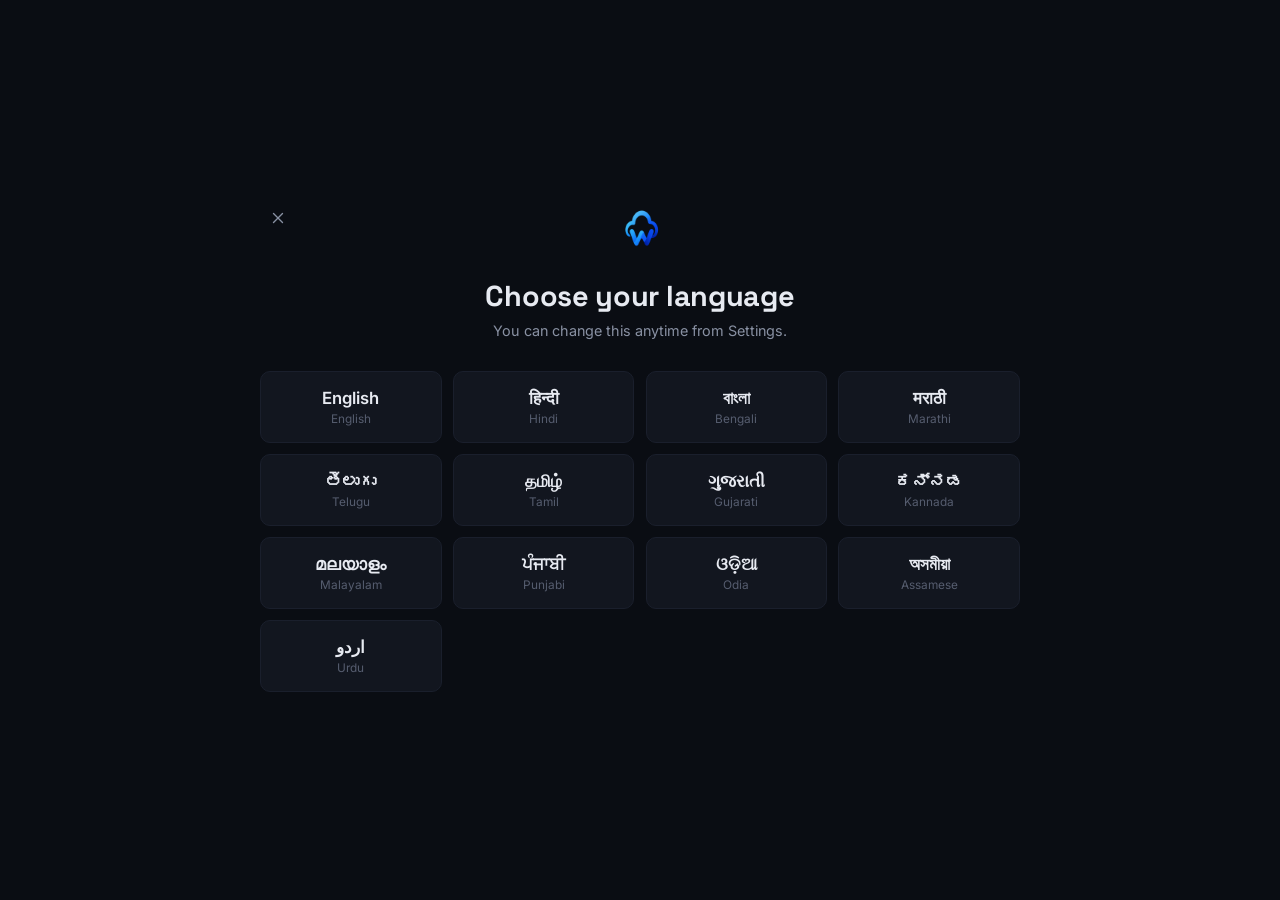
<file: index.html>
<!DOCTYPE html>
<html lang="en">
<head>
<meta charset="UTF-8">
<meta name="viewport" content="width=device-width, initial-scale=1.0, maximum-scale=1">
<title>WeatherGPT — AI Weather Intelligence & Disaster Response</title>
<link rel="icon" href="favicon.ico" sizes="any">
<link rel="icon" type="image/png" sizes="16x16" href="favicon-16x16.png">
<link rel="icon" type="image/png" sizes="32x32" href="favicon-32x32.png">
<link rel="icon" type="image/png" sizes="192x192" href="icon-192.png">
<link rel="apple-touch-icon" sizes="180x180" href="apple-touch-icon.png">
<link rel="manifest" href="manifest.json">
<meta name="theme-color" content="#0b0f14">
<meta name="description" content="Conversational weather intelligence, alerts, and emergency SOS tools that keep working with a weak connection.">
<link rel="preconnect" href="https://fonts.googleapis.com">
<link rel="preconnect" href="https://fonts.gstatic.com" crossorigin>
<link href="https://fonts.googleapis.com/css2?family=Space+Grotesk:wght@400;500;600;700&family=Inter:wght@400;500;600;700;800&family=IBM+Plex+Mono:wght@400;500;600&display=swap" rel="stylesheet">
<link rel="stylesheet" href="style.css">
</head>
<body>

<section class="view-splash" id="view-splash" aria-hidden="true">
  <div class="splash-inner">
    <img src="logo.png" alt="WeatherGPT" class="splash-logo">
    <span class="splash-name">WeatherGPT</span>
  </div>
</section>

<svg xmlns="http://www.w3.org/2000/svg" style="display:none">
<symbol id="i-satellite" viewBox="0 0 24 24"><path d="m13.5 6.5-3.148-3.148a1.205 1.205 0 0 0-1.704 0L6.352 5.648a1.205 1.205 0 0 0 0 1.704L9.5 10.5" />
  <path d="M16.5 7.5 19 5" />
  <path d="m17.5 10.5 3.148 3.148a1.205 1.205 0 0 1 0 1.704l-2.296 2.296a1.205 1.205 0 0 1-1.704 0L13.5 14.5" />
  <path d="M9 21a6 6 0 0 0-6-6" />
  <path d="M9.352 10.648a1.205 1.205 0 0 0 0 1.704l2.296 2.296a1.205 1.205 0 0 0 1.704 0l4.296-4.296a1.205 1.205 0 0 0 0-1.704l-2.296-2.296a1.205 1.205 0 0 0-1.704 0z" /></symbol>
<symbol id="i-trending-up" viewBox="0 0 24 24"><path d="M16 7h6v6" />
  <path d="m22 7-8.5 8.5-5-5L2 17" /></symbol>
<symbol id="i-compass" viewBox="0 0 24 24"><circle cx="12" cy="12" r="10" />
  <path d="m16.24 7.76-1.804 5.411a2 2 0 0 1-1.265 1.265L7.76 16.24l1.804-5.411a2 2 0 0 1 1.265-1.265z" /></symbol>
<symbol id="i-alert-triangle" viewBox="0 0 24 24"><path d="m21.73 18-8-14a2 2 0 0 0-3.48 0l-8 14A2 2 0 0 0 4 21h16a2 2 0 0 0 1.73-3" />
  <path d="M12 9v4" />
  <path d="M12 17h.01" /></symbol>
<symbol id="i-backpack" viewBox="0 0 24 24"><path d="M4 10a4 4 0 0 1 4-4h8a4 4 0 0 1 4 4v10a2 2 0 0 1-2 2H6a2 2 0 0 1-2-2z" />
  <path d="M8 10h8" />
  <path d="M8 18h8" />
  <path d="M8 22v-6a2 2 0 0 1 2-2h4a2 2 0 0 1 2 2v6" />
  <path d="M9 6V4a2 2 0 0 1 2-2h2a2 2 0 0 1 2 2v2" /></symbol>
<symbol id="i-wheat" viewBox="0 0 24 24"><path d="M2 22 16 8" />
  <path d="M3.47 12.53 5 11l1.53 1.53a3.5 3.5 0 0 1 0 4.94L5 19l-1.53-1.53a3.5 3.5 0 0 1 0-4.94Z" />
  <path d="M7.47 8.53 9 7l1.53 1.53a3.5 3.5 0 0 1 0 4.94L9 15l-1.53-1.53a3.5 3.5 0 0 1 0-4.94Z" />
  <path d="M11.47 4.53 13 3l1.53 1.53a3.5 3.5 0 0 1 0 4.94L13 11l-1.53-1.53a3.5 3.5 0 0 1 0-4.94Z" />
  <path d="M20 2h2v2a4 4 0 0 1-4 4h-2V6a4 4 0 0 1 4-4Z" />
  <path d="M11.47 17.47 13 19l-1.53 1.53a3.5 3.5 0 0 1-4.94 0L5 19l1.53-1.53a3.5 3.5 0 0 1 4.94 0Z" />
  <path d="M15.47 13.47 17 15l-1.53 1.53a3.5 3.5 0 0 1-4.94 0L9 15l1.53-1.53a3.5 3.5 0 0 1 4.94 0Z" />
  <path d="M19.47 9.47 21 11l-1.53 1.53a3.5 3.5 0 0 1-4.94 0L13 11l1.53-1.53a3.5 3.5 0 0 1 4.94 0Z" /></symbol>
<symbol id="i-footprints" viewBox="0 0 24 24"><path d="M4 16v-2.38C4 11.5 2.97 10.5 3 8c.03-2.72 1.49-6 4.5-6C9.37 2 10 3.8 10 5.5c0 3.11-2 5.66-2 8.68V16a2 2 0 1 1-4 0Z" />
  <path d="M20 20v-2.38c0-2.12 1.03-3.12 1-5.62-.03-2.72-1.49-6-4.5-6C14.63 6 14 7.8 14 9.5c0 3.11 2 5.66 2 8.68V20a2 2 0 1 0 4 0Z" />
  <path d="M16 17h4" />
  <path d="M4 13h4" /></symbol>
<symbol id="i-plane" viewBox="0 0 24 24"><path d="M17.8 19.2 16 11l3.5-3.5C21 6 21.5 4 21 3c-1-.5-3 0-4.5 1.5L13 8 4.8 6.2c-.5-.1-.9.1-1.1.5l-.3.5c-.2.5-.1 1 .3 1.3L9 12l-2 3H4l-1 1 3 2 2 3 1-1v-3l3-2 3.5 5.3c.3.4.8.5 1.3.3l.5-.2c.4-.3.6-.7.5-1.2z" /></symbol>
<symbol id="i-waves" viewBox="0 0 24 24"><path d="M2 12q2.5 2 5 0t5 0 5 0 5 0" />
  <path d="M2 19q2.5 2 5 0t5 0 5 0 5 0" />
  <path d="M2 5q2.5 2 5 0t5 0 5 0 5 0" /></symbol>
<symbol id="i-party-popper" viewBox="0 0 24 24"><path d="M5.8 11.3 2 22l10.7-3.79" />
  <path d="M4 3h.01" />
  <path d="M22 8h.01" />
  <path d="M15 2h.01" />
  <path d="M22 20h.01" />
  <path d="m22 2-2.24.75a2.9 2.9 0 0 0-1.96 3.12c.1.86-.57 1.63-1.45 1.63h-.38c-.86 0-1.6.6-1.76 1.44L14 10" />
  <path d="m22 13-.82-.33c-.86-.34-1.82.2-1.98 1.11c-.11.7-.72 1.22-1.43 1.22H17" />
  <path d="m11 2 .33.82c.34.86-.2 1.82-1.11 1.98C9.52 4.9 9 5.52 9 6.23V7" />
  <path d="M11 13c1.93 1.93 2.83 4.17 2 5-.83.83-3.07-.07-5-2-1.93-1.93-2.83-4.17-2-5 .83-.83 3.07.07 5 2Z" /></symbol>
<symbol id="i-flask-conical" viewBox="0 0 24 24"><path d="M14 2v6a2 2 0 0 0 .245.96l5.51 10.08A2 2 0 0 1 18 22H6a2 2 0 0 1-1.755-2.96l5.51-10.08A2 2 0 0 0 10 8V2" />
  <path d="M6.453 15h11.094" />
  <path d="M8.5 2h7" /></symbol>
<symbol id="i-landmark" viewBox="0 0 24 24"><path d="M10 18v-7" />
  <path d="M11.119 2.205a2 2 0 0 1 1.762 0l7.84 3.846A.5.5 0 0 1 20.5 7h-17a.5.5 0 0 1-.22-.949z" />
  <path d="M14 18v-7" />
  <path d="M18 18v-7" />
  <path d="M3 22h18" />
  <path d="M6 18v-7" /></symbol>
<symbol id="i-ambulance" viewBox="0 0 24 24"><path d="M10 10H6" />
  <path d="M14 18V6a2 2 0 0 0-2-2H4a2 2 0 0 0-2 2v11a1 1 0 0 0 1 1h2" />
  <path d="M19 18h2a1 1 0 0 0 1-1v-3.28a1 1 0 0 0-.684-.948l-1.923-.641a1 1 0 0 1-.578-.502l-1.539-3.076A1 1 0 0 0 16.382 8H14" />
  <path d="M8 8v4" />
  <path d="M9 18h6" />
  <circle cx="17" cy="18" r="2" />
  <circle cx="7" cy="18" r="2" /></symbol>
<symbol id="i-users" viewBox="0 0 24 24"><path d="M16 21v-2a4 4 0 0 0-4-4H6a4 4 0 0 0-4 4v2" />
  <path d="M16 3.128a4 4 0 0 1 0 7.744" />
  <path d="M22 21v-2a4 4 0 0 0-3-3.87" />
  <circle cx="9" cy="7" r="4" /></symbol>
<symbol id="i-lock" viewBox="0 0 24 24"><rect width="18" height="11" x="3" y="11" rx="2" ry="2" />
  <path d="M7 11V7a5 5 0 0 1 10 0v4" /></symbol>
<symbol id="i-map-pin" viewBox="0 0 24 24"><path d="M20 10c0 4.993-5.539 10.193-7.399 11.799a1 1 0 0 1-1.202 0C9.539 20.193 4 14.993 4 10a8 8 0 0 1 16 0" />
  <circle cx="12" cy="10" r="3" /></symbol>
<symbol id="i-globe" viewBox="0 0 24 24"><circle cx="12" cy="12" r="10" />
  <path d="M12 2a14.5 14.5 0 0 0 0 20 14.5 14.5 0 0 0 0-20" />
  <path d="M2 12h20" /></symbol>
<symbol id="i-home" viewBox="0 0 24 24"><path d="M15 21v-8a1 1 0 0 0-1-1h-4a1 1 0 0 0-1 1v8" />
  <path d="M3 10a2 2 0 0 1 .709-1.528l7-6a2 2 0 0 1 2.582 0l7 6A2 2 0 0 1 21 10v9a2 2 0 0 1-2 2H5a2 2 0 0 1-2-2z" /></symbol>
<symbol id="i-message-circle" viewBox="0 0 24 24"><path d="M2.992 16.342a2 2 0 0 1 .094 1.167l-1.065 3.29a1 1 0 0 0 1.236 1.168l3.413-.998a2 2 0 0 1 1.099.092 10 10 0 1 0-4.777-4.719" /></symbol>
<symbol id="i-map" viewBox="0 0 24 24"><path d="M14.106 5.553a2 2 0 0 0 1.788 0l3.659-1.83A1 1 0 0 1 21 4.619v12.764a1 1 0 0 1-.553.894l-4.553 2.277a2 2 0 0 1-1.788 0l-4.212-2.106a2 2 0 0 0-1.788 0l-3.659 1.83A1 1 0 0 1 3 19.381V6.618a1 1 0 0 1 .553-.894l4.553-2.277a2 2 0 0 1 1.788 0z" />
  <path d="M15 5.764v15" />
  <path d="M9 3.236v15" /></symbol>
<symbol id="i-bell" viewBox="0 0 24 24"><path d="M10.268 21a2 2 0 0 0 3.464 0" />
  <path d="M3.262 15.326A1 1 0 0 0 4 17h16a1 1 0 0 0 .74-1.673C19.41 13.956 18 12.499 18 8A6 6 0 0 0 6 8c0 4.499-1.411 5.956-2.738 7.326" /></symbol>
<symbol id="i-bar-chart-3" viewBox="0 0 24 24"><path d="M3 3v16a2 2 0 0 0 2 2h16" />
  <path d="M18 17V9" />
  <path d="M13 17V5" />
  <path d="M8 17v-3" /></symbol>
<symbol id="i-menu" viewBox="0 0 24 24"><path d="M4 5h16" />
  <path d="M4 12h16" />
  <path d="M4 19h16" /></symbol>
<symbol id="i-x" viewBox="0 0 24 24"><path d="M18 6 6 18" />
  <path d="m6 6 12 12" /></symbol>
<symbol id="i-mic" viewBox="0 0 24 24"><path d="M12 19v3" />
  <path d="M19 10v2a7 7 0 0 1-14 0v-2" />
  <rect x="9" y="2" width="6" height="13" rx="3" /></symbol>
<symbol id="i-send" viewBox="0 0 24 24"><path d="M14.536 21.686a.5.5 0 0 0 .937-.024l6.5-19a.496.496 0 0 0-.635-.635l-19 6.5a.5.5 0 0 0-.024.937l7.93 3.18a2 2 0 0 1 1.112 1.11z" />
  <path d="m21.854 2.147-10.94 10.939" /></symbol>
<symbol id="i-cloud-rain" viewBox="0 0 24 24"><path d="M4 14.899A7 7 0 1 1 15.71 8h1.79a4.5 4.5 0 0 1 2.5 8.242" />
  <path d="M16 14v6" />
  <path d="M8 14v6" />
  <path d="M12 16v6" /></symbol>
<symbol id="i-zap" viewBox="0 0 24 24"><path d="M15.914 4a1.5 1.5 0 00-2.474-1.561l-9 9A1.5 1.5 0 005.5 14h4.002a.5.5 0 01.471.666L8.086 20a1.5 1.5 0 002.475 1.56l9-9A1.5 1.5 0 0018.5 10h-3.997a.5.5 0 01-.472-.667z" /></symbol>
<symbol id="i-wind" viewBox="0 0 24 24"><path d="M12.8 19.6A2 2 0 1 0 14 16H2" />
  <path d="M17.5 8a2.5 2.5 0 1 1 2 4H2" />
  <path d="M9.8 4.4A2 2 0 1 1 11 8H2" /></symbol>
<symbol id="i-tent" viewBox="0 0 24 24"><path d="M3.5 21 14 3" />
  <path d="M20.5 21 10 3" />
  <path d="M15.5 21 12 15l-3.5 6" />
  <path d="M2 21h20" /></symbol>
<symbol id="i-umbrella" viewBox="0 0 24 24"><path d="M12 13v7a2 2 0 0 0 4 0" />
  <path d="M12 2v2" />
  <path d="M20.992 13a1 1 0 0 0 .97-1.274 10.284 10.284 0 0 0-19.923 0A1 1 0 0 0 3 13z" /></symbol>
<symbol id="i-activity" viewBox="0 0 24 24"><path d="M22 12h-2.48a2 2 0 0 0-1.93 1.46l-2.35 8.36a.25.25 0 0 1-.48 0L9.24 2.18a.25.25 0 0 0-.48 0l-2.35 8.36A2 2 0 0 1 4.49 12H2" /></symbol>
<symbol id="i-thermometer" viewBox="0 0 24 24"><path d="M14 4v10.54a4 4 0 1 1-4 0V4a2 2 0 0 1 4 0Z" /></symbol>
<symbol id="i-snowflake" viewBox="0 0 24 24"><path d="m10 20-1.25-2.5L6 18" />
  <path d="M10 4 8.75 6.5 6 6" />
  <path d="m14 20 1.25-2.5L18 18" />
  <path d="m14 4 1.25 2.5L18 6" />
  <path d="m17 21-3-6h-4" />
  <path d="m17 3-3 6 1.5 3" />
  <path d="M2 12h6.5L10 9" />
  <path d="m20 10-1.5 2 1.5 2" />
  <path d="M22 12h-6.5L14 15" />
  <path d="m4 10 1.5 2L4 14" />
  <path d="m7 21 3-6-1.5-3" />
  <path d="m7 3 3 6h4" /></symbol>
<symbol id="i-luggage" viewBox="0 0 24 24"><path d="M6 20a2 2 0 0 1-2-2V8a2 2 0 0 1 2-2h12a2 2 0 0 1 2 2v10a2 2 0 0 1-2 2" />
  <path d="M8 18V4a2 2 0 0 1 2-2h4a2 2 0 0 1 2 2v14" />
  <path d="M10 20h4" />
  <circle cx="16" cy="20" r="2" />
  <circle cx="8" cy="20" r="2" /></symbol>
<symbol id="i-cloud-fog" viewBox="0 0 24 24"><path d="M4 14.899A7 7 0 1 1 15.71 8h1.79a4.5 4.5 0 0 1 2.5 8.242" />
  <path d="M16 17H7" />
  <path d="M17 21H9" /></symbol>
<symbol id="i-clock" viewBox="0 0 24 24"><circle cx="12" cy="12" r="10" />
  <path d="M12 6v6l4 2" /></symbol>
<symbol id="i-bar-chart" viewBox="0 0 24 24"><path d="M5 21v-6" />
  <path d="M12 21V9" />
  <path d="M19 21V3" /></symbol>
<symbol id="i-calculator" viewBox="0 0 24 24"><rect width="16" height="20" x="4" y="2" rx="2" />
  <line x1="8" x2="16" y1="6" y2="6" />
  <line x1="16" x2="16" y1="14" y2="18" />
  <path d="M16 10h.01" />
  <path d="M12 10h.01" />
  <path d="M8 10h.01" />
  <path d="M12 14h.01" />
  <path d="M8 14h.01" />
  <path d="M12 18h.01" />
  <path d="M8 18h.01" /></symbol>
<symbol id="i-folder" viewBox="0 0 24 24"><path d="M20 20a2 2 0 0 0 2-2V8a2 2 0 0 0-2-2h-7.9a2 2 0 0 1-1.69-.9L9.6 3.9A2 2 0 0 0 7.93 3H4a2 2 0 0 0-2 2v13a2 2 0 0 0 2 2Z" /></symbol>
<symbol id="i-radio-tower" viewBox="0 0 24 24"><path d="M4.9 16.1C1 12.2 1 5.8 4.9 1.9" />
  <path d="M7.8 4.7a6.14 6.14 0 0 0-.8 7.5" />
  <circle cx="12" cy="9" r="2" />
  <path d="M16.2 4.8c2 2 2.26 5.11.8 7.47" />
  <path d="M19.1 1.9a9.96 9.96 0 0 1 0 14.1" />
  <path d="M9.5 18h5" />
  <path d="m8 22 4-11 4 11" /></symbol>
<symbol id="i-triangle-alert" viewBox="0 0 24 24"><path d="m21.73 18-8-14a2 2 0 0 0-3.48 0l-8 14A2 2 0 0 0 4 21h16a2 2 0 0 0 1.73-3" />
  <path d="M12 9v4" />
  <path d="M12 17h.01" /></symbol>
<symbol id="i-hand" viewBox="0 0 24 24"><path d="M18 11V6a2 2 0 0 0-2-2a2 2 0 0 0-2 2" />
  <path d="M14 10V4a2 2 0 0 0-2-2a2 2 0 0 0-2 2v2" />
  <path d="M10 10.5V6a2 2 0 0 0-2-2a2 2 0 0 0-2 2v8" />
  <path d="M18 8a2 2 0 1 1 4 0v6a8 8 0 0 1-8 8h-2c-2.8 0-4.5-.86-5.99-2.34l-3.6-3.6a2 2 0 0 1 2.83-2.82L7 15" /></symbol>
<symbol id="i-sun" viewBox="0 0 24 24"><circle cx="12" cy="12" r="4" />
  <path d="M12 2v2" />
  <path d="M12 20v2" />
  <path d="m4.93 4.93 1.41 1.41" />
  <path d="m17.66 17.66 1.41 1.41" />
  <path d="M2 12h2" />
  <path d="M20 12h2" />
  <path d="m6.34 17.66-1.41 1.41" />
  <path d="m19.07 4.93-1.41 1.41" /></symbol>
<symbol id="i-cloud-sun" viewBox="0 0 24 24"><path d="M12 2v2" />
  <path d="m4.93 4.93 1.41 1.41" />
  <path d="M20 12h2" />
  <path d="m19.07 4.93-1.41 1.41" />
  <path d="M15.947 12.65a4 4 0 0 0-5.925-4.128" />
  <path d="M13 22H7a5 5 0 1 1 4.9-6H13a3 3 0 0 1 0 6Z" /></symbol>
<symbol id="i-cloud" viewBox="0 0 24 24"><path d="M17.5 19H9a7 7 0 1 1 6.71-9h1.79a4.5 4.5 0 1 1 0 9Z" /></symbol>
<symbol id="i-cloud-lightning" viewBox="0 0 24 24"><path d="M6 16.326A7 7 0 1 1 15.71 8h1.79a4.5 4.5 0 0 1 .5 8.973" />
  <path d="m13 12-3 5h4l-3 5" /></symbol>
<symbol id="i-moon" viewBox="0 0 24 24"><path d="M20.985 12.486a9 9 0 1 1-9.473-9.472c.405-.022.617.46.402.803a6 6 0 0 0 8.268 8.268c.344-.215.825-.004.803.401" /></symbol>
<symbol id="i-check" viewBox="0 0 24 24"><path d="M20 6 9 17l-5-5" /></symbol>
<symbol id="i-droplet" viewBox="0 0 24 24"><path d="M12 22a7 7 0 0 0 7-7c0-2-1-3.9-3-5.5s-3.5-4-4-6.5c-.5 2.5-2 4.9-4 6.5C6 11.1 5 13 5 15a7 7 0 0 0 7 7z" /></symbol>
<symbol id="i-droplets" viewBox="0 0 24 24"><path d="M7 16.3c2.2 0 4-1.83 4-4.05 0-1.16-.57-2.26-1.71-3.19S7.29 6.75 7 5.3c-.29 1.45-1.14 2.84-2.29 3.76S3 11.1 3 12.25c0 2.22 1.8 4.05 4 4.05z" />
  <path d="M12.56 6.6A10.97 10.97 0 0 0 14 3.02c.5 2.5 2 4.9 4 6.5s3 3.5 3 5.5a6.98 6.98 0 0 1-11.91 4.97" /></symbol>
<symbol id="i-shield-check" viewBox="0 0 24 24"><path d="M20 13c0 5-3.5 7.5-7.66 8.95a1 1 0 0 1-.67-.01C7.5 20.5 4 18 4 13V6a1 1 0 0 1 1-1c2 0 4.5-1.2 6.24-2.72a1.17 1.17 0 0 1 1.52 0C14.51 3.81 17 5 19 5a1 1 0 0 1 1 1z" />
  <path d="m9 12 2 2 4-4" /></symbol>
<symbol id="i-building-2" viewBox="0 0 24 24"><path d="M10 12h4" />
  <path d="M10 8h4" />
  <path d="M14 21v-3a2 2 0 0 0-4 0v3" />
  <path d="M6 10H4a2 2 0 0 0-2 2v7a2 2 0 0 0 2 2h16a2 2 0 0 0 2-2V9a2 2 0 0 0-2-2h-2" />
  <path d="M6 21V5a2 2 0 0 1 2-2h8a2 2 0 0 1 2 2v16" /></symbol>
<symbol id="i-route" viewBox="0 0 24 24"><circle cx="6" cy="19" r="3" />
  <path d="M9 19h8.5a3.5 3.5 0 0 0 0-7h-11a3.5 3.5 0 0 1 0-7H15" />
  <circle cx="18" cy="5" r="3" /></symbol>
<symbol id="i-navigation" viewBox="0 0 24 24"><polygon points="3 11 22 2 13 21 11 13 3 11" /></symbol>
<symbol id="i-siren" viewBox="0 0 24 24"><path d="M7 18v-6a5 5 0 1 1 10 0v6" />
  <path d="M5 21a1 1 0 0 0 1 1h12a1 1 0 0 0 1-1v-1a2 2 0 0 0-2-2H7a2 2 0 0 0-2 2z" />
  <path d="M21 12h1" />
  <path d="M18.5 4.5 18 5" />
  <path d="M2 12h1" />
  <path d="M12 2v1" />
  <path d="m4.929 4.929.707.707" />
  <path d="M12 12v6" /></symbol>
<symbol id="i-check-circle" viewBox="0 0 24 24"><path d="M21.801 10A10 10 0 1 1 17 3.335" />
  <path d="m9 11 3 3L22 4" /></symbol>
<symbol id="i-chevron-down" viewBox="0 0 24 24"><path d="m6 9 6 6 6-6" /></symbol>
<symbol id="i-chevron-right" viewBox="0 0 24 24"><path d="m9 18 6-6-6-6" /></symbol>
<symbol id="i-edit-3" viewBox="0 0 24 24"><path d="M13 21h8" />
  <path d="M21.174 6.812a1 1 0 0 0-3.986-3.987L3.842 16.174a2 2 0 0 0-.5.83l-1.321 4.352a.5.5 0 0 0 .623.622l4.353-1.32a2 2 0 0 0 .83-.497z" /></symbol>
<symbol id="i-log-out" viewBox="0 0 24 24"><path d="m16 17 5-5-5-5" />
  <path d="M21 12H9" />
  <path d="M9 21H5a2 2 0 0 1-2-2V5a2 2 0 0 1 2-2h4" /></symbol>
<symbol id="i-settings" viewBox="0 0 24 24"><path d="M9.671 4.136a2.34 2.34 0 0 1 4.659 0 2.34 2.34 0 0 0 3.319 1.915 2.34 2.34 0 0 1 2.33 4.033 2.34 2.34 0 0 0 0 3.831 2.34 2.34 0 0 1-2.33 4.033 2.34 2.34 0 0 0-3.319 1.915 2.34 2.34 0 0 1-4.659 0 2.34 2.34 0 0 0-3.32-1.915 2.34 2.34 0 0 1-2.33-4.033 2.34 2.34 0 0 0 0-3.831A2.34 2.34 0 0 1 6.35 6.051a2.34 2.34 0 0 0 3.319-1.915" />
  <circle cx="12" cy="12" r="3" /></symbol>
<symbol id="i-bell-ring" viewBox="0 0 24 24"><path d="M10.268 21a2 2 0 0 0 3.464 0" />
  <path d="M22 8c0-2.3-.8-4.3-2-6" />
  <path d="M3.262 15.326A1 1 0 0 0 4 17h16a1 1 0 0 0 .74-1.673C19.41 13.956 18 12.499 18 8A6 6 0 0 0 6 8c0 4.499-1.411 5.956-2.738 7.326" />
  <path d="M4 2C2.8 3.7 2 5.7 2 8" /></symbol>
<symbol id="i-cloud-sun-rain" viewBox="0 0 24 24"><path d="M12 2v2" />
  <path d="m4.93 4.93 1.41 1.41" />
  <path d="M20 12h2" />
  <path d="m19.07 4.93-1.41 1.41" />
  <path d="M15.947 12.65a4 4 0 0 0-5.925-4.128" />
  <path d="M3 20a5 5 0 1 1 8.9-4H13a3 3 0 0 1 2 5.24" />
  <path d="M11 20v2" />
  <path d="M7 19v2" /></symbol>
<symbol id="i-circle-check-big" viewBox="0 0 24 24"><path d="M21.801 10A10 10 0 1 1 17 3.335" />
  <path d="m9 11 3 3L22 4" /></symbol>
<symbol id="i-radio" viewBox="0 0 24 24"><path d="M16.247 7.761a6 6 0 0 1 0 8.478" />
  <path d="M19.075 4.933a10 10 0 0 1 0 14.134" />
  <path d="M4.925 19.067a10 10 0 0 1 0-14.134" />
  <path d="M7.753 16.239a6 6 0 0 1 0-8.478" />
  <circle cx="12" cy="12" r="2" /></symbol>
</svg>

<section class="view" id="view-language">
  <div class="lang-gate">
    <button class="icon-btn lang-gate-back" id="langGateBack" aria-label="Back" hidden><svg class="icon-md"><use href="#i-x"></use></svg></button>
    <img src="logo.png" alt="WeatherGPT" class="lang-gate-mark">
    <h1 data-i18n="lang_gate_title">Choose your language</h1>
    <p class="lang-gate-sub" data-i18n="lang_gate_sub">You can change this anytime from Settings.</p>
    <div class="lang-grid" id="languageGrid"></div>
  </div>
</section>

<section class="view" id="view-landing">
  <header class="nav">
    <div class="brand">
      <img src="logo.png" alt="WeatherGPT" class="brand-mark">
      <span class="brand-name">WeatherGPT</span>
    </div>
    <nav class="nav-links" id="navLinks">
      <div class="nav-links-primary">
        <a href="#features" data-i18n="nav_platform">Platform</a>
        <a href="#pillars" data-i18n="nav_intelligence">Intelligence</a>
        <a href="#personas" data-i18n="nav_personas">Who it's for</a>
      </div>
      <div class="nav-links-cta">
        <button class="btn btn-ghost" id="btnNavLogin" data-i18n="nav_login">Log in</button>
        <button class="btn btn-primary" id="btnNavStart" data-i18n="nav_start">Get started</button>
      </div>
    </nav>
    <button class="icon-btn nav-hamburger" id="btnNavHamburger" aria-label="Open menu" aria-expanded="false" aria-controls="navLinks">
      <svg class="icon-md nav-hamburger-icon-menu"><use href="#i-menu"></use></svg>
      <svg class="icon-md nav-hamburger-icon-close"><use href="#i-x"></use></svg>
    </button>
  </header>

  <main class="hero">
    <div class="hero-copy">
      <p class="eyebrow" data-i18n="hero_eyebrow">Predict · Prepare · Protect · Respond</p>
      <h1><span data-i18n="hero_title_1">The weather has a lot to say.</span><br><span class="accent-text" data-i18n="hero_title_2">WeatherGPT tells you what it means for you.</span></h1>
      <p class="hero-sub" data-i18n="hero_sub">One conversational intelligence layer over radar, satellite, lightning, hydrology and emergency data — turning raw atmosphere into plain-language decisions for citizens, farmers, travelers, researchers and disaster command centres.</p>
      <div class="hero-actions">
        <button class="btn btn-primary btn-lg" id="btnHeroStart" data-i18n="hero_cta_start">Start with WeatherGPT</button>
        <button class="btn btn-outline btn-lg" id="btnHeroDemo" data-i18n="hero_cta_demo">What is WeatherGPT? ↓</button>
      </div>
      <div class="hero-trust">
        <div><strong>4</strong><span data-i18n="hero_trust_1">Intelligence pillars</span></div>
        <div><strong>18+</strong><span data-i18n="hero_trust_2">User personas</span></div>
        <div><strong>24/7</strong><span data-i18n="hero_trust_3">Mesh-resilient SOS</span></div>
      </div>
    </div>
    <div class="hero-visual" aria-hidden="true">
      <div class="radar-scope">
        <div class="radar-rings"></div>
        <div class="radar-sweep"></div>
        <div class="radar-blip b1"></div>
        <div class="radar-blip b2"></div>
        <div class="radar-blip b3"></div>
        <div class="scope-readout">
          <span id="scopeTemp">31.4°C</span>
          <small>Kolkata · Live conditions</small>
        </div>
      </div>
      <div class="hero-chips">
        <div class="hero-chip"><span class="icon-tile warn"><svg class="icon"><use href="#i-cloud-lightning"></use></svg></span> Storm cell tracked · <strong>12 min out</strong></div>
        <div class="hero-chip"><span class="icon-tile"><svg class="icon"><use href="#i-waves"></use></svg></span> Flood risk: <strong>Moderate</strong>, Ward 7</div>
        <div class="hero-chip"><span class="icon-tile safe"><svg class="icon"><use href="#i-check"></use></svg></span> Safe run window: <strong>6:10–7:20 AM</strong></div>
      </div>
    </div>
  </main>

  <section class="demo-strip" id="demoStrip">
    <div class="demo-card">
      <span class="demo-q" data-i18n="demo_question">“Should I carry an umbrella when I leave at 6?”</span>
      <span class="demo-a" data-i18n="demo_answer">Rain probability climbs to 68% after 5:40 PM near you — pack it, and leave 10 minutes earlier to beat the heaviest band.</span>
    </div>
  </section>

  <section class="section" id="pillars">
    <h2 class="section-title" data-i18n="pillars_title">Four inseparable pillars</h2>
    <p class="section-sub" data-i18n="pillars_sub">Every feature in WeatherGPT lives inside one of these — from a citizen's umbrella question to a command centre's rescue route.</p>
    <div class="pillars-grid">
      <div class="pillar-card">
        <div class="icon-tile lg"><svg class="icon-lg"><use href="#i-satellite"></use></svg></div>
        <h3 data-i18n="pillar_weather_title">Weather Intelligence</h3>
        <p data-i18n="pillar_weather_desc">Real-time observations, forecasts, radar, satellite and environmental conditions — accessible by conversation.</p>
      </div>
      <div class="pillar-card">
        <div class="icon-tile lg"><svg class="icon-lg"><use href="#i-trending-up"></use></svg></div>
        <h3 data-i18n="pillar_predictive_title">Predictive Intelligence</h3>
        <p data-i18n="pillar_predictive_desc">NWP fusion, nowcasting, thunderstorm and lightning tracking, heavy-rainfall and inundation probability.</p>
      </div>
      <div class="pillar-card">
        <div class="icon-tile lg"><svg class="icon-lg"><use href="#i-compass"></use></svg></div>
        <h3 data-i18n="pillar_impact_title">Impact Intelligence</h3>
        <p data-i18n="pillar_impact_desc">Exposure, infrastructure effects, cascading hazard chains, route, shelter and resource implications.</p>
      </div>
      <div class="pillar-card">
        <div class="icon-tile lg warn"><svg class="icon-lg"><use href="#i-alert-triangle"></use></svg></div>
        <h3 data-i18n="pillar_response_title">Response Intelligence</h3>
        <p data-i18n="pillar_response_desc">Alerts, command dashboards, mesh-resilient SOS, incident prioritization and rescue routing.</p>
      </div>
    </div>
  </section>

  <section class="section" id="features">
    <h2 class="section-title" data-i18n="features_title">One assistant, every kind of weather question</h2>
    <div class="feature-grid">
      <div class="feature-card"><h4 data-i18n="feature_conversational_title">Conversational core</h4><p data-i18n="feature_conversational_desc">Ask naturally, in text or voice, in English or regional languages. Follow-up questions carry context.</p></div>
      <div class="feature-card"><h4 data-i18n="feature_nowcasting_title">Nowcasting</h4><p data-i18n="feature_nowcasting_desc">15/30/60/120-minute thunderstorm, lightning and rainfall projections with confidence bands.</p></div>
      <div class="feature-card"><h4 data-i18n="feature_flood_title">Flood & inundation</h4><p data-i18n="feature_flood_desc">Rainfall + terrain + drainage + river level fusion to estimate extent, depth and time-to-impact.</p></div>
      <div class="feature-card"><h4 data-i18n="feature_cascading_title">Cascading risk</h4><p data-i18n="feature_cascading_desc">Cyclone → rainfall → flood → road blockage → power/network loss, modeled as a live graph.</p></div>
      <div class="feature-card"><h4 data-i18n="feature_mesh_title">Mesh SOS</h4><p data-i18n="feature_mesh_desc">Battery-aware emergency signalling that relays through nearby devices when networks fail.</p></div>
      <div class="feature-card"><h4 data-i18n="feature_command_title">Command centre</h4><p data-i18n="feature_command_desc">Hazard, impact, incident and resource views for authorized disaster-management officers.</p></div>
    </div>
  </section>

  <section class="section" id="personas">
    <h2 class="section-title" data-i18n="personas_title">Built for every persona in the chain</h2>
    <div class="persona-row">
      <span class="persona-pill"><svg class="icon"><use href="#i-backpack"></use></svg> Student / commuter</span>
      <span class="persona-pill"><svg class="icon"><use href="#i-wheat"></use></svg> Farmer</span>
      <span class="persona-pill"><svg class="icon"><use href="#i-footprints"></use></svg> Runner</span>
      <span class="persona-pill"><svg class="icon"><use href="#i-plane"></use></svg> Traveler</span>
      <span class="persona-pill"><svg class="icon"><use href="#i-waves"></use></svg> Beachgoer</span>
      <span class="persona-pill"><svg class="icon"><use href="#i-party-popper"></use></svg> Event planner</span>
      <span class="persona-pill"><svg class="icon"><use href="#i-flask-conical"></use></svg> Researcher</span>
      <span class="persona-pill"><svg class="icon"><use href="#i-landmark"></use></svg> Disaster officer</span>
      <span class="persona-pill"><svg class="icon"><use href="#i-siren"></use></svg> Responder</span>
      <span class="persona-pill"><svg class="icon"><use href="#i-users"></use></svg> Parent</span>
    </div>
  </section>

  <footer class="landing-footer">
    <div class="brand"><img src="logo.png" alt="WeatherGPT" class="brand-mark small"><span class="brand-name">WeatherGPT</span></div>
    <p data-i18n="footer_tagline">Decision support, not an autonomous authority. Official warnings and dispatch remain with the relevant institution.</p>
    <p class="copyright">© 2026 WeatherGPT — Prototype interface for demonstration purposes.</p>
  </footer>
</section>

<section class="view view-auth" id="view-auth" hidden>
  <div class="auth-shell">
    <div class="auth-side">
      <div class="brand"><img src="logo.png" alt="WeatherGPT" class="brand-mark"><span class="brand-name">WeatherGPT</span></div>
      <h2 data-i18n="auth_side_title">Weather intelligence, on your terms.</h2>
      <p data-i18n="auth_side_desc">Sign in to save locations, get personalized advisories, and enable emergency SOS features.</p>
      <ul class="auth-points">
        <li><svg class="icon"><use href="#i-lock"></use></svg> <span data-i18n="auth_point_1">Your emergency data is encrypted and access-controlled</span></li>
        <li><svg class="icon"><use href="#i-map-pin"></use></svg> <span data-i18n="auth_point_2">Location used only to personalize your forecast</span></li>
        <li><svg class="icon"><use href="#i-globe"></use></svg> <span data-i18n="auth_point_3">Available in English and regional languages</span></li>
      </ul>
    </div>
    <div class="auth-panel">

            <div class="auth-step" id="step-identifier">
        <button class="auth-back" id="backToLanding" aria-label="Back">←</button>
        <h3 data-i18n="auth_welcome_title">Log in or sign up</h3>
        <p class="auth-hint" data-i18n="auth_welcome_sub">We'll send a one-time code to verify it's you — no password to remember.</p>

        <span class="field-label" data-i18n="auth_continue_as">Continue as</span>
        <div class="segmented account-type-switch" id="accountTypeSwitch">
          <button class="seg-btn active" data-account="citizen" type="button"><svg class="icon icon-sm"><use href="#i-users"></use></svg> <span data-i18n="role_citizen">Citizen</span></button>
          <button class="seg-btn" data-account="official" type="button"><svg class="icon icon-sm"><use href="#i-landmark"></use></svg> <span data-i18n="role_official">Government Official</span></button>
        </div>

                <div id="citizenAuthFields">
          <div class="segmented" id="authModeSwitch">
            <button class="seg-btn active" data-mode="phone" data-i18n="tab_phone">Phone</button>
            <button class="seg-btn" data-mode="email" data-i18n="tab_email">Email</button>
          </div>

          <label class="field" id="phoneField">
            <span data-i18n="field_mobile_number">Mobile number</span>
            <div class="input-with-prefix">
              <span class="prefix">+91</span>
              <input type="tel" id="inputPhone" inputmode="numeric" maxlength="10" placeholder="98765 43210" autocomplete="tel">
            </div>
          </label>

          <label class="field" id="emailField" hidden>
            <span data-i18n="field_email_address">Email address</span>
            <input type="email" id="inputEmail" placeholder="you@example.com" autocomplete="email">
          </label>

          <p class="field-error" id="identifierError" hidden></p>

          <button class="btn btn-primary btn-block" id="btnSendOtp" data-i18n="btn_send_otp">Send OTP</button>

          <div class="auth-divider"><span data-i18n="auth_or_continue">or continue with</span></div>
          <div class="social-row">
            <button class="btn btn-social" data-i18n="btn_social_google">Google</button>
            <button class="btn btn-social" data-i18n="btn_social_apple">Apple</button>
          </div>
          <p class="auth-legal" data-i18n="auth_legal_citizen">By continuing you agree to WeatherGPT's Terms and acknowledge the Privacy Notice, including consent settings for SOS location sharing.</p>
        </div>

                <div id="officialAuthFields" hidden>
          <label class="field">
            <span data-i18n="field_employee_id">Government Employee ID</span>
            <input type="text" id="inputEmployeeId" placeholder="e.g. WB-DM-04821" autocomplete="off">
          </label>

          <label class="field">
            <span data-i18n="field_official_email">Official email address</span>
            <input type="email" id="inputOfficialEmail" placeholder="name@nic.in" autocomplete="email">
          </label>

          <label class="field">
            <span data-i18n="field_department">Department</span>
            <select id="inputDepartment">
              <option value="Disaster Management">Disaster Management</option>
              <option value="Meteorological Department">Meteorological Department</option>
              <option value="District Administration">District Administration</option>
              <option value="Municipal Corporation">Municipal Corporation</option>
              <option value="Police">Police</option>
              <option value="Fire &amp; Emergency Services">Fire &amp; Emergency Services</option>
              <option value="NDRF / SDRF">NDRF / SDRF</option>
              <option value="Other">Other</option>
            </select>
          </label>

          <p class="field-error" id="officialIdentifierError" hidden></p>

          <button class="btn btn-primary btn-block" id="btnSendOtpOfficial" data-i18n="btn_send_verification">Send verification code</button>

          <p class="auth-legal" data-i18n="auth_legal_official">Access is limited to verified government and disaster-management accounts. Sign-in attempts are logged, and the Command Centre is only enabled after verification.</p>
        </div>
      </div>

            <div class="auth-step" id="step-otp" hidden>
        <button class="auth-back" id="backToIdentifier" aria-label="Back">←</button>
        <h3 data-i18n="otp_title" id="otpTitle">Enter the code</h3>
        <p class="auth-hint"><span id="otpHintPrefix">We sent a 6-digit code to</span> <strong id="otpDestination">+91 98765 43210</strong>. <button class="link-btn" id="btnEditDestination" data-i18n="field_edit">Edit</button></p>

        <div class="otp-row" id="otpRow">
          <input class="otp-box" maxlength="1" inputmode="numeric" autocomplete="one-time-code" data-i="0">
          <input class="otp-box" maxlength="1" inputmode="numeric" data-i="1">
          <input class="otp-box" maxlength="1" inputmode="numeric" data-i="2">
          <input class="otp-box" maxlength="1" inputmode="numeric" data-i="3">
          <input class="otp-box" maxlength="1" inputmode="numeric" data-i="4">
          <input class="otp-box" maxlength="1" inputmode="numeric" data-i="5">
        </div>
        <p class="field-error" id="otpError" hidden data-i18n="otp_no_match">That code didn't match. Try again or resend.</p>
        <p class="otp-demo-hint" data-i18n="otp_demo_hint">Prototype mode — enter any 6 digits to continue.</p>

        <button class="btn btn-primary btn-block" id="btnVerifyOtp" data-i18n="btn_verify_otp">Verify & continue</button>
        <p class="resend-row"><span data-i18n="otp_didnt_get">Didn't get it?</span> <button class="link-btn" id="btnResend" disabled><span data-i18n="otp_resend_in">Resend in</span> <span id="resendTimer">30</span>s</button></p>
      </div>

            <div class="auth-step" id="step-profile" hidden>
        <h3 id="profileTitle" data-i18n="profile_title">A couple of quick things</h3>
        <p class="auth-hint" id="profileSub" data-i18n="profile_sub">This helps us personalize your home screen. You can change all of this later.</p>

        <label class="field">
          <span data-i18n="label_name">What should we call you?</span>
          <input type="text" id="inputName" placeholder="Your name">
        </label>

        <label class="field">
          <span data-i18n="field_state_ut">State / Union Territory</span>
          <select id="inputState">
            <optgroup label="States">
              <option value="Andhra Pradesh">Andhra Pradesh</option>
              <option value="Arunachal Pradesh">Arunachal Pradesh</option>
              <option value="Assam">Assam</option>
              <option value="Bihar">Bihar</option>
              <option value="Chhattisgarh">Chhattisgarh</option>
              <option value="Goa">Goa</option>
              <option value="Gujarat">Gujarat</option>
              <option value="Haryana">Haryana</option>
              <option value="Himachal Pradesh">Himachal Pradesh</option>
              <option value="Jharkhand">Jharkhand</option>
              <option value="Karnataka">Karnataka</option>
              <option value="Kerala">Kerala</option>
              <option value="Madhya Pradesh">Madhya Pradesh</option>
              <option value="Maharashtra">Maharashtra</option>
              <option value="Manipur">Manipur</option>
              <option value="Meghalaya">Meghalaya</option>
              <option value="Mizoram">Mizoram</option>
              <option value="Nagaland">Nagaland</option>
              <option value="Odisha">Odisha</option>
              <option value="Punjab">Punjab</option>
              <option value="Rajasthan">Rajasthan</option>
              <option value="Sikkim">Sikkim</option>
              <option value="Tamil Nadu">Tamil Nadu</option>
              <option value="Telangana">Telangana</option>
              <option value="Tripura">Tripura</option>
              <option value="Uttar Pradesh">Uttar Pradesh</option>
              <option value="Uttarakhand">Uttarakhand</option>
              <option value="West Bengal" selected>West Bengal</option>
            </optgroup>
            <optgroup label="Union Territories">
              <option value="Andaman and Nicobar Islands">Andaman and Nicobar Islands</option>
              <option value="Chandigarh">Chandigarh</option>
              <option value="Dadra and Nagar Haveli and Daman and Diu">Dadra and Nagar Haveli and Daman and Diu</option>
              <option value="Delhi">Delhi (NCT)</option>
              <option value="Jammu and Kashmir">Jammu and Kashmir</option>
              <option value="Ladakh">Ladakh</option>
              <option value="Lakshadweep">Lakshadweep</option>
              <option value="Puducherry">Puducherry</option>
            </optgroup>
          </select>
        </label>

        <label class="field">
          <span data-i18n="field_city_town">City / Town</span>
          <select id="inputCity"></select>
        </label>

                <div id="citizenPersonaSection">
          <span class="field-label" data-i18n="label_role">I'm mainly here as a</span>
          <div class="role-grid" id="roleGrid">
            <button class="role-card active" type="button" data-role="citizen"><svg class="icon"><use href="#i-home"></use></svg><span data-i18n="role_citizen">Citizen</span></button>
            <button class="role-card" type="button" data-role="student"><svg class="icon"><use href="#i-backpack"></use></svg><span data-i18n="role_student">Student</span></button>
            <button class="role-card" type="button" data-role="parent"><svg class="icon"><use href="#i-users"></use></svg><span data-i18n="role_parent">Parent</span></button>
            <button class="role-card" type="button" data-role="farmer"><svg class="icon"><use href="#i-wheat"></use></svg><span data-i18n="role_farmer">Farmer</span></button>
            <button class="role-card" type="button" data-role="traveler"><svg class="icon"><use href="#i-plane"></use></svg><span data-i18n="role_traveler">Traveler</span></button>
            <button class="role-card" type="button" data-role="fitness_trainer"><svg class="icon"><use href="#i-activity"></use></svg><span data-i18n="role_fitness_trainer">Fitness Trainer</span></button>
            <button class="role-card" type="button" data-role="researcher"><svg class="icon"><use href="#i-flask-conical"></use></svg><span data-i18n="role_researcher">Researcher</span></button>
            <button class="role-card" type="button" data-role="runner"><svg class="icon"><use href="#i-footprints"></use></svg><span data-i18n="role_runner">Runner</span></button>
            <button class="role-card role-more" type="button" id="roleMoreToggle" aria-expanded="false"><svg class="icon i-chevron"><use href="#i-chevron-right"></use></svg><span id="roleMoreToggleLabel" data-i18n="role_more">More</span></button>
            <button class="role-card role-extra" type="button" data-role="beachgoer" hidden><svg class="icon"><use href="#i-waves"></use></svg><span data-i18n="role_beachgoer">Beachgoer</span></button>
            <button class="role-card role-extra" type="button" data-role="event_planner" hidden><svg class="icon"><use href="#i-party-popper"></use></svg><span data-i18n="role_event_planner">Event Planner</span></button>
            <button class="role-card role-extra" type="button" data-role="responder" hidden><svg class="icon"><use href="#i-siren"></use></svg><span data-i18n="role_responder">Responder</span></button>
          </div>
        </div>

                <div id="officialProfileSection" hidden>
          <label class="field">
            <span data-i18n="field_designation">Designation / Rank</span>
            <input type="text" id="inputDesignation" placeholder="e.g. District Disaster Management Officer">
          </label>
          <label class="field">
            <span data-i18n="field_jurisdiction">Jurisdiction / Office</span>
            <input type="text" id="inputJurisdiction" placeholder="e.g. Hooghly District Control Room">
          </label>
          <p class="auth-legal"><span data-i18n="label_department_colon">Department:</span> <strong id="officialDeptDisplay">—</strong> · <span data-i18n="official_dept_note">Command Centre access will be enabled for this account.</span></p>
        </div>

        <button class="btn btn-primary btn-block" id="btnFinishProfile" data-i18n="btn_finish_profile">Enter WeatherGPT</button>
      </div>

    </div>
  </div>
</section>

<section class="view view-app" id="view-app" hidden>
  <div class="app-shell">

        <div class="mobile-topbar">
      <button class="icon-btn" id="btnOpenSidebar" aria-label="Open menu"><svg class="icon-md"><use href="#i-menu"></use></svg></button>
      <div class="brand small"><img src="logo.png" alt="WeatherGPT" class="brand-mark small"><span class="brand-name">WeatherGPT</span></div>
      <div class="mobile-topbar-actions">
        <button class="icon-btn js-settings-trigger" id="btnSettingsMobile" aria-label="Settings" aria-haspopup="true" aria-expanded="false"><svg class="icon-md"><use href="#i-settings"></use></svg></button>
        <button class="icon-btn sos-mini" id="btnMobileSOS" aria-label="SOS">SOS</button>
      </div>
    </div>

    <div class="sidebar-scrim" id="sidebarScrim"></div>

        <aside class="sidebar" id="sidebar">
      <div class="sidebar-head">
        <div class="brand"><img src="logo.png" alt="WeatherGPT" class="brand-mark"><span class="brand-name">WeatherGPT</span></div>
        <button class="icon-btn js-settings-trigger" id="btnSettingsSidebar" aria-label="Settings" aria-haspopup="true" aria-expanded="false"><svg class="icon-md"><use href="#i-settings"></use></svg></button>
        <button class="icon-btn only-mobile" id="btnCloseSidebar" aria-label="Close menu"><svg class="icon-md"><use href="#i-x"></use></svg></button>
      </div>

      <button class="new-chat-btn" id="btnNewChat">
        <span data-i18n="side_new_chat">+ New chat</span>
      </button>

      <nav class="side-nav" id="sideNav">
        <button class="side-link active" data-view="chat"><svg class="icon"><use href="#i-message-circle"></use></svg><span data-i18n="side_chat">Chat</span></button>
        <button class="side-link" data-view="today"><svg class="icon"><use href="#i-cloud-sun"></use></svg><span data-i18n="side_forecast">Today's Forecast</span></button>
        <button class="side-link" data-view="map"><svg class="icon"><use href="#i-map"></use></svg><span data-i18n="side_map">Map & Hazards</span></button>
        <button class="side-link" data-view="alerts"><svg class="icon"><use href="#i-bell"></use></svg><span data-i18n="side_alerts">Alerts</span> <span class="badge" id="alertBadge">3</span></button>
        <button class="side-link" data-view="plan"><svg class="icon"><use href="#i-compass"></use></svg><span data-i18n="side_plan">Plan</span></button>
        <button class="side-link" data-view="climate" id="navClimate" hidden><svg class="icon"><use href="#i-bar-chart-3"></use></svg><span data-i18n="side_climate">Climate & Research</span></button>
        <button class="side-link" data-view="command" id="navCommand" hidden><svg class="icon"><use href="#i-landmark"></use></svg><span data-i18n="side_command">Command Centre</span></button>
        <button class="side-link sos-link" data-view="sos"><svg class="icon"><use href="#i-siren"></use></svg><span data-i18n="side_sos">Emergency SOS</span></button>
      </nav>

      <div class="chat-history" id="chatHistory">
        <p class="side-section-label">Recent chats</p>
        <div id="chatHistoryList"></div>
      </div>

      <button class="side-link profile-link" data-view="profile" id="profileLink">
        <span class="avatar" id="sidebarAvatar">K</span>
        <span class="profile-meta">
          <strong id="sidebarName">Guest User</strong>
          <small id="sidebarLocation">Kolkata, WB</small>
        </span>
      </button>
    </aside>

        <main class="main">

            <section class="panel" id="panel-today" hidden>
        <div class="panel-header">
          <div>
            <h1 id="homeGreeting">Good afternoon, Traveler</h1>
            <p class="muted" id="homeDate">Monday, 24 August 2026</p>
          </div>
          <div class="location-switch">
            <button class="chip-btn" id="btnLocationSwitch"><svg class="icon-sm"><use href="#i-map-pin"></use></svg> <span id="currentLocationLabel">Kolkata, West Bengal</span> <svg class="icon-sm"><use href="#i-chevron-down"></use></svg></button>
          </div>
        </div>

        <div class="hero-weather-card" id="heroWeatherCard">
          <div class="hero-weather-main">
            <div class="hwc-icon" id="hwcIcon"><svg class="icon-lg"><use href="#i-cloud-sun"></use></svg></div>
            <div>
              <div class="hwc-temp" id="hwcTemp">31°</div>
              <div class="hwc-desc" id="hwcDesc">Partly cloudy, humid</div>
              <div class="hwc-feels"><span data-i18n="home_feels_like">Feels like</span> <span id="hwcFeels">35°</span> · H:<span id="hwcHigh">33°</span> L:<span id="hwcLow">27°</span></div>
            </div>
          </div>
          <div class="hwc-grid">
            <div><small data-i18n="home_humidity">Humidity</small><strong id="hwcHumidity">78%</strong></div>
            <div><small data-i18n="home_wind">Wind</small><strong id="hwcWind">14 km/h</strong></div>
            <div><small data-i18n="home_rain_chance">Rain chance</small><strong id="hwcRain">62%</strong></div>
            <div><small data-i18n="home_uv_index">UV Index</small><strong id="hwcUv">6 · High</strong></div>
            <div><small data-i18n="home_aqi">AQI</small><strong id="hwcAqi">96 · Moderate</strong></div>
            <div><small data-i18n="home_pressure">Pressure</small><strong id="hwcPressure">1006 hPa</strong></div>
          </div>
        </div>

        <div class="section-row">
          <h3 data-i18n="home_hourly_title">Next 24 hours</h3>
        </div>
        <div class="hourly-strip" id="hourlyStrip"></div>

        <div class="section-row">
          <h3 data-i18n="home_week_title">7-day outlook</h3>
        </div>
        <div class="daily-list" id="dailyList"></div>

        <div class="section-row">
          <h3 data-i18n="home_lifestyle_title">For you today</h3>
          <span class="muted small" data-i18n="home_based_on_profile">Based on your profile</span>
        </div>
        <div class="lifestyle-grid" id="lifestyleGrid"></div>

        <div class="section-row">
          <h3 data-i18n="home_alerts_preview_title">Active alerts near you</h3>
          <button class="link-btn" data-goto="alerts"><span data-i18n="view_all">View all</span> →</button>
        </div>
        <div class="alerts-preview" id="alertsPreview"></div>
      </section>

            <section class="panel panel-chat" id="panel-chat">
        <div class="chat-container">
          <div class="chat-messages" id="chatMessages">
            <div class="chat-empty" id="chatEmpty">
              <div class="chat-empty-mark"><img src="logo.png" alt="" class="chat-empty-mark-img"></div>
              <h2 data-i18n="chat_hero_title">Ask WeatherGPT anything about the sky, the ground, or what to do next.</h2>
              <div class="suggestion-grid" id="suggestionGrid">
                <button class="suggestion-card" data-i18n="suggestion_umbrella">Will it rain on my way home at 6?</button>
                <button class="suggestion-card" data-i18n="suggestion_run">Which two hours are safest for a run today?</button>
                <button class="suggestion-card" data-i18n="suggestion_irrigate">Should I irrigate my field tomorrow morning?</button>
                <button class="suggestion-card" data-i18n="suggestion_risks">What's the weather risks in the next 3 hours?</button>
                
              </div>
            </div>
          </div>
          <div class="chat-input-wrap">
            <div class="chat-input-bar">
              <button class="icon-btn" id="btnVoice" title="Voice input" aria-label="Voice input"><svg class="icon-md"><use href="#i-mic"></use></svg></button>
              <textarea id="chatInput" placeholder="Type here" rows="1"></textarea>
              <button class="icon-btn" id="btnLangChat" title="Language" aria-label="Change language"><svg class="icon-md"><use href="#i-globe"></use></svg></button>
              <button class="send-btn" id="btnSend" aria-label="Send"><svg class="icon-sm"><use href="#i-send"></use></svg></button>
            </div>
            <p class="chat-disclaimer" data-i18n="chat_disclaimer">WeatherGPT gives decision support based on available data — always follow official warnings during active emergencies.</p>
          </div>
        </div>
      </section>

            <section class="panel" id="panel-map" hidden>
        <div class="panel-header">
          <div><h1 data-i18n="map_title">Map & Hazard Layers</h1><p class="muted">Radar, satellite, lightning, flood and SOS overlays for your region</p></div>
        </div>
        <div class="map-toolbar" id="mapToolbar">
          <button class="layer-chip active" data-layer="radar"><svg class="icon-sm"><use href="#i-cloud-rain"></use></svg> <span data-i18n="layer_radar">Radar</span></button>
          <button class="layer-chip" data-layer="lightning"><svg class="icon-sm"><use href="#i-zap"></use></svg> <span data-i18n="layer_lightning">Lightning</span></button>
          <button class="layer-chip" data-layer="flood"><svg class="icon-sm"><use href="#i-waves"></use></svg> <span data-i18n="layer_flood">Flood risk</span></button>
          <button class="layer-chip" data-layer="wind"><svg class="icon-sm"><use href="#i-wind"></use></svg> <span data-i18n="layer_wind">Wind</span></button>
          <button class="layer-chip" data-layer="sos"><svg class="icon-sm"><use href="#i-siren"></use></svg> <span data-i18n="layer_sos">SOS heatmap</span></button>
          <button class="layer-chip" data-layer="shelters"><svg class="icon-sm"><use href="#i-tent"></use></svg> <span data-i18n="layer_shelters">Shelters</span></button>
        </div>
        <div class="map-stage" id="mapStage">
          <div class="map-grid" aria-hidden="true"></div>
          <svg class="map-svg" id="mapSvg" viewBox="0 0 800 460" preserveAspectRatio="xMidYMid slice"></svg>
          <div class="map-legend" id="mapLegend"></div>
          <div class="map-time-slider">
            <span>−3h</span>
            <input type="range" min="0" max="6" value="3" id="mapTimeRange">
            <span>+3h (fcst)</span>
          </div>
        </div>
        <div class="map-side-panel" id="mapSidePanel">
          <h4 data-i18n="map_layer_detail_title">Layer detail</h4>
          <p id="mapDetailText">Radar shows a moderate-to-heavy rain band moving northeast at ~18 km/h, expected to reach central districts within 40 minutes.</p>
        </div>
      </section>

            <section class="panel" id="panel-alerts" hidden>
        <div class="panel-header">
          <div><h1 data-i18n="alerts_title">Alerts & Warnings</h1><p class="muted" data-i18n="alerts_sub">Official warnings, watches and personalized advisories</p></div>
        </div>
        <div class="tabs" id="alertTabs">
          <button class="tab active" data-filter="all" data-i18n="tab_all">All</button>
          <button class="tab" data-filter="warning" data-i18n="tab_warnings">Warnings</button>
          <button class="tab" data-filter="watch" data-i18n="tab_watches">Watches</button>
          <button class="tab" data-filter="advisory" data-i18n="tab_advisories">Advisories</button>
        </div>
        <div class="alert-list" id="alertList"></div>
      </section>

            <section class="panel" id="panel-plan" hidden>
        <div class="panel-header">
          <div><h1 data-i18n="plan_title">Plan</h1><p class="muted" data-i18n="plan_sub">Weather-aware tools for travel, farming, fitness and events</p></div>
        </div>
        <div class="tool-tabs" id="toolTabs">
          <button class="tool-tab active" data-tool="travel"><svg class="icon-sm"><use href="#i-plane"></use></svg> <span data-i18n="tab_travel">Travel</span></button>
          <button class="tool-tab" data-tool="agri"><svg class="icon-sm"><use href="#i-wheat"></use></svg> <span data-i18n="tab_agri">Agriculture</span></button>
          <button class="tool-tab" data-tool="fitness"><svg class="icon-sm"><use href="#i-footprints"></use></svg> <span data-i18n="tab_fitness">Fitness</span></button>
          <button class="tool-tab" data-tool="event"><svg class="icon-sm"><use href="#i-party-popper"></use></svg> <span data-i18n="tab_event">Event</span></button>
          <button class="tool-tab" data-tool="marine"><svg class="icon-sm"><use href="#i-waves"></use></svg> <span data-i18n="tab_marine">Marine</span></button>
        </div>

        <div class="tool-panel" id="tool-travel">
          <div class="tool-form">
            <label class="field"><span data-i18n="field_destination">Destination</span><input type="text" id="travelDest" placeholder="e.g. Mumbai" value="Mumbai"></label>
            <label class="field"><span data-i18n="field_travel_date">Travel date</span><input type="date" id="travelDate"></label>
            <button class="btn btn-primary" id="btnCheckTravel" data-i18n="btn_check_travel">Check destination weather</button>
          </div>
          <div class="tool-result" id="travelResult"></div>
        </div>

        <div class="tool-panel" id="tool-agri" hidden>
          <div class="tool-form">
            <label class="field"><span data-i18n="field_crop">Crop</span>
              <select id="agriCrop"><option>Rice (paddy)</option><option>Wheat</option><option>Vegetables</option><option>Sugarcane</option></select>
            </label>
            <label class="field"><span data-i18n="field_field_location">Field location</span><input type="text" id="agriLoc" value="Hooghly, West Bengal"></label>
            <button class="btn btn-primary" id="btnCheckAgri" data-i18n="btn_check_irrigation">Get irrigation guidance</button>
          </div>
          <div class="tool-result" id="agriResult"></div>
        </div>

        <div class="tool-panel" id="tool-fitness" hidden>
          <div class="tool-form">
            <label class="field"><span data-i18n="field_activity">Activity</span>
              <select id="fitnessActivity"><option>Running</option><option>Cycling</option><option>Outdoor gym</option><option>Walking</option></select>
            </label>
            <button class="btn btn-primary" id="btnCheckFitness" data-i18n="btn_find_safe_window">Find safest window</button>
          </div>
          <div class="tool-result" id="fitnessResult"></div>
        </div>

        <div class="tool-panel" id="tool-event" hidden>
          <div class="tool-form event-form">
            <label class="field"><span data-i18n="field_event_name">Event name</span><input type="text" id="eventName" placeholder="e.g. Priya's Wedding Reception"></label>
            <label class="field"><span data-i18n="field_event_type">Event type</span>
              <select id="eventType">
                <option>Wedding</option><option>Birthday party</option><option>Corporate event</option>
                <option>Concert / festival</option><option>Sports event</option><option>Religious / cultural</option><option>Other</option>
              </select>
            </label>
            <label class="field"><span data-i18n="field_venue">Venue</span>
              <select id="eventVenue">
                <option value="outdoor-open">Outdoor — open air</option>
                <option value="outdoor-covered">Outdoor — tented / covered</option>
                <option value="indoor">Indoor</option>
              </select>
            </label>
            <label class="field"><span data-i18n="field_location_plain">Location</span><input type="text" id="eventLoc" value="Kolkata, West Bengal"></label>
            <label class="field"><span data-i18n="field_date">Date</span><input type="date" id="eventDate"></label>
            <label class="field"><span data-i18n="field_start_time">Start time</span><input type="time" id="eventTime" value="18:00"></label>
            <label class="field"><span data-i18n="field_duration">Duration</span>
              <select id="eventDuration"><option value="2">1–2 hours</option><option value="4" selected>2–4 hours</option><option value="8">4–8 hours</option><option value="12">Full day</option></select>
            </label>
            <label class="field"><span data-i18n="field_expected_guests">Expected guests</span><input type="number" id="eventGuests" min="1" value="150"></label>
            <label class="field checkbox-field"><input type="checkbox" id="eventBackup"><span data-i18n="field_backup_venue">Backup indoor venue available</span></label>
            <button class="btn btn-primary" id="btnCheckEvent" data-i18n="btn_assess_event">Assess event risk</button>
          </div>
          <div class="tool-result" id="eventResult"></div>
        </div>

        <div class="tool-panel" id="tool-marine" hidden>
          <div class="tool-form">
            <label class="field"><span data-i18n="field_coastal_location">Coastal location</span><input type="text" id="marineLoc" value="Digha, West Bengal"></label>
            <button class="btn btn-primary" id="btnCheckMarine" data-i18n="btn_check_marine">Check sea conditions</button>
          </div>
          <div class="tool-result" id="marineResult"></div>
        </div>
      </section>

            <section class="panel" id="panel-climate" hidden>
        <div class="panel-header">
          <div><h1 data-i18n="climate_title">Climate & Research</h1><p class="muted" data-i18n="climate_sub">Historical trends, anomalies and model access</p></div>
        </div>
        <div class="climate-controls">
          <label class="field"><span data-i18n="label_metric">Metric</span>
            <select id="climateMetric"><option value="rain">Monsoon rainfall</option><option value="temp">Avg. temperature</option><option value="extreme">Extreme-rain days</option></select>
          </label>
          <label class="field"><span data-i18n="label_range">Range</span>
            <select id="climateRange"><option value="10">Last 10 years</option><option value="20" selected>Last 20 years</option><option value="30">Last 30 years</option></select>
          </label>
        </div>
        <div class="chart-card">
          <canvas id="climateChart" height="260"></canvas>
        </div>
        <div class="climate-stats" id="climateStats"></div>
        <div class="climate-note">
          <strong data-i18n="climate_repro_label">Reproducibility note:</strong> <span data-i18n="climate_repro_note">Dataset v2.3 (synthetic demo) · Model run 2026-08-24T06:00Z · Spatial res. 4 km · This is illustrative data for the prototype, not an official climate record.</span>
        </div>
      </section>

            <section class="panel" id="panel-command" hidden>
        <div class="panel-header">
          <div><h1 data-i18n="command_title">Emergency Command Centre</h1><p class="muted" data-i18n="command_sub">Situation overview for authorized disaster-management officers</p></div>
          <span class="role-tag"><svg class="icon-sm"><use href="#i-landmark"></use></svg> <span data-i18n="restricted_note_command">Official view</span></span>
        </div>
        <div class="command-stats" id="commandStats"></div>
        <div class="command-grid">
          <div class="command-col">
            <h4 data-i18n="command_incident_queue">Incident queue</h4><span class="muted small" id="incidentCount"></span>
            <div id="incidentQueue" class="incident-queue"></div>
          </div>
          <div class="command-col">
            <h4 data-i18n="command_resource_status">Resource status</h4>
            <div id="resourceStatus" class="resource-status"></div>
            <h4 class="mt" data-i18n="command_underserved_areas">Underserved areas</h4>
            <div id="underservedList" class="underserved-list"></div>
          </div>
        </div>
      </section>

            <section class="panel panel-sos" id="panel-sos" hidden>
        <div class="sos-shell">
          <div class="sos-main" id="sosMain">
            <p class="sos-eyebrow" data-i18n="sos_title">EMERGENCY SOS</p>
            <h1 data-i18n="sos_sub">Tap for help. Even offline, we'll try to reach someone.</h1>
            <p class="muted" data-i18n="sos_hint">Tap the button multiple times to signal urgency. WeatherGPT combines your taps with location and hazard context to prioritize your case.</p>

            <button class="sos-button" id="sosButton">
              <span id="sosButtonLabel" data-i18n="sos_button_label">SOS</span>
              <span class="sos-ring r1"></span>
              <span class="sos-ring r2"></span>
            </button>
            <div class="sos-taps"><span data-i18n="sos_taps_label">Taps:</span> <strong id="sosTapCount">0</strong> <span id="sosUrgencyLabel" class="urgency-tag">—</span></div>

            <div class="sos-cancel-row" id="sosCancelRow" hidden>
              <p><span data-i18n="sos_sending_in">Sending in</span> <strong id="sosCountdown">5</strong>s…</p>
              <button class="btn btn-outline" id="btnCancelSos" data-i18n="sos_cancel">Cancel</button>
            </div>
          </div>

          <div class="sos-status" id="sosStatus" hidden>
            <h3 data-i18n="sos_incident_status_title">Incident status</h3>
            <ol class="sos-lifecycle" id="sosLifecycle"></ol>

            <div class="sos-context">
              <h4 data-i18n="sos_transmission_context">Transmission context</h4>
              <div class="context-grid">
                <div><small data-i18n="label_battery_band">Battery band</small><strong id="ctxBattery">High (82%)</strong></div>
                <div><small data-i18n="label_connectivity">Connectivity</small><strong id="ctxConn">Direct (weak)</strong></div>
                <div><small data-i18n="label_mesh_hops">Mesh hops</small><strong id="ctxHops">2 nearby devices</strong></div>
                <div><small data-i18n="field_location_plain">Location</small><strong id="ctxLoc">Kolkata · approx.</strong></div>
              </div>
            </div>
            <button class="btn btn-outline btn-block" id="btnResolveSos" data-i18n="btn_mark_resolved">Mark as resolved / false alarm</button>
          </div>
        </div>
      </section>

            <section class="panel" id="panel-profile" hidden>
        <div class="panel-header"><div><h1 data-i18n="profile_settings_title">Profile & Settings</h1><p class="muted">Preferences, accessibility and consent</p></div></div>

        <div class="profile-grid">
          <div class="settings-card">
            <h4 data-i18n="profile_about_you">About you</h4>
            <label class="field"><span data-i18n="label_full_name">Name</span><input type="text" id="settingName"></label>
            <label class="field"><span data-i18n="label_location">Primary location</span>
              <div class="location-search-box">
                <input type="text" id="settingLocation" placeholder="Search any city…" autocomplete="off">
              </div>
              <div id="settingLocationResults" class="location-search-results" hidden></div>
            </label>
            <span class="field-label" data-i18n="label_role_pref">Role</span>
            <div class="role-grid" id="settingRoleGrid">
              <button class="role-card" data-role="citizen"><svg class="icon"><use href="#i-home"></use></svg><span data-i18n="role_citizen">Citizen</span></button>
              <button class="role-card" data-role="student"><svg class="icon"><use href="#i-backpack"></use></svg><span data-i18n="role_student">Student</span></button>
              <button class="role-card" data-role="parent"><svg class="icon"><use href="#i-users"></use></svg><span data-i18n="role_parent">Parent</span></button>
              <button class="role-card" data-role="farmer"><svg class="icon"><use href="#i-wheat"></use></svg><span data-i18n="role_farmer">Farmer</span></button>
              <button class="role-card" data-role="traveler"><svg class="icon"><use href="#i-plane"></use></svg><span data-i18n="role_traveler">Traveler</span></button>
              <button class="role-card" data-role="fitness_trainer"><svg class="icon"><use href="#i-activity"></use></svg><span data-i18n="role_fitness_trainer">Fitness Trainer</span></button>
              <button class="role-card" data-role="researcher"><svg class="icon"><use href="#i-flask-conical"></use></svg><span data-i18n="role_researcher">Researcher</span></button>
              <button class="role-card" data-role="runner"><svg class="icon"><use href="#i-footprints"></use></svg><span data-i18n="role_runner">Runner</span></button>
              <button class="role-card" data-role="beachgoer"><svg class="icon"><use href="#i-waves"></use></svg><span data-i18n="role_beachgoer">Beachgoer</span></button>
              <button class="role-card" data-role="event_planner"><svg class="icon"><use href="#i-party-popper"></use></svg><span data-i18n="role_event_planner">Event Planner</span></button>
              <button class="role-card" data-role="responder"><svg class="icon"><use href="#i-siren"></use></svg><span data-i18n="role_responder">Responder</span></button>
            </div>
            <div class="settings-card" id="officialAccountInfo" hidden style="margin-top:12px; padding:0;">
              <p class="muted small"><svg class="icon-sm"><use href="#i-landmark"></use></svg> Government Official account — full access including Command Centre.</p>
              <div class="context-grid">
                <div><small>Department</small><strong id="officialAccountDept">—</strong></div>
                <div><small>Designation</small><strong id="officialAccountDesignation">—</strong></div>
                <div><small>Jurisdiction</small><strong id="officialAccountJurisdiction">—</strong></div>
              </div>
            </div>
          </div>

          <div class="settings-card">
            <h4>Preferences</h4>
            <div class="settings-row"><span data-i18n="label_units">Temperature unit</span>
              <div class="segmented small" id="unitSwitch"><button class="seg-btn active" data-unit="c">°C</button><button class="seg-btn" data-unit="f">°F</button></div>
            </div>
            <div class="settings-row"><span data-i18n="label_language">Language</span>
              <select id="settingLanguage"></select>
            </div>
            <div class="settings-row"><span></span><button class="link-btn" id="btnOpenLanguagePicker">Browse all languages</button></div>
            <div class="settings-row"><span data-i18n="label_theme">Theme</span>
              <div class="segmented small" id="themeSwitch"><button class="seg-btn active" data-theme="dark">Dark</button><button class="seg-btn" data-theme="light">Light</button></div>
            </div>
            <div class="settings-row"><span data-i18n="label_low_data">Low-data mode</span><label class="switch"><input type="checkbox" id="toggleLowData"><span class="slider"></span></label></div>
            <div class="settings-row"><span data-i18n="label_battery_sos">Battery-aware SOS</span><label class="switch"><input type="checkbox" id="toggleBattery" checked><span class="slider"></span></label></div>
          </div>

          <div class="settings-card">
            <h4 data-i18n="label_accessibility">Accessibility</h4>
            <div class="settings-row"><span data-i18n="label_large_text">Large text</span><label class="switch"><input type="checkbox" id="toggleLargeText"><span class="slider"></span></label></div>
            <div class="settings-row"><span data-i18n="label_high_contrast">High contrast</span><label class="switch"><input type="checkbox" id="toggleContrast"><span class="slider"></span></label></div>
            <div class="settings-row"><span data-i18n="label_reduced_motion">Reduced motion</span><label class="switch"><input type="checkbox" id="toggleMotion"><span class="slider"></span></label></div>
            <div class="settings-row"><span>Screen-reader friendly labels</span><label class="switch"><input type="checkbox" id="toggleSR" checked><span class="slider"></span></label></div>
          </div>

          <div class="settings-card">
            <h4>Notifications</h4>
            <div class="settings-row"><span>Severe weather warnings</span><label class="switch"><input type="checkbox" id="notifSevere" checked><span class="slider"></span></label></div>
            <div class="settings-row"><span>Daily forecast summary</span><label class="switch"><input type="checkbox" id="notifDaily" checked><span class="slider"></span></label></div>
            <div class="settings-row"><span>Quiet hours (critical alerts still deliver)</span><label class="switch"><input type="checkbox" id="notifQuiet"><span class="slider"></span></label></div>
          </div>

          <div class="settings-card">
            <h4 data-i18n="label_saved_locations">Saved locations</h4>
            <div id="savedLocationsList" class="saved-locations"></div>
            <div class="add-location-row">
              <input type="text" id="newLocationInput" placeholder="Add a location…">
              <button class="btn btn-outline" id="btnAddLocation" data-i18n="btn_add">Add</button>
            </div>
          </div>

          <div class="settings-card danger-card">
            <h4 data-i18n="danger_zone_title">Session</h4>
            <p class="muted small">Signed in with demo credentials. This is a prototype — no real account is created.</p>
            <button class="btn btn-outline btn-block" id="btnLogout" data-i18n="btn_logout">Log out</button>
          </div>
        </div>
      </section>

    </main>
  </div>
</section>

<div class="toast" id="toast"></div>

<div class="popover" id="locationPopover" hidden>
  <p class="popover-title">Switch location</p>
  <div class="location-search-box">
    <input type="text" id="locationSearchInput" placeholder="Search any city…" autocomplete="off" aria-label="Search for a city">
  </div>
  <div id="locationSearchResults" class="location-search-results" hidden></div>
  <p class="popover-title" id="savedLocationsLabel">Saved</p>
  <div id="locationPopoverList"></div>
</div>

<div class="popover settings-popover" id="settingsPopover" hidden role="menu" aria-label="Settings">
  <p class="popover-title">Settings</p>

  <div class="popover-settings-row">
    <span class="popover-settings-label"><svg class="icon icon-sm"><use href="#i-sun"></use></svg> <span data-i18n="label_theme">Theme</span></span>
    <div class="segmented small" id="quickThemeSwitch">
      <button class="seg-btn" data-theme="dark" type="button">Dark</button>
      <button class="seg-btn" data-theme="light" type="button">Light</button>
    </div>
  </div>

  <div class="popover-settings-row">
    <span class="popover-settings-label"><svg class="icon icon-sm"><use href="#i-globe"></use></svg> <span data-i18n="label_language">Language</span></span>
    <select id="quickLanguageSelect" aria-label="Change language"></select>
  </div>

  <button class="popover-logout-btn" id="quickLogoutBtn" type="button" role="menuitem">
    <svg class="icon icon-sm"><use href="#i-log-out"></use></svg>
    <span data-i18n="btn_logout">Log out</span>
  </button>
</div>

<script src="data.js"></script>
<script src="weather-api.js"></script>
<script src="app.js"></script>
</body>
</html>
</file>
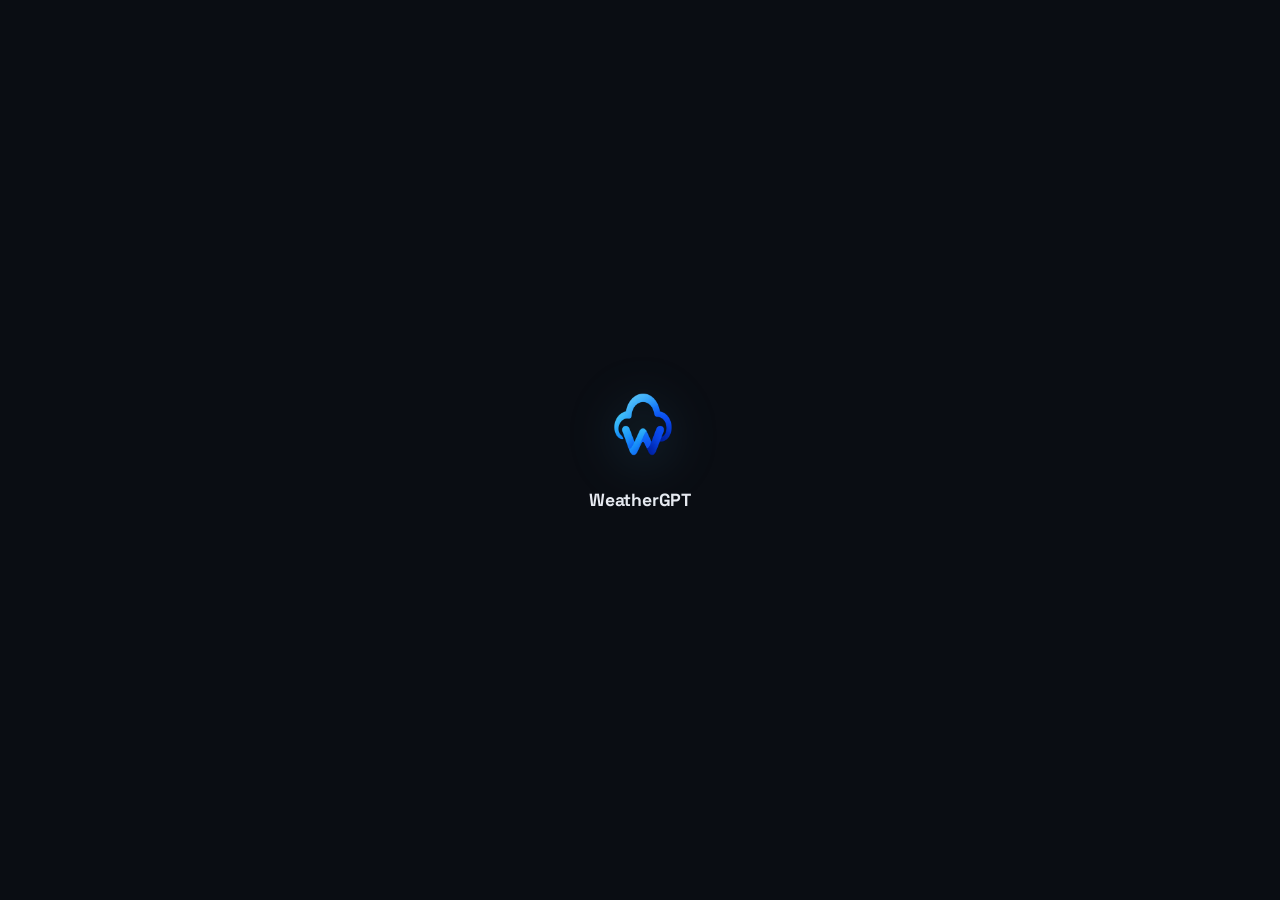
<file: Frontend/index.html>
<!DOCTYPE html>
<html lang="en">

<head>
  <meta charset="UTF-8">
  <meta name="viewport" content="width=device-width, initial-scale=1.0, maximum-scale=1">
  <title>WeatherGPT — AI Weather Intelligence & Disaster Response</title>
  <link rel="icon" href="favicon.ico" sizes="any">
  <link rel="icon" type="image/png" sizes="16x16" href="favicon-16x16.png">
  <link rel="icon" type="image/png" sizes="32x32" href="favicon-32x32.png">
  <link rel="icon" type="image/png" sizes="192x192" href="icon-192.png">
  <link rel="apple-touch-icon" sizes="180x180" href="apple-touch-icon.png">
  <link rel="manifest" href="manifest.json">
  <meta name="theme-color" content="#0b0f14">
  <meta name="description"
    content="Conversational weather intelligence, alerts, and emergency SOS tools that keep working with a weak connection.">
  <link rel="preconnect" href="https://fonts.googleapis.com">
  <link rel="preconnect" href="https://fonts.gstatic.com" crossorigin>
  <link
    href="https://fonts.googleapis.com/css2?family=Space+Grotesk:wght@400;500;600;700&family=Inter:wght@400;500;600;700;800&family=IBM+Plex+Mono:wght@400;500;600&display=swap"
    rel="stylesheet">
  <link rel="stylesheet" href="style.css">
</head>

<body>

  <section class="view-splash" id="view-splash" aria-hidden="true">
    <div class="splash-inner">
      <img src="logo.png" alt="WeatherGPT" class="splash-logo">
      <span class="splash-name">WeatherGPT</span>
    </div>
  </section>

  <svg xmlns="http://www.w3.org/2000/svg" style="display:none">
    <symbol id="i-satellite" viewBox="0 0 24 24">
      <path d="m13.5 6.5-3.148-3.148a1.205 1.205 0 0 0-1.704 0L6.352 5.648a1.205 1.205 0 0 0 0 1.704L9.5 10.5" />
      <path d="M16.5 7.5 19 5" />
      <path d="m17.5 10.5 3.148 3.148a1.205 1.205 0 0 1 0 1.704l-2.296 2.296a1.205 1.205 0 0 1-1.704 0L13.5 14.5" />
      <path d="M9 21a6 6 0 0 0-6-6" />
      <path
        d="M9.352 10.648a1.205 1.205 0 0 0 0 1.704l2.296 2.296a1.205 1.205 0 0 0 1.704 0l4.296-4.296a1.205 1.205 0 0 0 0-1.704l-2.296-2.296a1.205 1.205 0 0 0-1.704 0z" />
    </symbol>
    <symbol id="i-trending-up" viewBox="0 0 24 24">
      <path d="M16 7h6v6" />
      <path d="m22 7-8.5 8.5-5-5L2 17" />
    </symbol>
    <symbol id="i-compass" viewBox="0 0 24 24">
      <circle cx="12" cy="12" r="10" />
      <path d="m16.24 7.76-1.804 5.411a2 2 0 0 1-1.265 1.265L7.76 16.24l1.804-5.411a2 2 0 0 1 1.265-1.265z" />
    </symbol>
    <symbol id="i-alert-triangle" viewBox="0 0 24 24">
      <path d="m21.73 18-8-14a2 2 0 0 0-3.48 0l-8 14A2 2 0 0 0 4 21h16a2 2 0 0 0 1.73-3" />
      <path d="M12 9v4" />
      <path d="M12 17h.01" />
    </symbol>
    <symbol id="i-backpack" viewBox="0 0 24 24">
      <path d="M4 10a4 4 0 0 1 4-4h8a4 4 0 0 1 4 4v10a2 2 0 0 1-2 2H6a2 2 0 0 1-2-2z" />
      <path d="M8 10h8" />
      <path d="M8 18h8" />
      <path d="M8 22v-6a2 2 0 0 1 2-2h4a2 2 0 0 1 2 2v6" />
      <path d="M9 6V4a2 2 0 0 1 2-2h2a2 2 0 0 1 2 2v2" />
    </symbol>
    <symbol id="i-wheat" viewBox="0 0 24 24">
      <path d="M2 22 16 8" />
      <path d="M3.47 12.53 5 11l1.53 1.53a3.5 3.5 0 0 1 0 4.94L5 19l-1.53-1.53a3.5 3.5 0 0 1 0-4.94Z" />
      <path d="M7.47 8.53 9 7l1.53 1.53a3.5 3.5 0 0 1 0 4.94L9 15l-1.53-1.53a3.5 3.5 0 0 1 0-4.94Z" />
      <path d="M11.47 4.53 13 3l1.53 1.53a3.5 3.5 0 0 1 0 4.94L13 11l-1.53-1.53a3.5 3.5 0 0 1 0-4.94Z" />
      <path d="M20 2h2v2a4 4 0 0 1-4 4h-2V6a4 4 0 0 1 4-4Z" />
      <path d="M11.47 17.47 13 19l-1.53 1.53a3.5 3.5 0 0 1-4.94 0L5 19l1.53-1.53a3.5 3.5 0 0 1 4.94 0Z" />
      <path d="M15.47 13.47 17 15l-1.53 1.53a3.5 3.5 0 0 1-4.94 0L9 15l1.53-1.53a3.5 3.5 0 0 1 4.94 0Z" />
      <path d="M19.47 9.47 21 11l-1.53 1.53a3.5 3.5 0 0 1-4.94 0L13 11l1.53-1.53a3.5 3.5 0 0 1 4.94 0Z" />
    </symbol>
    <symbol id="i-footprints" viewBox="0 0 24 24">
      <path
        d="M4 16v-2.38C4 11.5 2.97 10.5 3 8c.03-2.72 1.49-6 4.5-6C9.37 2 10 3.8 10 5.5c0 3.11-2 5.66-2 8.68V16a2 2 0 1 1-4 0Z" />
      <path
        d="M20 20v-2.38c0-2.12 1.03-3.12 1-5.62-.03-2.72-1.49-6-4.5-6C14.63 6 14 7.8 14 9.5c0 3.11 2 5.66 2 8.68V20a2 2 0 1 0 4 0Z" />
      <path d="M16 17h4" />
      <path d="M4 13h4" />
    </symbol>
    <symbol id="i-plane" viewBox="0 0 24 24">
      <path
        d="M17.8 19.2 16 11l3.5-3.5C21 6 21.5 4 21 3c-1-.5-3 0-4.5 1.5L13 8 4.8 6.2c-.5-.1-.9.1-1.1.5l-.3.5c-.2.5-.1 1 .3 1.3L9 12l-2 3H4l-1 1 3 2 2 3 1-1v-3l3-2 3.5 5.3c.3.4.8.5 1.3.3l.5-.2c.4-.3.6-.7.5-1.2z" />
    </symbol>
    <symbol id="i-waves" viewBox="0 0 24 24">
      <path d="M2 12q2.5 2 5 0t5 0 5 0 5 0" />
      <path d="M2 19q2.5 2 5 0t5 0 5 0 5 0" />
      <path d="M2 5q2.5 2 5 0t5 0 5 0 5 0" />
    </symbol>
    <symbol id="i-party-popper" viewBox="0 0 24 24">
      <path d="M5.8 11.3 2 22l10.7-3.79" />
      <path d="M4 3h.01" />
      <path d="M22 8h.01" />
      <path d="M15 2h.01" />
      <path d="M22 20h.01" />
      <path d="m22 2-2.24.75a2.9 2.9 0 0 0-1.96 3.12c.1.86-.57 1.63-1.45 1.63h-.38c-.86 0-1.6.6-1.76 1.44L14 10" />
      <path d="m22 13-.82-.33c-.86-.34-1.82.2-1.98 1.11c-.11.7-.72 1.22-1.43 1.22H17" />
      <path d="m11 2 .33.82c.34.86-.2 1.82-1.11 1.98C9.52 4.9 9 5.52 9 6.23V7" />
      <path d="M11 13c1.93 1.93 2.83 4.17 2 5-.83.83-3.07-.07-5-2-1.93-1.93-2.83-4.17-2-5 .83-.83 3.07.07 5 2Z" />
    </symbol>
    <symbol id="i-flask-conical" viewBox="0 0 24 24">
      <path
        d="M14 2v6a2 2 0 0 0 .245.96l5.51 10.08A2 2 0 0 1 18 22H6a2 2 0 0 1-1.755-2.96l5.51-10.08A2 2 0 0 0 10 8V2" />
      <path d="M6.453 15h11.094" />
      <path d="M8.5 2h7" />
    </symbol>
    <symbol id="i-landmark" viewBox="0 0 24 24">
      <path d="M10 18v-7" />
      <path d="M11.119 2.205a2 2 0 0 1 1.762 0l7.84 3.846A.5.5 0 0 1 20.5 7h-17a.5.5 0 0 1-.22-.949z" />
      <path d="M14 18v-7" />
      <path d="M18 18v-7" />
      <path d="M3 22h18" />
      <path d="M6 18v-7" />
    </symbol>
    <symbol id="i-ambulance" viewBox="0 0 24 24">
      <path d="M10 10H6" />
      <path d="M14 18V6a2 2 0 0 0-2-2H4a2 2 0 0 0-2 2v11a1 1 0 0 0 1 1h2" />
      <path
        d="M19 18h2a1 1 0 0 0 1-1v-3.28a1 1 0 0 0-.684-.948l-1.923-.641a1 1 0 0 1-.578-.502l-1.539-3.076A1 1 0 0 0 16.382 8H14" />
      <path d="M8 8v4" />
      <path d="M9 18h6" />
      <circle cx="17" cy="18" r="2" />
      <circle cx="7" cy="18" r="2" />
    </symbol>
    <symbol id="i-users" viewBox="0 0 24 24">
      <path d="M16 21v-2a4 4 0 0 0-4-4H6a4 4 0 0 0-4 4v2" />
      <path d="M16 3.128a4 4 0 0 1 0 7.744" />
      <path d="M22 21v-2a4 4 0 0 0-3-3.87" />
      <circle cx="9" cy="7" r="4" />
    </symbol>
    <symbol id="i-lock" viewBox="0 0 24 24">
      <rect width="18" height="11" x="3" y="11" rx="2" ry="2" />
      <path d="M7 11V7a5 5 0 0 1 10 0v4" />
    </symbol>
    <symbol id="i-map-pin" viewBox="0 0 24 24">
      <path d="M20 10c0 4.993-5.539 10.193-7.399 11.799a1 1 0 0 1-1.202 0C9.539 20.193 4 14.993 4 10a8 8 0 0 1 16 0" />
      <circle cx="12" cy="10" r="3" />
    </symbol>
    <symbol id="i-globe" viewBox="0 0 24 24">
      <circle cx="12" cy="12" r="10" />
      <path d="M12 2a14.5 14.5 0 0 0 0 20 14.5 14.5 0 0 0 0-20" />
      <path d="M2 12h20" />
    </symbol>
    <symbol id="i-home" viewBox="0 0 24 24">
      <path d="M15 21v-8a1 1 0 0 0-1-1h-4a1 1 0 0 0-1 1v8" />
      <path d="M3 10a2 2 0 0 1 .709-1.528l7-6a2 2 0 0 1 2.582 0l7 6A2 2 0 0 1 21 10v9a2 2 0 0 1-2 2H5a2 2 0 0 1-2-2z" />
    </symbol>
    <symbol id="i-message-circle" viewBox="0 0 24 24">
      <path
        d="M2.992 16.342a2 2 0 0 1 .094 1.167l-1.065 3.29a1 1 0 0 0 1.236 1.168l3.413-.998a2 2 0 0 1 1.099.092 10 10 0 1 0-4.777-4.719" />
    </symbol>
    <symbol id="i-map" viewBox="0 0 24 24">
      <path
        d="M14.106 5.553a2 2 0 0 0 1.788 0l3.659-1.83A1 1 0 0 1 21 4.619v12.764a1 1 0 0 1-.553.894l-4.553 2.277a2 2 0 0 1-1.788 0l-4.212-2.106a2 2 0 0 0-1.788 0l-3.659 1.83A1 1 0 0 1 3 19.381V6.618a1 1 0 0 1 .553-.894l4.553-2.277a2 2 0 0 1 1.788 0z" />
      <path d="M15 5.764v15" />
      <path d="M9 3.236v15" />
    </symbol>
    <symbol id="i-bell" viewBox="0 0 24 24">
      <path d="M10.268 21a2 2 0 0 0 3.464 0" />
      <path
        d="M3.262 15.326A1 1 0 0 0 4 17h16a1 1 0 0 0 .74-1.673C19.41 13.956 18 12.499 18 8A6 6 0 0 0 6 8c0 4.499-1.411 5.956-2.738 7.326" />
    </symbol>
    <symbol id="i-bar-chart-3" viewBox="0 0 24 24">
      <path d="M3 3v16a2 2 0 0 0 2 2h16" />
      <path d="M18 17V9" />
      <path d="M13 17V5" />
      <path d="M8 17v-3" />
    </symbol>
    <symbol id="i-menu" viewBox="0 0 24 24">
      <path d="M4 5h16" />
      <path d="M4 12h16" />
      <path d="M4 19h16" />
    </symbol>
    <symbol id="i-x" viewBox="0 0 24 24">
      <path d="M18 6 6 18" />
      <path d="m6 6 12 12" />
    </symbol>
    <symbol id="i-mic" viewBox="0 0 24 24">
      <path d="M12 19v3" />
      <path d="M19 10v2a7 7 0 0 1-14 0v-2" />
      <rect x="9" y="2" width="6" height="13" rx="3" />
    </symbol>
    <symbol id="i-send" viewBox="0 0 24 24">
      <path
        d="M14.536 21.686a.5.5 0 0 0 .937-.024l6.5-19a.496.496 0 0 0-.635-.635l-19 6.5a.5.5 0 0 0-.024.937l7.93 3.18a2 2 0 0 1 1.112 1.11z" />
      <path d="m21.854 2.147-10.94 10.939" />
    </symbol>
    <symbol id="i-cloud-rain" viewBox="0 0 24 24">
      <path d="M4 14.899A7 7 0 1 1 15.71 8h1.79a4.5 4.5 0 0 1 2.5 8.242" />
      <path d="M16 14v6" />
      <path d="M8 14v6" />
      <path d="M12 16v6" />
    </symbol>
    <symbol id="i-zap" viewBox="0 0 24 24">
      <path
        d="M15.914 4a1.5 1.5 0 00-2.474-1.561l-9 9A1.5 1.5 0 005.5 14h4.002a.5.5 0 01.471.666L8.086 20a1.5 1.5 0 002.475 1.56l9-9A1.5 1.5 0 0018.5 10h-3.997a.5.5 0 01-.472-.667z" />
    </symbol>
    <symbol id="i-wind" viewBox="0 0 24 24">
      <path d="M12.8 19.6A2 2 0 1 0 14 16H2" />
      <path d="M17.5 8a2.5 2.5 0 1 1 2 4H2" />
      <path d="M9.8 4.4A2 2 0 1 1 11 8H2" />
    </symbol>
    <symbol id="i-tent" viewBox="0 0 24 24">
      <path d="M3.5 21 14 3" />
      <path d="M20.5 21 10 3" />
      <path d="M15.5 21 12 15l-3.5 6" />
      <path d="M2 21h20" />
    </symbol>
    <symbol id="i-umbrella" viewBox="0 0 24 24">
      <path d="M12 13v7a2 2 0 0 0 4 0" />
      <path d="M12 2v2" />
      <path d="M20.992 13a1 1 0 0 0 .97-1.274 10.284 10.284 0 0 0-19.923 0A1 1 0 0 0 3 13z" />
    </symbol>
    <symbol id="i-activity" viewBox="0 0 24 24">
      <path
        d="M22 12h-2.48a2 2 0 0 0-1.93 1.46l-2.35 8.36a.25.25 0 0 1-.48 0L9.24 2.18a.25.25 0 0 0-.48 0l-2.35 8.36A2 2 0 0 1 4.49 12H2" />
    </symbol>
    <symbol id="i-thermometer" viewBox="0 0 24 24">
      <path d="M14 4v10.54a4 4 0 1 1-4 0V4a2 2 0 0 1 4 0Z" />
    </symbol>
    <symbol id="i-snowflake" viewBox="0 0 24 24">
      <path d="m10 20-1.25-2.5L6 18" />
      <path d="M10 4 8.75 6.5 6 6" />
      <path d="m14 20 1.25-2.5L18 18" />
      <path d="m14 4 1.25 2.5L18 6" />
      <path d="m17 21-3-6h-4" />
      <path d="m17 3-3 6 1.5 3" />
      <path d="M2 12h6.5L10 9" />
      <path d="m20 10-1.5 2 1.5 2" />
      <path d="M22 12h-6.5L14 15" />
      <path d="m4 10 1.5 2L4 14" />
      <path d="m7 21 3-6-1.5-3" />
      <path d="m7 3 3 6h4" />
    </symbol>
    <symbol id="i-luggage" viewBox="0 0 24 24">
      <path d="M6 20a2 2 0 0 1-2-2V8a2 2 0 0 1 2-2h12a2 2 0 0 1 2 2v10a2 2 0 0 1-2 2" />
      <path d="M8 18V4a2 2 0 0 1 2-2h4a2 2 0 0 1 2 2v14" />
      <path d="M10 20h4" />
      <circle cx="16" cy="20" r="2" />
      <circle cx="8" cy="20" r="2" />
    </symbol>
    <symbol id="i-cloud-fog" viewBox="0 0 24 24">
      <path d="M4 14.899A7 7 0 1 1 15.71 8h1.79a4.5 4.5 0 0 1 2.5 8.242" />
      <path d="M16 17H7" />
      <path d="M17 21H9" />
    </symbol>
    <symbol id="i-clock" viewBox="0 0 24 24">
      <circle cx="12" cy="12" r="10" />
      <path d="M12 6v6l4 2" />
    </symbol>
    <symbol id="i-bar-chart" viewBox="0 0 24 24">
      <path d="M5 21v-6" />
      <path d="M12 21V9" />
      <path d="M19 21V3" />
    </symbol>
    <symbol id="i-calculator" viewBox="0 0 24 24">
      <rect width="16" height="20" x="4" y="2" rx="2" />
      <line x1="8" x2="16" y1="6" y2="6" />
      <line x1="16" x2="16" y1="14" y2="18" />
      <path d="M16 10h.01" />
      <path d="M12 10h.01" />
      <path d="M8 10h.01" />
      <path d="M12 14h.01" />
      <path d="M8 14h.01" />
      <path d="M12 18h.01" />
      <path d="M8 18h.01" />
    </symbol>
    <symbol id="i-folder" viewBox="0 0 24 24">
      <path
        d="M20 20a2 2 0 0 0 2-2V8a2 2 0 0 0-2-2h-7.9a2 2 0 0 1-1.69-.9L9.6 3.9A2 2 0 0 0 7.93 3H4a2 2 0 0 0-2 2v13a2 2 0 0 0 2 2Z" />
    </symbol>
    <symbol id="i-radio-tower" viewBox="0 0 24 24">
      <path d="M4.9 16.1C1 12.2 1 5.8 4.9 1.9" />
      <path d="M7.8 4.7a6.14 6.14 0 0 0-.8 7.5" />
      <circle cx="12" cy="9" r="2" />
      <path d="M16.2 4.8c2 2 2.26 5.11.8 7.47" />
      <path d="M19.1 1.9a9.96 9.96 0 0 1 0 14.1" />
      <path d="M9.5 18h5" />
      <path d="m8 22 4-11 4 11" />
    </symbol>
    <symbol id="i-triangle-alert" viewBox="0 0 24 24">
      <path d="m21.73 18-8-14a2 2 0 0 0-3.48 0l-8 14A2 2 0 0 0 4 21h16a2 2 0 0 0 1.73-3" />
      <path d="M12 9v4" />
      <path d="M12 17h.01" />
    </symbol>
    <symbol id="i-hand" viewBox="0 0 24 24">
      <path d="M18 11V6a2 2 0 0 0-2-2a2 2 0 0 0-2 2" />
      <path d="M14 10V4a2 2 0 0 0-2-2a2 2 0 0 0-2 2v2" />
      <path d="M10 10.5V6a2 2 0 0 0-2-2a2 2 0 0 0-2 2v8" />
      <path d="M18 8a2 2 0 1 1 4 0v6a8 8 0 0 1-8 8h-2c-2.8 0-4.5-.86-5.99-2.34l-3.6-3.6a2 2 0 0 1 2.83-2.82L7 15" />
    </symbol>
    <symbol id="i-sun" viewBox="0 0 24 24">
      <circle cx="12" cy="12" r="4" />
      <path d="M12 2v2" />
      <path d="M12 20v2" />
      <path d="m4.93 4.93 1.41 1.41" />
      <path d="m17.66 17.66 1.41 1.41" />
      <path d="M2 12h2" />
      <path d="M20 12h2" />
      <path d="m6.34 17.66-1.41 1.41" />
      <path d="m19.07 4.93-1.41 1.41" />
    </symbol>
    <symbol id="i-cloud-sun" viewBox="0 0 24 24">
      <path d="M12 2v2" />
      <path d="m4.93 4.93 1.41 1.41" />
      <path d="M20 12h2" />
      <path d="m19.07 4.93-1.41 1.41" />
      <path d="M15.947 12.65a4 4 0 0 0-5.925-4.128" />
      <path d="M13 22H7a5 5 0 1 1 4.9-6H13a3 3 0 0 1 0 6Z" />
    </symbol>
    <symbol id="i-cloud" viewBox="0 0 24 24">
      <path d="M17.5 19H9a7 7 0 1 1 6.71-9h1.79a4.5 4.5 0 1 1 0 9Z" />
    </symbol>
    <symbol id="i-cloud-lightning" viewBox="0 0 24 24">
      <path d="M6 16.326A7 7 0 1 1 15.71 8h1.79a4.5 4.5 0 0 1 .5 8.973" />
      <path d="m13 12-3 5h4l-3 5" />
    </symbol>
    <symbol id="i-moon" viewBox="0 0 24 24">
      <path
        d="M20.985 12.486a9 9 0 1 1-9.473-9.472c.405-.022.617.46.402.803a6 6 0 0 0 8.268 8.268c.344-.215.825-.004.803.401" />
    </symbol>
    <symbol id="i-check" viewBox="0 0 24 24">
      <path d="M20 6 9 17l-5-5" />
    </symbol>
    <symbol id="i-droplet" viewBox="0 0 24 24">
      <path d="M12 22a7 7 0 0 0 7-7c0-2-1-3.9-3-5.5s-3.5-4-4-6.5c-.5 2.5-2 4.9-4 6.5C6 11.1 5 13 5 15a7 7 0 0 0 7 7z" />
    </symbol>
    <symbol id="i-droplets" viewBox="0 0 24 24">
      <path
        d="M7 16.3c2.2 0 4-1.83 4-4.05 0-1.16-.57-2.26-1.71-3.19S7.29 6.75 7 5.3c-.29 1.45-1.14 2.84-2.29 3.76S3 11.1 3 12.25c0 2.22 1.8 4.05 4 4.05z" />
      <path d="M12.56 6.6A10.97 10.97 0 0 0 14 3.02c.5 2.5 2 4.9 4 6.5s3 3.5 3 5.5a6.98 6.98 0 0 1-11.91 4.97" />
    </symbol>
    <symbol id="i-shield-check" viewBox="0 0 24 24">
      <path
        d="M20 13c0 5-3.5 7.5-7.66 8.95a1 1 0 0 1-.67-.01C7.5 20.5 4 18 4 13V6a1 1 0 0 1 1-1c2 0 4.5-1.2 6.24-2.72a1.17 1.17 0 0 1 1.52 0C14.51 3.81 17 5 19 5a1 1 0 0 1 1 1z" />
      <path d="m9 12 2 2 4-4" />
    </symbol>
    <symbol id="i-building-2" viewBox="0 0 24 24">
      <path d="M10 12h4" />
      <path d="M10 8h4" />
      <path d="M14 21v-3a2 2 0 0 0-4 0v3" />
      <path d="M6 10H4a2 2 0 0 0-2 2v7a2 2 0 0 0 2 2h16a2 2 0 0 0 2-2V9a2 2 0 0 0-2-2h-2" />
      <path d="M6 21V5a2 2 0 0 1 2-2h8a2 2 0 0 1 2 2v16" />
    </symbol>
    <symbol id="i-route" viewBox="0 0 24 24">
      <circle cx="6" cy="19" r="3" />
      <path d="M9 19h8.5a3.5 3.5 0 0 0 0-7h-11a3.5 3.5 0 0 1 0-7H15" />
      <circle cx="18" cy="5" r="3" />
    </symbol>
    <symbol id="i-navigation" viewBox="0 0 24 24">
      <polygon points="3 11 22 2 13 21 11 13 3 11" />
    </symbol>
    <symbol id="i-siren" viewBox="0 0 24 24">
      <path d="M7 18v-6a5 5 0 1 1 10 0v6" />
      <path d="M5 21a1 1 0 0 0 1 1h12a1 1 0 0 0 1-1v-1a2 2 0 0 0-2-2H7a2 2 0 0 0-2 2z" />
      <path d="M21 12h1" />
      <path d="M18.5 4.5 18 5" />
      <path d="M2 12h1" />
      <path d="M12 2v1" />
      <path d="m4.929 4.929.707.707" />
      <path d="M12 12v6" />
    </symbol>
    <symbol id="i-check-circle" viewBox="0 0 24 24">
      <path d="M21.801 10A10 10 0 1 1 17 3.335" />
      <path d="m9 11 3 3L22 4" />
    </symbol>
    <symbol id="i-chevron-down" viewBox="0 0 24 24">
      <path d="m6 9 6 6 6-6" />
    </symbol>
    <symbol id="i-chevron-right" viewBox="0 0 24 24">
      <path d="m9 18 6-6-6-6" />
    </symbol>
    <symbol id="i-edit-3" viewBox="0 0 24 24">
      <path d="M13 21h8" />
      <path
        d="M21.174 6.812a1 1 0 0 0-3.986-3.987L3.842 16.174a2 2 0 0 0-.5.83l-1.321 4.352a.5.5 0 0 0 .623.622l4.353-1.32a2 2 0 0 0 .83-.497z" />
    </symbol>
    <symbol id="i-log-out" viewBox="0 0 24 24">
      <path d="m16 17 5-5-5-5" />
      <path d="M21 12H9" />
      <path d="M9 21H5a2 2 0 0 1-2-2V5a2 2 0 0 1 2-2h4" />
    </symbol>
    <symbol id="i-settings" viewBox="0 0 24 24">
      <path
        d="M9.671 4.136a2.34 2.34 0 0 1 4.659 0 2.34 2.34 0 0 0 3.319 1.915 2.34 2.34 0 0 1 2.33 4.033 2.34 2.34 0 0 0 0 3.831 2.34 2.34 0 0 1-2.33 4.033 2.34 2.34 0 0 0-3.319 1.915 2.34 2.34 0 0 1-4.659 0 2.34 2.34 0 0 0-3.32-1.915 2.34 2.34 0 0 1-2.33-4.033 2.34 2.34 0 0 0 0-3.831A2.34 2.34 0 0 1 6.35 6.051a2.34 2.34 0 0 0 3.319-1.915" />
      <circle cx="12" cy="12" r="3" />
    </symbol>
    <symbol id="i-bell-ring" viewBox="0 0 24 24">
      <path d="M10.268 21a2 2 0 0 0 3.464 0" />
      <path d="M22 8c0-2.3-.8-4.3-2-6" />
      <path
        d="M3.262 15.326A1 1 0 0 0 4 17h16a1 1 0 0 0 .74-1.673C19.41 13.956 18 12.499 18 8A6 6 0 0 0 6 8c0 4.499-1.411 5.956-2.738 7.326" />
      <path d="M4 2C2.8 3.7 2 5.7 2 8" />
    </symbol>
    <symbol id="i-cloud-sun-rain" viewBox="0 0 24 24">
      <path d="M12 2v2" />
      <path d="m4.93 4.93 1.41 1.41" />
      <path d="M20 12h2" />
      <path d="m19.07 4.93-1.41 1.41" />
      <path d="M15.947 12.65a4 4 0 0 0-5.925-4.128" />
      <path d="M3 20a5 5 0 1 1 8.9-4H13a3 3 0 0 1 2 5.24" />
      <path d="M11 20v2" />
      <path d="M7 19v2" />
    </symbol>
    <symbol id="i-circle-check-big" viewBox="0 0 24 24">
      <path d="M21.801 10A10 10 0 1 1 17 3.335" />
      <path d="m9 11 3 3L22 4" />
    </symbol>
    <symbol id="i-radio" viewBox="0 0 24 24">
      <path d="M16.247 7.761a6 6 0 0 1 0 8.478" />
      <path d="M19.075 4.933a10 10 0 0 1 0 14.134" />
      <path d="M4.925 19.067a10 10 0 0 1 0-14.134" />
      <path d="M7.753 16.239a6 6 0 0 1 0-8.478" />
      <circle cx="12" cy="12" r="2" />
    </symbol>
  </svg>

  <section class="view" id="view-language">
    <div class="lang-gate">
      <button class="icon-btn lang-gate-back" id="langGateBack" aria-label="Back" hidden><svg class="icon-md">
          <use href="#i-x"></use>
        </svg></button>
      <img src="logo.png" alt="WeatherGPT" class="lang-gate-mark">
      <h1 data-i18n="lang_gate_title">Choose your language</h1>
      <p class="lang-gate-sub" data-i18n="lang_gate_sub">You can change this anytime from Settings.</p>
      <div class="lang-grid" id="languageGrid"></div>
    </div>
  </section>

  <section class="view" id="view-landing">
    <header class="nav">
      <div class="brand">
        <img src="logo.png" alt="WeatherGPT" class="brand-mark">
        <span class="brand-name">WeatherGPT</span>
      </div>
      <nav class="nav-links" id="navLinks">
        <div class="nav-links-primary">
          <a href="#features" data-i18n="nav_platform">Platform</a>
          <a href="#pillars" data-i18n="nav_intelligence">Intelligence</a>
          <a href="#personas" data-i18n="nav_personas">Who it's for</a>
        </div>
        <div class="nav-links-cta">
          <button class="btn btn-ghost" id="btnNavLogin" data-i18n="nav_login">Log in</button>
          <button class="btn btn-primary" id="btnNavStart" data-i18n="nav_start">Get started</button>
        </div>
      </nav>
      <button class="icon-btn nav-hamburger" id="btnNavHamburger" aria-label="Open menu" aria-expanded="false"
        aria-controls="navLinks">
        <svg class="icon-md nav-hamburger-icon-menu">
          <use href="#i-menu"></use>
        </svg>
        <svg class="icon-md nav-hamburger-icon-close">
          <use href="#i-x"></use>
        </svg>
      </button>
    </header>

    <main class="hero">
      <div class="hero-copy">
        <p class="eyebrow" data-i18n="hero_eyebrow">Predict · Prepare · Protect · Respond</p>
        <h1><span data-i18n="hero_title_1">The weather has a lot to say.</span><br><span class="accent-text"
            data-i18n="hero_title_2">WeatherGPT tells you what it means for you.</span></h1>
        <p class="hero-sub" data-i18n="hero_sub">One conversational intelligence layer over radar, satellite, lightning,
          hydrology and emergency data — turning raw atmosphere into plain-language decisions for citizens, farmers,
          travelers, researchers and disaster command centres.</p>
        <div class="hero-actions">
          <button class="btn btn-primary btn-lg" id="btnHeroStart" data-i18n="hero_cta_start">Start with
            WeatherGPT</button>
          <button class="btn btn-outline btn-lg" id="btnHeroDemo" data-i18n="hero_cta_demo">What is WeatherGPT?
            ↓</button>
        </div>
        <div class="hero-trust">
          <div><strong>4</strong><span data-i18n="hero_trust_1">Intelligence pillars</span></div>
          <div><strong>18+</strong><span data-i18n="hero_trust_2">User personas</span></div>
          <div><strong>24/7</strong><span data-i18n="hero_trust_3">Mesh-resilient SOS</span></div>
        </div>
      </div>
      <div class="hero-visual" aria-hidden="true">
        <div class="radar-scope">
          <div class="radar-rings"></div>
          <div class="radar-sweep"></div>
          <div class="radar-blip b1"></div>
          <div class="radar-blip b2"></div>
          <div class="radar-blip b3"></div>
          <div class="scope-readout">
            <span id="scopeTemp">31.4°C</span>
            <small>Kolkata · Live conditions</small>
          </div>
        </div>
        <div class="hero-chips">
          <div class="hero-chip"><span class="icon-tile warn"><svg class="icon">
                <use href="#i-cloud-lightning"></use>
              </svg></span> Storm cell tracked · <strong>12 min out</strong></div>
          <div class="hero-chip"><span class="icon-tile"><svg class="icon">
                <use href="#i-waves"></use>
              </svg></span> Flood Risk: <strong>Moderate</strong>, Ward 7</div>
          <div class="hero-chip"><span class="icon-tile safe"><svg class="icon">
                <use href="#i-check"></use>
              </svg></span> Safe run window: <strong>6:10–7:20 AM</strong></div>
        </div>
      </div>
    </main>

    <section class="demo-strip" id="demoStrip">
      <div class="demo-card">
        <span class="demo-q" data-i18n="demo_question">“Should I carry an umbrella when I leave at 6?”</span>
        <span class="demo-a" data-i18n="demo_answer">Rain probability climbs to 68% after 5:40 PM near you — pack it,
          and leave 10 minutes earlier to beat the heaviest band.</span>
      </div>
    </section>

    <section class="section" id="pillars">
      <h2 class="section-title" data-i18n="pillars_title">Four inseparable pillars</h2>
      <p class="section-sub" data-i18n="pillars_sub">Every feature in WeatherGPT lives inside one of these — from a
        citizen's umbrella question to a command centre's rescue route.</p>
      <div class="pillars-grid">
        <div class="pillar-card">
          <div class="icon-tile lg"><svg class="icon-lg">
              <use href="#i-satellite"></use>
            </svg></div>
          <h3 data-i18n="pillar_weather_title">Weather Intelligence</h3>
          <p data-i18n="pillar_weather_desc">Real-time observations, forecasts, radar, satellite and environmental
            conditions — accessible by conversation.</p>
        </div>
        <div class="pillar-card">
          <div class="icon-tile lg"><svg class="icon-lg">
              <use href="#i-trending-up"></use>
            </svg></div>
          <h3 data-i18n="pillar_predictive_title">Predictive Intelligence</h3>
          <p data-i18n="pillar_predictive_desc">NWP fusion, nowcasting, thunderstorm and lightning tracking,
            heavy-rainfall and inundation probability.</p>
        </div>
        <div class="pillar-card">
          <div class="icon-tile lg"><svg class="icon-lg">
              <use href="#i-compass"></use>
            </svg></div>
          <h3 data-i18n="pillar_impact_title">Impact Intelligence</h3>
          <p data-i18n="pillar_impact_desc">Exposure, infrastructure effects, cascading hazard chains, route, shelter
            and resource implications.</p>
        </div>
        <div class="pillar-card">
          <div class="icon-tile lg warn"><svg class="icon-lg">
              <use href="#i-alert-triangle"></use>
            </svg></div>
          <h3 data-i18n="pillar_response_title">Response Intelligence</h3>
          <p data-i18n="pillar_response_desc">Alerts, command dashboards, mesh-resilient SOS, incident prioritization
            and rescue routing.</p>
        </div>
      </div>
    </section>

    <section class="section" id="features">
      <h2 class="section-title" data-i18n="features_title">One assistant, every kind of weather question</h2>
      <div class="feature-grid">
        <div class="feature-card">
          <h4 data-i18n="feature_conversational_title">Conversational core</h4>
          <p data-i18n="feature_conversational_desc">Ask naturally, in text or voice, in English or regional languages.
            Follow-up questions carry context.</p>
        </div>
        <div class="feature-card">
          <h4 data-i18n="feature_nowcasting_title">Nowcasting</h4>
          <p data-i18n="feature_nowcasting_desc">15/30/60/120-minute thunderstorm, lightning and rainfall projections
            with confidence bands.</p>
        </div>
        <div class="feature-card">
          <h4 data-i18n="feature_flood_title">Flood & inundation</h4>
          <p data-i18n="feature_flood_desc">Rainfall + terrain + drainage + river level fusion to estimate extent, depth
            and time-to-impact.</p>
        </div>
        <div class="feature-card">
          <h4 data-i18n="feature_cascading_title">Cascading risk</h4>
          <p data-i18n="feature_cascading_desc">Cyclone → rainfall → flood → road blockage → power/network loss, modeled
            as a live graph.</p>
        </div>
        <div class="feature-card">
          <h4 data-i18n="feature_mesh_title">Mesh SOS</h4>
          <p data-i18n="feature_mesh_desc">Battery-aware emergency signalling that relays through nearby devices when
            networks fail.</p>
        </div>
        <div class="feature-card">
          <h4 data-i18n="feature_command_title">Command centre</h4>
          <p data-i18n="feature_command_desc">Hazard, impact, incident and resource views for authorized
            disaster-management officers.</p>
        </div>
      </div>
    </section>

    <section class="section" id="personas">
      <h2 class="section-title" data-i18n="personas_title">Built for every persona in the chain</h2>
      <div class="persona-row">
        <span class="persona-pill"><svg class="icon">
            <use href="#i-backpack"></use>
          </svg> Student / commuter</span>
        <span class="persona-pill"><svg class="icon">
            <use href="#i-wheat"></use>
          </svg> Farmer</span>
        <span class="persona-pill"><svg class="icon">
            <use href="#i-footprints"></use>
          </svg> Runner</span>
        <span class="persona-pill"><svg class="icon">
            <use href="#i-plane"></use>
          </svg> Traveler</span>
        <span class="persona-pill"><svg class="icon">
            <use href="#i-waves"></use>
          </svg> Beachgoer</span>
        <span class="persona-pill"><svg class="icon">
            <use href="#i-party-popper"></use>
          </svg> Event planner</span>
        <span class="persona-pill"><svg class="icon">
            <use href="#i-flask-conical"></use>
          </svg> Researcher</span>
        <span class="persona-pill"><svg class="icon">
            <use href="#i-landmark"></use>
          </svg> Disaster officer</span>
        <span class="persona-pill"><svg class="icon">
            <use href="#i-siren"></use>
          </svg> Responder</span>
        <span class="persona-pill"><svg class="icon">
            <use href="#i-users"></use>
          </svg> Parent</span>
      </div>
    </section>

    <footer class="landing-footer">
      <div class="brand"><img src="logo.png" alt="WeatherGPT" class="brand-mark small"><span
          class="brand-name">WeatherGPT</span></div>
      <p data-i18n="footer_tagline">Decision support, not an autonomous authority. Official warnings and dispatch remain
        with the relevant institution.</p>
      <p class="copyright">© 2026 WeatherGPT — Prototype interface for demonstration purposes.</p>
    </footer>
  </section>

  <section class="view view-auth" id="view-auth" hidden>
    <div class="auth-shell">
      <div class="auth-side">
        <div class="brand"><img src="logo.png" alt="WeatherGPT" class="brand-mark"><span
            class="brand-name">WeatherGPT</span></div>
        <h2 data-i18n="auth_side_title">Weather intelligence, on your terms.</h2>
        <p data-i18n="auth_side_desc">Sign in to save locations, get personalized advisories, and enable emergency SOS
          features.</p>
        <ul class="auth-points">
          <li><svg class="icon">
              <use href="#i-lock"></use>
            </svg> <span data-i18n="auth_point_1">Your emergency data is encrypted and access-controlled</span></li>
          <li><svg class="icon">
              <use href="#i-map-pin"></use>
            </svg> <span data-i18n="auth_point_2">Location used only to personalize your forecast</span></li>
          <li><svg class="icon">
              <use href="#i-globe"></use>
            </svg> <span data-i18n="auth_point_3">Available in English and regional languages</span></li>
        </ul>
      </div>
      <div class="auth-panel">

        <div class="auth-step" id="step-identifier">
          <button class="auth-back" id="backToLanding" aria-label="Back">←</button>
          <h3 data-i18n="auth_welcome_title">Log in or sign up</h3>
          <p class="auth-hint" data-i18n="auth_welcome_sub">We'll send a one-time code to verify it's you — no password
            to remember.</p>

          <span class="field-label" data-i18n="auth_continue_as">Continue as</span>
          <div class="segmented account-type-switch" id="accountTypeSwitch">
            <button class="seg-btn active" data-account="citizen" type="button"><svg class="icon icon-sm">
                <use href="#i-users"></use>
              </svg> <span data-i18n="role_citizen">Citizen</span></button>
            <button class="seg-btn" data-account="official" type="button"><svg class="icon icon-sm">
                <use href="#i-landmark"></use>
              </svg> <span data-i18n="role_official">Government Official</span></button>
          </div>

          <div id="citizenAuthFields">
            <div class="segmented" id="authModeSwitch">
              <button class="seg-btn active" data-mode="phone" data-i18n="tab_phone">Phone</button>
              <button class="seg-btn" data-mode="email" data-i18n="tab_email">Email</button>
            </div>

            <label class="field" id="phoneField">
              <span data-i18n="field_mobile_number">Mobile number</span>
              <div class="input-with-prefix">
                <span class="prefix">+91</span>
                <input type="tel" id="inputPhone" inputmode="numeric" maxlength="10" placeholder="98765 43210"
                  autocomplete="tel">
              </div>
            </label>

            <label class="field" id="emailField" hidden>
              <span data-i18n="field_email_address">Email address</span>
              <input type="email" id="inputEmail" placeholder="you@example.com" autocomplete="email">
            </label>

            <p class="field-error" id="identifierError" hidden></p>

            <button class="btn btn-primary btn-block" id="btnSendOtp" data-i18n="btn_send_otp">Send OTP</button>

            <div class="auth-divider"><span data-i18n="auth_or_continue">or continue with</span></div>
            <div class="social-row">
              <button class="btn btn-social" data-i18n="btn_social_google">Google</button>
              <button class="btn btn-social" data-i18n="btn_social_apple">Apple</button>
            </div>
            <p class="auth-legal" data-i18n="auth_legal_citizen">By continuing you agree to WeatherGPT's Terms and
              acknowledge the Privacy Notice, including consent settings for SOS location sharing.</p>
          </div>

          <div id="officialAuthFields" hidden>
            <label class="field">
              <span data-i18n="field_employee_id">Government Employee ID</span>
              <input type="text" id="inputEmployeeId" placeholder="e.g. WB-DM-04821" autocomplete="off">
            </label>

            <label class="field">
              <span data-i18n="field_official_email">Official email address</span>
              <input type="email" id="inputOfficialEmail" placeholder="name@nic.in" autocomplete="email">
            </label>

            <label class="field">
              <span data-i18n="field_department">Department</span>
              <select id="inputDepartment">
                <option value="Disaster Management">Disaster Management</option>
                <option value="Meteorological Department">Meteorological Department</option>
                <option value="District Administration">District Administration</option>
                <option value="Municipal Corporation">Municipal Corporation</option>
                <option value="Police">Police</option>
                <option value="Fire &amp; Emergency Services">Fire &amp; Emergency Services</option>
                <option value="NDRF / SDRF">NDRF / SDRF</option>
                <option value="Other">Other</option>
              </select>
            </label>

            <p class="field-error" id="officialIdentifierError" hidden></p>

            <button class="btn btn-primary btn-block" id="btnSendOtpOfficial" data-i18n="btn_send_verification">Send
              verification code</button>

            <p class="auth-legal" data-i18n="auth_legal_official">Access is limited to verified government and
              disaster-management accounts. Sign-in attempts are logged, and the Command Centre is only enabled after
              verification.</p>
          </div>
        </div>

        <div class="auth-step" id="step-otp" hidden>
          <button class="auth-back" id="backToIdentifier" aria-label="Back">←</button>
          <h3 data-i18n="otp_title" id="otpTitle">Enter the code</h3>
          <p class="auth-hint"><span id="otpHintPrefix">We sent a 6-digit code to</span> <strong id="otpDestination">+91
              98765 43210</strong>. <button class="link-btn" id="btnEditDestination"
              data-i18n="field_edit">Edit</button></p>

          <div class="otp-row" id="otpRow">
            <input class="otp-box" maxlength="1" inputmode="numeric" autocomplete="one-time-code" data-i="0">
            <input class="otp-box" maxlength="1" inputmode="numeric" data-i="1">
            <input class="otp-box" maxlength="1" inputmode="numeric" data-i="2">
            <input class="otp-box" maxlength="1" inputmode="numeric" data-i="3">
            <input class="otp-box" maxlength="1" inputmode="numeric" data-i="4">
            <input class="otp-box" maxlength="1" inputmode="numeric" data-i="5">
          </div>
          <p class="field-error" id="otpError" hidden data-i18n="otp_no_match">That code didn't match. Try again or
            resend.</p>
          <p class="otp-demo-hint" data-i18n="otp_demo_hint">Prototype mode — enter any 6 digits to continue.</p>

          <button class="btn btn-primary btn-block" id="btnVerifyOtp" data-i18n="btn_verify_otp">Verify &
            continue</button>
          <p class="resend-row"><span data-i18n="otp_didnt_get">Didn't get it?</span> <button class="link-btn"
              id="btnResend" disabled><span data-i18n="otp_resend_in">Resend in</span> <span
                id="resendTimer">30</span>s</button></p>
        </div>

        <div class="auth-step" id="step-profile" hidden>
          <h3 id="profileTitle" data-i18n="profile_title">A couple of quick things</h3>
          <p class="auth-hint" id="profileSub" data-i18n="profile_sub">This helps us personalize your home screen. You
            can change all of this later.</p>

          <label class="field">
            <span data-i18n="label_name">What should we call you?</span>
            <input type="text" id="inputName" placeholder="Your name">
          </label>

          <label class="field">
            <span data-i18n="field_state_ut">State / Union Territory</span>
            <select id="inputState">
              <optgroup label="States">
                <option value="Andhra Pradesh">Andhra Pradesh</option>
                <option value="Arunachal Pradesh">Arunachal Pradesh</option>
                <option value="Assam">Assam</option>
                <option value="Bihar">Bihar</option>
                <option value="Chhattisgarh">Chhattisgarh</option>
                <option value="Goa">Goa</option>
                <option value="Gujarat">Gujarat</option>
                <option value="Haryana">Haryana</option>
                <option value="Himachal Pradesh">Himachal Pradesh</option>
                <option value="Jharkhand">Jharkhand</option>
                <option value="Karnataka">Karnataka</option>
                <option value="Kerala">Kerala</option>
                <option value="Madhya Pradesh">Madhya Pradesh</option>
                <option value="Maharashtra">Maharashtra</option>
                <option value="Manipur">Manipur</option>
                <option value="Meghalaya">Meghalaya</option>
                <option value="Mizoram">Mizoram</option>
                <option value="Nagaland">Nagaland</option>
                <option value="Odisha">Odisha</option>
                <option value="Punjab">Punjab</option>
                <option value="Rajasthan">Rajasthan</option>
                <option value="Sikkim">Sikkim</option>
                <option value="Tamil Nadu">Tamil Nadu</option>
                <option value="Telangana">Telangana</option>
                <option value="Tripura">Tripura</option>
                <option value="Uttar Pradesh">Uttar Pradesh</option>
                <option value="Uttarakhand">Uttarakhand</option>
                <option value="West Bengal" selected>West Bengal</option>
              </optgroup>
              <optgroup label="Union Territories">
                <option value="Andaman and Nicobar Islands">Andaman and Nicobar Islands</option>
                <option value="Chandigarh">Chandigarh</option>
                <option value="Dadra and Nagar Haveli and Daman and Diu">Dadra and Nagar Haveli and Daman and Diu
                </option>
                <option value="Delhi">Delhi (NCT)</option>
                <option value="Jammu and Kashmir">Jammu and Kashmir</option>
                <option value="Ladakh">Ladakh</option>
                <option value="Lakshadweep">Lakshadweep</option>
                <option value="Puducherry">Puducherry</option>
              </optgroup>
            </select>
          </label>

          <label class="field">
            <span data-i18n="field_city_town">City / Town</span>
            <select id="inputCity"></select>
          </label>

          <div id="citizenPersonaSection">
            <span class="field-label" data-i18n="label_role">I'm mainly here as a</span>
            <div class="role-grid" id="roleGrid">
              <button class="role-card active" type="button" data-role="citizen"><svg class="icon">
                  <use href="#i-home"></use>
                </svg><span data-i18n="role_citizen">Citizen</span></button>
              <button class="role-card" type="button" data-role="student"><svg class="icon">
                  <use href="#i-backpack"></use>
                </svg><span data-i18n="role_student">Student</span></button>
              <button class="role-card" type="button" data-role="parent"><svg class="icon">
                  <use href="#i-users"></use>
                </svg><span data-i18n="role_parent">Parent</span></button>
              <button class="role-card" type="button" data-role="farmer"><svg class="icon">
                  <use href="#i-wheat"></use>
                </svg><span data-i18n="role_farmer">Farmer</span></button>
              <button class="role-card" type="button" data-role="traveler"><svg class="icon">
                  <use href="#i-plane"></use>
                </svg><span data-i18n="role_traveler">Traveler</span></button>
              <button class="role-card" type="button" data-role="fitness_trainer"><svg class="icon">
                  <use href="#i-activity"></use>
                </svg><span data-i18n="role_fitness_trainer">Fitness Trainer</span></button>
              <button class="role-card" type="button" data-role="researcher"><svg class="icon">
                  <use href="#i-flask-conical"></use>
                </svg><span data-i18n="role_researcher">Researcher</span></button>
              <button class="role-card" type="button" data-role="runner"><svg class="icon">
                  <use href="#i-footprints"></use>
                </svg><span data-i18n="role_runner">Runner</span></button>
              <button class="role-card role-more" type="button" id="roleMoreToggle" aria-expanded="false"><svg
                  class="icon i-chevron">
                  <use href="#i-chevron-right"></use>
                </svg><span id="roleMoreToggleLabel" data-i18n="role_more">More</span></button>
              <button class="role-card role-extra" type="button" data-role="beachgoer" hidden><svg class="icon">
                  <use href="#i-waves"></use>
                </svg><span data-i18n="role_beachgoer">Beachgoer</span></button>
              <button class="role-card role-extra" type="button" data-role="event_planner" hidden><svg class="icon">
                  <use href="#i-party-popper"></use>
                </svg><span data-i18n="role_event_planner">Event Planner</span></button>
              <button class="role-card role-extra" type="button" data-role="responder" hidden><svg class="icon">
                  <use href="#i-siren"></use>
                </svg><span data-i18n="role_responder">Responder</span></button>
            </div>
          </div>

          <div id="officialProfileSection" hidden>
            <label class="field">
              <span data-i18n="field_designation">Designation / Rank</span>
              <input type="text" id="inputDesignation" placeholder="e.g. District Disaster Management Officer">
            </label>
            <label class="field">
              <span data-i18n="field_jurisdiction">Jurisdiction / Office</span>
              <input type="text" id="inputJurisdiction" placeholder="e.g. Hooghly District Control Room">
            </label>
            <p class="auth-legal"><span data-i18n="label_department_colon">Department:</span> <strong
                id="officialDeptDisplay">—</strong> · <span data-i18n="official_dept_note">Command Centre access will be
                enabled for this account.</span></p>
          </div>

          <button class="btn btn-primary btn-block" id="btnFinishProfile" data-i18n="btn_finish_profile">Enter
            WeatherGPT</button>
        </div>

      </div>
    </div>
  </section>

  <section class="view view-app" id="view-app" hidden>
    <div class="app-shell">

      <div class="mobile-topbar">
        <button class="icon-btn" id="btnOpenSidebar" aria-label="Open menu"><svg class="icon-md">
            <use href="#i-menu"></use>
          </svg></button>
        <div class="brand small"><img src="logo.png" alt="WeatherGPT" class="brand-mark small"><span
            class="brand-name">WeatherGPT</span></div>
        <div class="mobile-topbar-actions">
          <button class="icon-btn js-settings-trigger" id="btnSettingsMobile" aria-label="Settings" aria-haspopup="true"
            aria-expanded="false"><svg class="icon-md">
              <use href="#i-settings"></use>
            </svg></button>
          <button class="icon-btn sos-mini" id="btnMobileSOS" aria-label="SOS">SOS</button>
        </div>
      </div>

      <div class="sidebar-scrim" id="sidebarScrim"></div>

      <aside class="sidebar" id="sidebar">
        <div class="sidebar-head">
          <div class="brand"><img src="logo.png" alt="WeatherGPT" class="brand-mark"><span
              class="brand-name">WeatherGPT</span></div>
          <button class="icon-btn js-settings-trigger" id="btnSettingsSidebar" aria-label="Settings"
            aria-haspopup="true" aria-expanded="false"><svg class="icon-md">
              <use href="#i-settings"></use>
            </svg></button>
          <button class="icon-btn only-mobile" id="btnCloseSidebar" aria-label="Close menu"><svg class="icon-md">
              <use href="#i-x"></use>
            </svg></button>
        </div>

        <button class="new-chat-btn" id="btnNewChat">
          <span data-i18n="side_new_chat">+ New chat</span>
        </button>

        <nav class="side-nav" id="sideNav">
          <button class="side-link active" data-view="chat"><svg class="icon">
              <use href="#i-message-circle"></use>
            </svg><span data-i18n="side_chat">Chat</span></button>
          <button class="side-link" data-view="today"><svg class="icon">
              <use href="#i-cloud-sun"></use>
            </svg><span data-i18n="side_forecast">Today's Forecast</span></button>
          <button class="side-link" data-view="map"><svg class="icon">
              <use href="#i-map"></use>
            </svg><span data-i18n="side_map">Map & Hazards</span></button>
          <button class="side-link" data-view="alerts"><svg class="icon">
              <use href="#i-bell"></use>
            </svg><span data-i18n="side_alerts">Alerts</span> <span class="badge" id="alertBadge">3</span></button>
          <button class="side-link" data-view="plan"><svg class="icon">
              <use href="#i-compass"></use>
            </svg><span data-i18n="side_plan">Plan</span></button>
          <button class="side-link" data-view="climate" id="navClimate" hidden><svg class="icon">
              <use href="#i-bar-chart-3"></use>
            </svg><span data-i18n="side_climate">Climate & Research</span></button>
          <button class="side-link" data-view="command" id="navCommand" hidden><svg class="icon">
              <use href="#i-landmark"></use>
            </svg><span data-i18n="side_command">Command Centre</span></button>
          <button class="side-link sos-link" data-view="sos"><svg class="icon">
              <use href="#i-siren"></use>
            </svg><span data-i18n="side_sos">Emergency SOS</span></button>
        </nav>

        <div class="chat-history" id="chatHistory">
          <p class="side-section-label">Recent chats</p>
          <div id="chatHistoryList"></div>
        </div>

        <button class="side-link profile-link" data-view="profile" id="profileLink">
          <span class="avatar" id="sidebarAvatar">K</span>
          <span class="profile-meta">
            <strong id="sidebarName">Guest User</strong>
            <small id="sidebarLocation">Kolkata, WB</small>
          </span>
        </button>
      </aside>

      <main class="main">

        <section class="panel" id="panel-today" hidden>
          <div class="panel-header">
            <div>
              <h1 id="homeGreeting">Good afternoon, Traveler</h1>
              <p class="muted" id="homeDate">Monday, 24 August 2026</p>
            </div>
            <div class="location-switch">
              <button class="chip-btn" id="btnLocationSwitch"><svg class="icon-sm">
                  <use href="#i-map-pin"></use>
                </svg> <span id="currentLocationLabel">Kolkata, West Bengal</span> <svg class="icon-sm">
                  <use href="#i-chevron-down"></use>
                </svg></button>
            </div>
          </div>

          <div class="hero-weather-card" id="heroWeatherCard">
            <div class="hero-weather-main">
              <div class="hwc-icon" id="hwcIcon"><svg class="icon-lg">
                  <use href="#i-cloud-sun"></use>
                </svg></div>
              <div>
                <div class="hwc-temp" id="hwcTemp">31°</div>
                <div class="hwc-desc" id="hwcDesc">Partly cloudy, humid</div>
                <div class="hwc-feels"><span data-i18n="home_feels_like">Feels like</span> <span
                    id="hwcFeels">35°</span> · H:<span id="hwcHigh">33°</span> L:<span id="hwcLow">27°</span></div>
              </div>
            </div>
            <div class="hwc-grid">
              <div><small data-i18n="home_humidity">Humidity</small><strong id="hwcHumidity">78%</strong></div>
              <div><small data-i18n="home_wind">Wind</small><strong id="hwcWind">14 km/h</strong></div>
              <div><small data-i18n="home_rain_chance">Rain chance</small><strong id="hwcRain">62%</strong></div>
              <div><small data-i18n="home_uv_index">UV Index</small><strong id="hwcUv">6 · High</strong></div>
              <div><small data-i18n="home_aqi">AQI</small><strong id="hwcAqi">96 · Moderate</strong></div>
              <div><small data-i18n="home_pressure">Pressure</small><strong id="hwcPressure">1006 hPa</strong></div>
            </div>
          </div>

          <div class="section-row">
            <h3 data-i18n="home_hourly_title">Next 24 hours</h3>
          </div>
          <div class="hourly-strip" id="hourlyStrip"></div>

          <div class="section-row">
            <h3 data-i18n="home_week_title">7-day outlook</h3>
          </div>
          <div class="daily-list" id="dailyList"></div>

          <div class="section-row">
            <h3 data-i18n="home_lifestyle_title">For you today</h3>
            <span class="muted small" data-i18n="home_based_on_profile">Based on your profile</span>
          </div>
          <div class="lifestyle-grid" id="lifestyleGrid"></div>

          <div class="section-row">
            <h3 data-i18n="home_alerts_preview_title">Active alerts near you</h3>
            <button class="link-btn" data-goto="alerts"><span data-i18n="view_all">View all</span> →</button>
          </div>
          <div class="alerts-preview" id="alertsPreview"></div>
        </section>

        <section class="panel panel-chat" id="panel-chat">
          <div class="chat-container">
            <div class="chat-messages" id="chatMessages">
              <div class="chat-empty" id="chatEmpty">
                <div class="chat-empty-mark"><img src="logo.png" alt="" class="chat-empty-mark-img"></div>
                <h2 data-i18n="chat_hero_title">Ask WeatherGPT anything about the sky, the ground, or what to do next.
                </h2>
                <div class="suggestion-grid" id="suggestionGrid">
                  <button class="suggestion-card" data-i18n="suggestion_umbrella">Will it rain on my way home at
                    6?</button>
                  <button class="suggestion-card" data-i18n="suggestion_run">Which two hours are safest for a run
                    today?</button>
                  <button class="suggestion-card" data-i18n="suggestion_irrigate">Should I irrigate my field tomorrow
                    morning?</button>
                  <button class="suggestion-card" data-i18n="suggestion_risks">What's the weather risks in the next 3
                    hours?</button>

                </div>
              </div>
            </div>
            <div class="chat-input-wrap">
              <p class="voice-indicator" id="voiceIndicator" hidden>
                <span class="voice-dot"></span><span id="voiceIndicatorText">Listening… speak now</span>
              </p>
              <div class="chat-input-bar">
                <button class="icon-btn" id="btnVoice" title="Voice input" aria-label="Voice input"
                  aria-pressed="false"><svg class="icon-md">
                    <use href="#i-mic"></use>
                  </svg></button>
                <textarea id="chatInput" placeholder="Type here" rows="1"></textarea>
                <button class="icon-btn" id="btnLangChat" title="Language" aria-label="Change language"><svg
                    class="icon-md">
                    <use href="#i-globe"></use>
                  </svg></button>
                <button class="send-btn" id="btnSend" aria-label="Send"><svg class="icon-sm">
                    <use href="#i-send"></use>
                  </svg></button>
              </div>
              <p class="chat-disclaimer" data-i18n="chat_disclaimer">WeatherGPT gives decision support based on
                available data — always follow official warnings during active emergencies.</p>
            </div>
          </div>
        </section>

        <section class="panel" id="panel-map" hidden>
          <div class="panel-header">
            <div>
              <h1 data-i18n="map_title">Map & Hazard Layers</h1>
              <p class="muted">Real-time radar rainfall, lightning, flood risk, wind and emergency overlays</p>
            </div>
          </div>
          <div class="map-toolbar" id="mapToolbar">
            <button class="layer-chip active" data-layer="radar"><svg class="icon-sm">
                <use href="#i-cloud-rain"></use>
              </svg> <span data-i18n="layer_radar">Rainfall</span></button>
            <button class="layer-chip" data-layer="lightning"><svg class="icon-sm">
                <use href="#i-zap"></use>
              </svg> <span data-i18n="layer_lightning">Lightning</span></button>
            <button class="layer-chip" data-layer="flood"><svg class="icon-sm">
                <use href="#i-waves"></use>
              </svg> <span data-i18n="layer_flood">Flood Risk</span></button>
            <button class="layer-chip" data-layer="wind"><svg class="icon-sm">
                <use href="#i-wind"></use>
              </svg> <span data-i18n="layer_wind">Wind</span></button>
            <button class="layer-chip" data-layer="sos"><svg class="icon-sm">
                <use href="#i-siren"></use>
              </svg> <span data-i18n="layer_sos">SOS heatmap</span></button>
            <button class="layer-chip" data-layer="shelters"><svg class="icon-sm">
                <use href="#i-tent"></use>
              </svg> <span data-i18n="layer_shelters">Shelters</span></button>
          </div>
          <div class="map-stage" id="mapStage">
            <div class="map-grid" aria-hidden="true"></div>
            <svg class="map-svg" id="mapSvg" viewBox="0 0 800 460" preserveAspectRatio="xMidYMid slice"></svg>
            <div class="map-legend" id="mapLegend"></div>
            <div class="map-time-slider">
              <span>−1h</span>
              <input type="range" min="0" max="6" value="3" id="mapTimeRange">
              <span>+1h (fcst)</span>
            </div>
          </div>
          <div class="map-side-panel" id="mapSidePanel">
            <h4 data-i18n="map_layer_detail_title">Layer detail</h4>
            <p id="mapDetailText">Radar shows a moderate-to-heavy rain band moving northeast at ~18 km/h, expected to
              reach central districts within 40 minutes.</p>
          </div>
        </section>

        <section class="panel" id="panel-alerts" hidden>
          <div class="panel-header">
            <div>
              <h1 data-i18n="alerts_title">Alerts & Warnings</h1>
              <p class="muted" data-i18n="alerts_sub">Official warnings, watches and personalized advisories</p>
            </div>
          </div>
          <div class="tabs" id="alertTabs">
            <button class="tab active" data-filter="all" data-i18n="tab_all">All</button>
            <button class="tab" data-filter="warning" data-i18n="tab_warnings">Warnings</button>
            <button class="tab" data-filter="watch" data-i18n="tab_watches">Watches</button>
            <button class="tab" data-filter="advisory" data-i18n="tab_advisories">Advisories</button>
          </div>
          <div class="alert-list" id="alertList"></div>
        </section>

        <section class="panel" id="panel-plan" hidden>
          <div class="panel-header">
            <div>
              <h1 data-i18n="plan_title">Plan</h1>
              <p class="muted" data-i18n="plan_sub">Weather-aware tools for travel, farming, fitness and events</p>
            </div>
          </div>
          <div class="tool-tabs" id="toolTabs">
            <button class="tool-tab active" data-tool="travel"><svg class="icon-sm">
                <use href="#i-plane"></use>
              </svg> <span data-i18n="tab_travel">Travel</span></button>
            <button class="tool-tab" data-tool="agri"><svg class="icon-sm">
                <use href="#i-wheat"></use>
              </svg> <span data-i18n="tab_agri">Agriculture</span></button>
            <button class="tool-tab" data-tool="fitness"><svg class="icon-sm">
                <use href="#i-footprints"></use>
              </svg> <span data-i18n="tab_fitness">Fitness</span></button>
            <button class="tool-tab" data-tool="event"><svg class="icon-sm">
                <use href="#i-party-popper"></use>
              </svg> <span data-i18n="tab_event">Event</span></button>
            <button class="tool-tab" data-tool="marine"><svg class="icon-sm">
                <use href="#i-waves"></use>
              </svg> <span data-i18n="tab_marine">Marine</span></button>
          </div>

          <div class="tool-panel" id="tool-travel">
            <div class="tool-form">
              <label class="field"><span data-i18n="field_destination">Destination</span><input type="text"
                  id="travelDest" placeholder="e.g. Mumbai" value="Mumbai"></label>
              <label class="field"><span data-i18n="field_travel_date">Travel date</span><input type="date"
                  id="travelDate"></label>
              <button class="btn btn-primary" id="btnCheckTravel" data-i18n="btn_check_travel">Check destination
                weather</button>
            </div>
            <div class="tool-result" id="travelResult"></div>
          </div>

          <div class="tool-panel" id="tool-agri" hidden>
            <div class="tool-form">
              <label class="field"><span data-i18n="field_crop">Crop</span>
                <select id="agriCrop">
                  <option>Rice (paddy)</option>
                  <option>Wheat</option>
                  <option>Vegetables</option>
                  <option>Sugarcane</option>
                </select>
              </label>
              <label class="field"><span data-i18n="field_field_location">Field location</span><input type="text"
                  id="agriLoc" value="Hooghly, West Bengal"></label>
              <button class="btn btn-primary" id="btnCheckAgri" data-i18n="btn_check_irrigation">Get irrigation
                guidance</button>
            </div>
            <div class="tool-result" id="agriResult"></div>
          </div>

          <div class="tool-panel" id="tool-fitness" hidden>
            <div class="tool-form">
              <label class="field"><span data-i18n="field_activity">Activity</span>
                <select id="fitnessActivity">
                  <option>Running</option>
                  <option>Cycling</option>
                  <option>Outdoor gym</option>
                  <option>Walking</option>
                </select>
              </label>
              <button class="btn btn-primary" id="btnCheckFitness" data-i18n="btn_find_safe_window">Find safest
                window</button>
            </div>
            <div class="tool-result" id="fitnessResult"></div>
          </div>

          <div class="tool-panel" id="tool-event" hidden>
            <div class="tool-form event-form">
              <label class="field"><span data-i18n="field_event_name">Event name</span><input type="text" id="eventName"
                  placeholder="e.g. Priya's Wedding Reception"></label>
              <label class="field"><span data-i18n="field_event_type">Event type</span>
                <select id="eventType">
                  <option>Wedding</option>
                  <option>Birthday party</option>
                  <option>Corporate event</option>
                  <option>Concert / festival</option>
                  <option>Sports event</option>
                  <option>Religious / cultural</option>
                  <option>Other</option>
                </select>
              </label>
              <label class="field"><span data-i18n="field_venue">Venue</span>
                <select id="eventVenue">
                  <option value="outdoor-open">Outdoor — open air</option>
                  <option value="outdoor-covered">Outdoor — tented / covered</option>
                  <option value="indoor">Indoor</option>
                </select>
              </label>
              <label class="field"><span data-i18n="field_location_plain">Location</span><input type="text"
                  id="eventLoc" value="Kolkata, West Bengal"></label>
              <label class="field"><span data-i18n="field_date">Date</span><input type="date" id="eventDate"></label>
              <label class="field"><span data-i18n="field_start_time">Start time</span><input type="time" id="eventTime"
                  value="18:00"></label>
              <label class="field"><span data-i18n="field_duration">Duration</span>
                <select id="eventDuration">
                  <option value="2">1–2 hours</option>
                  <option value="4" selected>2–4 hours</option>
                  <option value="8">4–8 hours</option>
                  <option value="12">Full day</option>
                </select>
              </label>
              <label class="field"><span data-i18n="field_expected_guests">Expected guests</span><input type="number"
                  id="eventGuests" min="1" value="150"></label>
              <label class="field checkbox-field"><input type="checkbox" id="eventBackup"><span
                  data-i18n="field_backup_venue">Backup indoor venue available</span></label>
              <button class="btn btn-primary" id="btnCheckEvent" data-i18n="btn_assess_event">Assess event risk</button>
            </div>
            <div class="tool-result" id="eventResult"></div>
          </div>

          <div class="tool-panel" id="tool-marine" hidden>
            <div class="tool-form">
              <label class="field"><span data-i18n="field_coastal_location">Coastal location</span><input type="text"
                  id="marineLoc" value="Digha, West Bengal"></label>
              <button class="btn btn-primary" id="btnCheckMarine" data-i18n="btn_check_marine">Check sea
                conditions</button>
            </div>
            <div class="tool-result" id="marineResult"></div>
          </div>
        </section>

        <section class="panel" id="panel-climate" hidden>
          <div class="panel-header">
            <div>
              <h1 data-i18n="climate_title">Climate & Research</h1>
              <p class="muted" data-i18n="climate_sub">Historical trends, anomalies and model access</p>
            </div>
          </div>
          <div class="climate-controls">
            <label class="field"><span data-i18n="label_metric">Metric</span>
              <select id="climateMetric">
                <option value="rain">Monsoon rainfall</option>
                <option value="temp">Avg. temperature</option>
                <option value="extreme">Extreme-rain days</option>
              </select>
            </label>
            <label class="field"><span data-i18n="label_range">Range</span>
              <select id="climateRange">
                <option value="10">Last 10 years</option>
                <option value="20" selected>Last 20 years</option>
                <option value="30">Last 30 years</option>
              </select>
            </label>
          </div>
          <div class="chart-card">
            <canvas id="climateChart" height="260"></canvas>
          </div>
          <div class="climate-stats" id="climateStats"></div>
          <div class="climate-note">
            <strong data-i18n="climate_repro_label">Reproducibility note:</strong> <span
              data-i18n="climate_repro_note">Dataset v2.3 (synthetic demo) · Model run 2026-08-24T06:00Z · Spatial res.
              4 km · This is illustrative data for the prototype, not an official climate record.</span>
          </div>
        </section>

        <section class="panel" id="panel-command" hidden>
          <div class="panel-header">
            <div>
              <h1 data-i18n="command_title">Emergency Command Centre</h1>
              <p class="muted" data-i18n="command_sub">Situation overview for authorized disaster-management officers
              </p>
            </div>
            <span class="role-tag"><svg class="icon-sm">
                <use href="#i-landmark"></use>
              </svg> <span data-i18n="restricted_note_command">Official view</span></span>
          </div>
          <div class="command-stats" id="commandStats"></div>
          <div class="command-grid">
            <div class="command-col">
              <h4 data-i18n="command_incident_queue">Incident queue</h4><span class="muted small"
                id="incidentCount"></span>
              <div id="incidentQueue" class="incident-queue"></div>
            </div>
            <div class="command-col">
              <h4 data-i18n="command_resource_status">Resource status</h4>
              <div id="resourceStatus" class="resource-status"></div>
              <h4 class="mt" data-i18n="command_underserved_areas">Underserved areas</h4>
              <div id="underservedList" class="underserved-list"></div>
            </div>
          </div>
          <div class="command-hotspots">
            <h4 data-i18n="command_hotspots_title">Recurring hotspots</h4>
            <p class="muted small" data-i18n="command_hotspots_sub">Areas with repeated reports of the same issue —
              prioritize these first</p>
            <div id="hotspotList" class="hotspot-list"></div>
          </div>
        </section>

        <section class="panel panel-sos" id="panel-sos" hidden>
          <div class="sos-shell">
            <div class="sos-main" id="sosMain">
              <p class="sos-eyebrow" data-i18n="sos_title">EMERGENCY SOS</p>
              <h1 data-i18n="sos_sub">Tap for help. Even offline, we'll try to reach someone.</h1>
              <p class="muted" data-i18n="sos_hint">Tap the button multiple times to signal urgency. WeatherGPT combines
                your taps with location and hazard context to prioritize your case.</p>

              <button class="sos-button" id="sosButton">
                <span id="sosButtonLabel" data-i18n="sos_button_label">SOS</span>
                <span class="sos-ring r1"></span>
                <span class="sos-ring r2"></span>
              </button>
              <div class="sos-taps"><span data-i18n="sos_taps_label">Taps:</span> <strong id="sosTapCount">0</strong>
                <span id="sosUrgencyLabel" class="urgency-tag">—</span>
              </div>

              <div class="sos-cancel-row" id="sosCancelRow" hidden>
                <p><span data-i18n="sos_sending_in">Sending in</span> <strong id="sosCountdown">5</strong>s…</p>
                <button class="btn btn-outline" id="btnCancelSos" data-i18n="sos_cancel">Cancel</button>
              </div>
            </div>

            <div class="sos-status" id="sosStatus" hidden>
              <h3 data-i18n="sos_incident_status_title">Incident status</h3>
              <ol class="sos-lifecycle" id="sosLifecycle"></ol>

              <div class="sos-context">
                <h4 data-i18n="sos_transmission_context">Transmission context</h4>
                <div class="context-grid">
                  <div><small data-i18n="label_battery_band">Battery band</small><strong id="ctxBattery">High
                      (82%)</strong></div>
                  <div><small data-i18n="label_connectivity">Connectivity</small><strong id="ctxConn">Direct
                      (weak)</strong></div>
                  <div><small data-i18n="label_mesh_hops">Mesh hops</small><strong id="ctxHops">2 nearby
                      devices</strong></div>
                  <div><small data-i18n="field_location_plain">Location</small><strong id="ctxLoc">Kolkata ·
                      approx.</strong></div>
                </div>
              </div>
              <button class="btn btn-outline btn-block" id="btnResolveSos" data-i18n="btn_mark_resolved">Mark as
                resolved / false alarm</button>
            </div>
          </div>
        </section>

        <section class="panel" id="panel-profile" hidden>
          <div class="panel-header">
            <div>
              <h1 data-i18n="profile_settings_title">Profile & Settings</h1>
              <p class="muted">Preferences, accessibility and consent</p>
            </div>
          </div>

          <div class="profile-grid">
            <div class="settings-card">
              <h4 data-i18n="profile_about_you">About you</h4>
              <label class="field"><span data-i18n="label_full_name">Name</span><input type="text"
                  id="settingName"></label>
              <label class="field"><span data-i18n="label_location">Primary location</span>
                <div class="location-search-box">
                  <input type="text" id="settingLocation" placeholder="Search any city…" autocomplete="off">
                </div>
                <div id="settingLocationResults" class="location-search-results" hidden></div>
              </label>
              <span class="field-label" data-i18n="label_role_pref">Role</span>
              <div class="role-grid" id="settingRoleGrid">
                <button class="role-card" data-role="citizen"><svg class="icon">
                    <use href="#i-home"></use>
                  </svg><span data-i18n="role_citizen">Citizen</span></button>
                <button class="role-card" data-role="student"><svg class="icon">
                    <use href="#i-backpack"></use>
                  </svg><span data-i18n="role_student">Student</span></button>
                <button class="role-card" data-role="parent"><svg class="icon">
                    <use href="#i-users"></use>
                  </svg><span data-i18n="role_parent">Parent</span></button>
                <button class="role-card" data-role="farmer"><svg class="icon">
                    <use href="#i-wheat"></use>
                  </svg><span data-i18n="role_farmer">Farmer</span></button>
                <button class="role-card" data-role="traveler"><svg class="icon">
                    <use href="#i-plane"></use>
                  </svg><span data-i18n="role_traveler">Traveler</span></button>
                <button class="role-card" data-role="fitness_trainer"><svg class="icon">
                    <use href="#i-activity"></use>
                  </svg><span data-i18n="role_fitness_trainer">Fitness Trainer</span></button>
                <button class="role-card" data-role="researcher"><svg class="icon">
                    <use href="#i-flask-conical"></use>
                  </svg><span data-i18n="role_researcher">Researcher</span></button>
                <button class="role-card" data-role="runner"><svg class="icon">
                    <use href="#i-footprints"></use>
                  </svg><span data-i18n="role_runner">Runner</span></button>
                <button class="role-card" data-role="beachgoer"><svg class="icon">
                    <use href="#i-waves"></use>
                  </svg><span data-i18n="role_beachgoer">Beachgoer</span></button>
                <button class="role-card" data-role="event_planner"><svg class="icon">
                    <use href="#i-party-popper"></use>
                  </svg><span data-i18n="role_event_planner">Event Planner</span></button>
                <button class="role-card" data-role="responder"><svg class="icon">
                    <use href="#i-siren"></use>
                  </svg><span data-i18n="role_responder">Responder</span></button>
              </div>
              <div class="settings-card" id="officialAccountInfo" hidden style="margin-top:12px; padding:0;">
                <p class="muted small"><svg class="icon-sm">
                    <use href="#i-landmark"></use>
                  </svg> Government Official account — full access including Command Centre.</p>
                <div class="context-grid">
                  <div><small>Department</small><strong id="officialAccountDept">—</strong></div>
                  <div><small>Designation</small><strong id="officialAccountDesignation">—</strong></div>
                  <div><small>Jurisdiction</small><strong id="officialAccountJurisdiction">—</strong></div>
                </div>
              </div>
            </div>

            <div class="settings-card">
              <h4>Preferences</h4>
              <div class="settings-row"><span data-i18n="label_units">Temperature unit</span>
                <div class="segmented small" id="unitSwitch"><button class="seg-btn active"
                    data-unit="c">°C</button><button class="seg-btn" data-unit="f">°F</button></div>
              </div>
              <div class="settings-row"><span data-i18n="label_language">Language</span>
                <select id="settingLanguage"></select>
              </div>
              <div class="settings-row"><span></span><button class="link-btn" id="btnOpenLanguagePicker">Browse all
                  languages</button></div>
              <div class="settings-row"><span data-i18n="label_theme">Theme</span>
                <div class="segmented small" id="themeSwitch"><button class="seg-btn active"
                    data-theme="dark">Dark</button><button class="seg-btn" data-theme="light">Light</button></div>
              </div>
              <div class="settings-row"><span data-i18n="label_low_data">Low-data mode</span><label
                  class="switch"><input type="checkbox" id="toggleLowData"><span class="slider"></span></label></div>
              <div class="settings-row"><span data-i18n="label_battery_sos">Battery-aware SOS</span><label
                  class="switch"><input type="checkbox" id="toggleBattery" checked><span class="slider"></span></label>
              </div>
            </div>

            <div class="settings-card">
              <h4 data-i18n="label_accessibility">Accessibility</h4>
              <div class="settings-row"><span data-i18n="label_large_text">Large text</span><label class="switch"><input
                    type="checkbox" id="toggleLargeText"><span class="slider"></span></label></div>
              <div class="settings-row"><span data-i18n="label_high_contrast">High contrast</span><label
                  class="switch"><input type="checkbox" id="toggleContrast"><span class="slider"></span></label></div>
              <div class="settings-row"><span data-i18n="label_reduced_motion">Reduced motion</span><label
                  class="switch"><input type="checkbox" id="toggleMotion"><span class="slider"></span></label></div>
              <div class="settings-row"><span>Screen-reader friendly labels</span><label class="switch"><input
                    type="checkbox" id="toggleSR" checked><span class="slider"></span></label></div>
            </div>

            <div class="settings-card">
              <h4>Notifications</h4>
              <div class="settings-row"><span>Severe weather warnings</span><label class="switch"><input type="checkbox"
                    id="notifSevere" checked><span class="slider"></span></label></div>
              <div class="settings-row"><span>Daily forecast summary</span><label class="switch"><input type="checkbox"
                    id="notifDaily" checked><span class="slider"></span></label></div>
              <div class="settings-row"><span>Quiet hours (critical alerts still deliver)</span><label
                  class="switch"><input type="checkbox" id="notifQuiet"><span class="slider"></span></label></div>
            </div>

            <div class="settings-card">
              <h4 data-i18n="label_saved_locations">Saved locations</h4>
              <div id="savedLocationsList" class="saved-locations"></div>
              <div class="add-location-row">
                <input type="text" id="newLocationInput" placeholder="Add a location…">
                <button class="btn btn-outline" id="btnAddLocation" data-i18n="btn_add">Add</button>
              </div>
            </div>

            <div class="settings-card danger-card">
              <h4 data-i18n="danger_zone_title">Session</h4>
              <p class="muted small">Signed in with demo credentials. This is a prototype — no real account is created.
              </p>
              <button class="btn btn-outline btn-block" id="btnLogout" data-i18n="btn_logout">Log out</button>
            </div>
          </div>
        </section>

      </main>
    </div>
  </section>

  <div class="toast" id="toast"></div>

  <div class="popover" id="locationPopover" hidden>
    <p class="popover-title">Switch location</p>
    <div class="location-search-box">
      <input type="text" id="locationSearchInput" placeholder="Search any city…" autocomplete="off"
        aria-label="Search for a city">
    </div>
    <div id="locationSearchResults" class="location-search-results" hidden></div>
    <p class="popover-title" id="savedLocationsLabel">Saved</p>
    <div id="locationPopoverList"></div>
  </div>

  <div class="popover settings-popover" id="settingsPopover" hidden role="menu" aria-label="Settings">
    <p class="popover-title">Settings</p>

    <div class="popover-settings-row">
      <span class="popover-settings-label"><svg class="icon icon-sm">
          <use href="#i-sun"></use>
        </svg> <span data-i18n="label_theme">Theme</span></span>
      <div class="segmented small" id="quickThemeSwitch">
        <button class="seg-btn" data-theme="dark" type="button">Dark</button>
        <button class="seg-btn" data-theme="light" type="button">Light</button>
      </div>
    </div>

    <div class="popover-settings-row">
      <span class="popover-settings-label"><svg class="icon icon-sm">
          <use href="#i-globe"></use>
        </svg> <span data-i18n="label_language">Language</span></span>
      <select id="quickLanguageSelect" aria-label="Change language"></select>
    </div>

    <button class="popover-logout-btn" id="quickLogoutBtn" type="button" role="menuitem">
      <svg class="icon icon-sm">
        <use href="#i-log-out"></use>
      </svg>
      <span data-i18n="btn_logout">Log out</span>
    </button>
  </div>

  <script src="data.js"></script>
  <script src="weather-api.js"></script>
  <script src="app.js"></script>
</body>

</html>
</file>
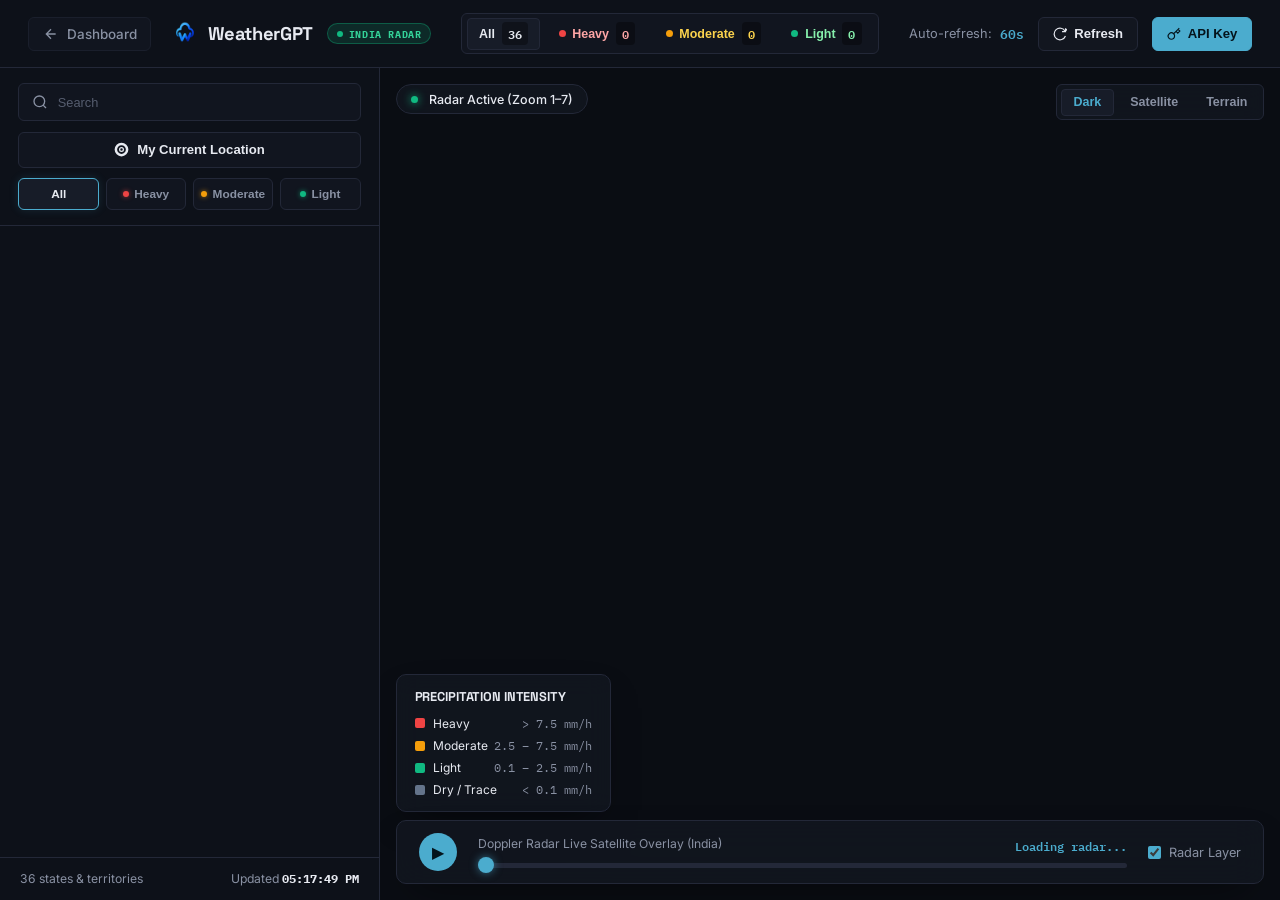
<file: Frontend/rainfall-map.html>
<!DOCTYPE html>
<html lang="en">
<head>
  <meta charset="UTF-8">
  <meta name="viewport" content="width=device-width, initial-scale=1.0, maximum-scale=1">
  <title>Live Rainfall Radar & Map — WeatherGPT India</title>
  <meta name="description" content="Real-time rainfall radar and intensity map with separate color categorizations for Heavy, Moderate, and Light precipitation across all 36 Indian states and union territories powered by Google Maps.">
  <link rel="icon" href="favicon.ico" sizes="any">
  <link rel="icon" type="image/png" sizes="16x16" href="favicon-16x16.png">
  <link rel="icon" type="image/png" sizes="32x32" href="favicon-32x32.png">
  <link rel="icon" type="image/png" sizes="192x192" href="icon-192.png">
  <link rel="apple-touch-icon" sizes="180x180" href="apple-touch-icon.png">
  <meta name="theme-color" content="#0a0d13">

  <!-- Typography aligned with WeatherGPT index.html -->
  <link rel="preconnect" href="https://fonts.googleapis.com">
  <link rel="preconnect" href="https://fonts.gstatic.com" crossorigin>
  <link href="https://fonts.googleapis.com/css2?family=Space+Grotesk:wght@400;500;600;700&family=Inter:wght@400;500;600;700;800&family=IBM+Plex+Mono:wght@400;500;600&display=swap" rel="stylesheet">

  <link rel="stylesheet" href="rainfall-map.css">
</head>
<body>

  <!-- ======================================================================
       Header Bar (Aligned & Proportional Controls)
       ====================================================================== -->
  <header class="rainfall-header">
    <div class="brand-section">
      <a href="index.html" class="back-link" title="Return to WeatherGPT dashboard">
        <svg class="icon-svg" width="16" height="16" viewBox="0 0 24 24" fill="none" stroke="currentColor" stroke-width="2">
          <path d="M19 12H5M12 19l-7-7 7-7"/>
        </svg>
        <span>Dashboard</span>
      </a>
      <div class="brand">
        <img src="logo.png" alt="WeatherGPT" class="brand-mark small">
        <span class="brand-name">WeatherGPT</span>
        <span class="badge-live">
          <span class="pulse-dot"></span>
          INDIA RADAR
        </span>
      </div>
    </div>

    <!-- Quick Stats Category Filter Banner (Proportional, Refined Buttons) -->
    <div class="stats-banner">
      <button class="stat-pill pill-all active" id="statAll" type="button" title="View all 36 tracked Indian states & union territories">
        <span>All</span>
        <span class="count" id="countAll">36</span>
      </button>
      <button class="stat-pill pill-heavy" id="statHeavy" type="button" title="Heavy rainfall (> 7.5 mm/h)">
        <span class="indicator"></span>
        <span>Heavy</span>
        <span class="count" id="countHeavy">0</span>
      </button>
      <button class="stat-pill pill-moderate" id="statModerate" type="button" title="Moderate rainfall (2.5 - 7.5 mm/h)">
        <span class="indicator"></span>
        <span>Moderate</span>
        <span class="count" id="countModerate">0</span>
      </button>
      <button class="stat-pill pill-light" id="statLight" type="button" title="Light rainfall (0.1 - 2.5 mm/h)">
        <span class="indicator"></span>
        <span>Light</span>
        <span class="count" id="countLight">0</span>
      </button>
    </div>

    <!-- Actions: Auto-refresh, Manual Refresh & Key Settings -->
    <div class="header-actions">
      <div class="refresh-container">
        <span>Auto-refresh:</span>
        <span class="timer-text" id="refreshTimer">60s</span>
      </div>
      <button class="btn-action" id="btnRefresh" title="Fetch fresh rainfall data right now">
        <svg width="14" height="14" viewBox="0 0 24 24" fill="none" stroke="currentColor" stroke-width="2">
          <path d="M21.5 2v6h-6M21.34 15.57a10 10 0 1 1-.57-8.38l5.67-5.67"/>
        </svg>
        <span>Refresh</span>
      </button>
      <button class="btn-action btn-accent" id="btnOpenKeyModal" title="Configure Google Maps API Key or Demo Key">
        <svg width="14" height="14" viewBox="0 0 24 24" fill="none" stroke="currentColor" stroke-width="2">
          <path d="M21 2l-2 2m-7.61 7.61a5.5 5.5 0 1 1-7.778 7.778 5.5 5.5 0 0 1 7.777-7.777zm0 0L15.5 7.5m0 0l3 3L22 7l-3-3m-3.5 3.5L19 4"/>
        </svg>
        <span>API Key</span>
      </button>
    </div>
  </header>

  <!-- ======================================================================
       Main Content: Sidebar + Google Maps Canvas
       ====================================================================== -->
  <main class="rainfall-main">
    
    <!-- Left Sidebar: Places Feed & Search -->
    <aside class="rainfall-sidebar" id="rainfallSidebar">
      <div class="sidebar-search-box">
        <div class="search-input-wrapper">
          <svg class="search-icon" width="16" height="16" viewBox="0 0 24 24" fill="none" stroke="currentColor" stroke-width="2">
            <circle cx="11" cy="11" r="8"/><line x1="21" y1="21" x2="16.65" y2="16.65"/>
          </svg>
          <input type="text" id="stationSearch" class="search-input" placeholder="Search" autocomplete="off">
        </div>

        <div style="display: flex;">
          <button class="btn-action btn-locate" id="btnLocateMe" title="Find rainfall metrics for my current GPS location">
            <svg width="15" height="15" viewBox="0 0 24 24" fill="none" stroke="currentColor" stroke-width="2">
              <path d="M12 2a10 10 0 1 0 10 10A10 10 0 0 0 12 2zm0 18a8 8 0 1 1 8-8 8 8 0 0 1-8 8z"/><circle cx="12" cy="12" r="3"/>
            </svg>
            <span>My Current Location</span>
          </button>
        </div>

        <!-- Quick Filter Buttons -->
        <div class="quick-filter-row">
          <button class="filter-btn active" data-filter="all">All</button>
          <button class="filter-btn" data-filter="heavy"><span class="filter-dot dot-heavy"></span>Heavy</button>
          <button class="filter-btn" data-filter="moderate"><span class="filter-dot dot-moderate"></span>Moderate</button>
          <button class="filter-btn" data-filter="light"><span class="filter-dot dot-light"></span>Light</button>
        </div>
      </div>

      <!-- Places List Container -->
      <div class="sidebar-list-container" id="placesList">
        <!-- Rendered dynamically by rainfall-map.js -->
      </div>

      <!-- Sidebar Footer -->
      <div class="sidebar-footer">
        <span id="placesCount">36 states & territories</span>
        <span>Updated <strong id="lastUpdatedTime">--:--:--</strong></span>
      </div>
    </aside>

    <!-- Map Stage -->
    <div class="map-viewport">
      <div id="map"></div>

      <!-- Top Right Floating Controls -->
      <div class="map-floating-panel">
        <div class="glass-pill-group">
          <button class="map-type-btn active" data-type="roadmap">Dark</button>
          <button class="map-type-btn" data-type="satellite">Satellite</button>
          <button class="map-type-btn" data-type="terrain">Terrain</button>
        </div>
      </div>

      <!-- Floating Zoom & Radar Status Indicator -->
      <div class="zoom-radar-status" id="zoomRadarStatus">
        <span class="zoom-status-dot"></span>
        <span class="zoom-status-text" id="zoomRadarText">Radar Active (Zoom 1–7)</span>
        <button class="zoom-reset-btn" id="btnResetRadarZoom" title="Return to regional radar zoom level" style="display: none;">Zoom to Radar (z6)</button>
      </div>

      <!-- Legend Overlay (Bottom Left) -->
      <div class="map-legend-overlay">
        <div class="legend-title">Precipitation Intensity</div>
        <div class="legend-items">
          <div class="legend-row">
            <div class="legend-left">
              <div class="legend-color-box" style="background: #ef4444;"></div>
              <span>Heavy</span>
            </div>
            <span class="legend-range">&gt; 7.5 mm/h</span>
          </div>
          <div class="legend-row">
            <div class="legend-left">
              <div class="legend-color-box" style="background: #f59e0b;"></div>
              <span>Moderate</span>
            </div>
            <span class="legend-range">2.5 – 7.5 mm/h</span>
          </div>
          <div class="legend-row">
            <div class="legend-left">
              <div class="legend-color-box" style="background: #10b981;"></div>
              <span>Light</span>
            </div>
            <span class="legend-range">0.1 – 2.5 mm/h</span>
          </div>
          <div class="legend-row">
            <div class="legend-left">
              <div class="legend-color-box" style="background: #64748b;"></div>
              <span>Dry / Trace</span>
            </div>
            <span class="legend-range">&lt; 0.1 mm/h</span>
          </div>
        </div>
      </div>

      <!-- Bottom Floating Doppler Radar Player Bar -->
      <div class="radar-timeline-player">
        <button class="radar-btn" id="btnPlayRadar" title="Play / Pause radar animation">▶</button>
        <div class="radar-slider-wrap">
          <div class="radar-slider-header">
            <span>Doppler Radar Live Satellite Overlay (India)</span>
            <span id="radarTimeLabel">Loading radar...</span>
          </div>
          <input type="range" class="radar-slider" id="radarSlider" min="0" max="10" value="0">
        </div>
        <label class="radar-toggle-wrap">
          <input type="checkbox" id="radarToggle" checked>
          <span>Radar Layer</span>
        </label>
      </div>

    </div>
  </main>

  <!-- ======================================================================
       Google Maps API Key Setup Modal
       ====================================================================== -->
  <div class="modal-overlay" id="apiKeyModal">
    <div class="modal-box">
      <div class="modal-header">
        <h3 class="modal-title">Google Maps Platform Key</h3>
        <button class="modal-close-btn" id="btnCloseKeyModal">&times;</button>
      </div>
      <div class="modal-body">
        <p>
          This live map uses Google Maps JavaScript API with modern <code>AdvancedMarkerElement</code>.
        </p>

        <div class="callout-box">
          <strong>⚡ Zero-Cost Prototyping with Maps Demo Key:</strong><br>
          Don't have a Google Cloud billing account yet? Generate a free <strong>Maps Demo Key</strong> in seconds with no credit card required:
          <br><br>
          <a href="https://mapsplatform.google.com/maps-demo-key?utm_campaign=gmp_git_agentskills_v1" target="_blank" rel="noopener noreferrer">
            Open Google Maps Demo Key Generator &rarr;
          </a>
        </div>

        <label for="apiKeyInput" style="font-weight: 600; font-size: 0.85rem; color: var(--text);">
          Enter Your Google Maps API Key:
        </label>
        <input type="text" id="apiKeyInput" class="modal-input" placeholder="AIzaSy...">

        <p style="font-size: 0.78rem; color: var(--text-dim);">
          Your key will be securely saved in your browser's local storage and used exclusively to authenticate Google Maps JS API requests.
        </p>
      </div>
      <div class="modal-actions">
        <button class="btn-action" id="btnUseDemoKey">Get Free Demo Key</button>
        <button class="btn-action btn-accent" id="btnSaveApiKey">Save & Reload</button>
      </div>
    </div>
  </div>

  <!-- Main JavaScript Engine -->
  <script src="rainfall-map.js"></script>
</body>
</html>
</file>
<file: style.css>
:root{
  --bg: #0a0d13;
  --bg-1: #0d1119;
  --bg-2: #11151f;
  --bg-3: #161b28;
  --panel: #12161f;
  --panel-hover: #171c28;
  --border: #232838;
  --border-soft: #1a1f2c;

  --accent: #4bacce;
  --accent-2: #6d84c2;
  --accent-dim: #17303c;
  --warn: #c98f4e;
  --danger: #c9556a;
  --danger-dim: #2a1620;
  --safe: #45a481;

  --text: #e7eaf1;
  --text-dim: #8991a3;
  --text-faint: #565d6f;

  --font-display: 'Space Grotesk', 'Inter', sans-serif;
  --font-body: 'Inter', sans-serif;
  --font-mono: 'IBM Plex Mono', monospace;

  --radius-sm: 6px;
  --radius: 10px;
  --radius-lg: 14px;
  --radius-full: 999px;
  --shadow: 0 16px 40px -18px rgba(0,0,0,.55);
  --shadow-sm: 0 6px 16px -8px rgba(0,0,0,.4);
}

.icon, .icon-sm, .icon-md, .icon-lg, .icon-xl{
  display:inline-block; flex-shrink:0; fill:none; stroke:currentColor;
  stroke-width:1.8; stroke-linecap:round; stroke-linejoin:round;
  vertical-align:-3px;
}
.icon{ width:16px; height:16px; }
.icon-sm{ width:14px; height:14px; }
.icon-md{ width:18px; height:18px; }
.icon-lg{ width:22px; height:22px; }
.icon-xl{ width:28px; height:28px; }

.icon-tile{
  display:flex; align-items:center; justify-content:center; flex-shrink:0;
  width:38px; height:38px; border-radius:var(--radius-sm);
  background:var(--bg-2); border:1px solid var(--border-soft); color:var(--accent);
}
.icon-tile.lg{ width:46px; height:46px; }
.icon-tile.warn{ color:var(--warn); }
.icon-tile.danger{ color:var(--danger); background:var(--danger-dim); border-color:rgba(201,85,106,.25); }
.icon-tile.safe{ color:var(--safe); }

*{box-sizing:border-box;}
html,body{margin:0;padding:0;max-width:100%;overflow-x:hidden;}
body{
  background:var(--bg);
  color:var(--text);
  font-family:var(--font-body);
  -webkit-font-smoothing:antialiased;
  overflow-x:hidden;
}
body.light-theme{
  --bg:#f5f6f9; --bg-1:#ffffff; --bg-2:#eef0f4; --bg-3:#e5e8ee;
  --panel:#ffffff; --panel-hover:#f3f4f7; --border:#dde1e8; --border-soft:#e7e9ef;
  --text:#171a22; --text-dim:#565e6f; --text-faint:#8991a3;
  --accent-dim:#dcedf5;
}
body.large-text{ font-size:18px; }
body.high-contrast{ --border:#4a5a8a; --text-dim:#c4cee6; }
body.reduced-motion *{ animation-duration:.001s !important; transition-duration:.001s !important; }

h1,h2,h3,h4{ font-family:var(--font-display); margin:0; letter-spacing:-.01em; }
p{ margin:0; }
a{ color:inherit; }
.muted{ color:var(--text-dim); }
.small{ font-size:.82rem; }
button, input, select, textarea{ font-family:inherit; color:inherit; }
button{ cursor:pointer; }

::-webkit-scrollbar{ width:8px; height:8px; }
::-webkit-scrollbar-thumb{ background:var(--border); border-radius:8px; }
::-webkit-scrollbar-track{ background:transparent; }

.view[hidden]{ display:none !important; }

.view-splash{
  position:fixed; inset:0; z-index:9999; display:flex; align-items:center; justify-content:center;
  background:var(--bg); opacity:1; transition:opacity .45s ease;
}
.view-splash[hidden]{ display:none !important; }
.view-splash.splash-fade{ opacity:0; pointer-events:none; }
.splash-inner{ display:flex; flex-direction:column; align-items:center; gap:1rem; }
.splash-logo{
  width:84px; height:84px; object-fit:contain;
  animation:splashPulse 1.7s ease-in-out infinite;
  filter:drop-shadow(0 8px 24px rgba(75,172,206,.25));
}
.splash-name{
  font-family:var(--font-display); font-weight:700; font-size:1.1rem; letter-spacing:-.01em;
  color:var(--text); opacity:0; animation:splashLabelIn .5s ease forwards .2s;
}
@keyframes splashPulse{ 0%,100%{ transform:scale(1); opacity:1; } 50%{ transform:scale(1.06); opacity:.86; } }
@keyframes splashLabelIn{ to{ opacity:1; } }
body.reduced-motion .splash-logo{ animation:none; }
body.reduced-motion .splash-name{ animation:none; opacity:1; }
body.reduced-motion .view-splash{ transition:none; }

#view-language{ min-height:100vh; display:flex; align-items:center; justify-content:center; padding:3rem 1.5rem; }
.lang-gate{ position:relative; max-width:760px; width:100%; text-align:center; }
.lang-gate-back{ position:absolute; top:-8px; left:0; }
.lang-gate-mark{ display:block; width:48px; height:48px; margin:0 auto 1.4rem; object-fit:contain; }
.lang-gate h1{ font-family:var(--font-display); font-size:1.8rem; margin-bottom:.5rem; }
.lang-gate-sub{ color:var(--text-dim); margin-bottom:2rem; font-size:.9rem; }
.lang-grid{ display:grid; grid-template-columns:repeat(auto-fill, minmax(150px,1fr)); gap:.7rem; }
.lang-card{
  background:var(--panel); border:1px solid var(--border-soft); border-radius:var(--radius);
  padding:1rem .8rem; display:flex; flex-direction:column; gap:.25rem; align-items:center; text-align:center;
}
.lang-card:hover{ border-color:var(--accent); background:var(--panel-hover); }
.lang-native{ font-size:1.05rem; font-weight:600; color:var(--text); }
.lang-english{ font-size:.74rem; color:var(--text-faint); }

.brand{ display:flex; align-items:center; gap:10px; }
.brand-name{ font-family:var(--font-display); font-weight:700; font-size:1.15rem; letter-spacing:-.02em; }
.brand.small .brand-name{ font-size:1rem; }

.brand-mark{
  display:block; width:32px; height:32px; object-fit:contain; flex-shrink:0;
}
.brand-mark.small{ width:25px; height:25px; }
@keyframes spin{ to{ transform:rotate(360deg); } }

.btn{
  border:1px solid transparent; border-radius:var(--radius-sm); padding:.62rem 1.1rem;
  font-weight:600; font-size:.88rem; display:inline-flex; align-items:center; justify-content:center; gap:.45rem;
  transition:background .15s ease, border-color .15s ease, color .15s ease, opacity .15s ease;
}
.btn:active{ opacity:.85; }
.btn:focus-visible{ outline:2px solid var(--accent); outline-offset:2px; }
.btn-primary{ background:var(--accent); color:#04141c; }
.btn-primary:hover{ background:#5cb9d9; }
.btn-ghost{ background:transparent; color:var(--text); border-color:transparent; }
.btn-ghost:hover{ background:var(--bg-2); }
.btn-outline{ background:transparent; border-color:var(--border); color:var(--text); }
.btn-outline:hover{ border-color:var(--accent); color:var(--accent); }
.btn-lg{ padding:.8rem 1.5rem; font-size:.95rem; }
.btn-block{ width:100%; }
.btn-social{ flex:1; background:var(--bg-2); border:1px solid var(--border); border-radius:var(--radius-sm); padding:.6rem; font-weight:600; display:inline-flex; align-items:center; justify-content:center; gap:.5rem; }
.btn-social:hover{ border-color:var(--accent); }

.link-btn{ background:none; border:none; color:var(--accent); font-weight:600; padding:0; text-decoration:underline; text-underline-offset:2px; }

.icon-btn{
  width:36px; height:36px; border-radius:var(--radius-sm); background:transparent; border:1px solid transparent;
  color:var(--text-dim); display:flex; align-items:center; justify-content:center; flex-shrink:0;
}
.icon-btn:hover{ background:var(--bg-2); color:var(--text); }
.icon-btn:focus-visible{ outline:2px solid var(--accent); outline-offset:1px; }

.field{ display:flex; flex-direction:column; gap:.4rem; margin-bottom:1rem; }
.field[hidden]{ display:none !important; }
.field span, .field-label{ font-size:.82rem; color:var(--text-dim); font-weight:600; }
.field-label{ display:block; margin:.2rem 0 .6rem; }
.field input, .field select{
  background:var(--bg-2); border:1px solid var(--border); border-radius:10px; padding:.7rem .85rem;
  color:var(--text); font-size:.95rem; outline:none; transition:border-color .15s;
}
.field input:focus, .field select:focus{ border-color:var(--accent); }
.input-with-prefix{ display:flex; align-items:center; background:var(--bg-2); border:1px solid var(--border); border-radius:10px; overflow:hidden; }
.input-with-prefix:focus-within{ border-color:var(--accent); }
.input-with-prefix .prefix{ padding:.7rem .7rem .7rem .9rem; color:var(--text-dim); font-family:var(--font-mono); border-right:1px solid var(--border); }
.input-with-prefix input{ border:none; background:transparent; flex:1; padding:.7rem .8rem; outline:none; font-size:.95rem; color:var(--text); }
.field-error{ color:var(--danger); font-size:.85rem; margin:-.5rem 0 .8rem; }

.chip-btn{
  background:var(--bg-2); border:1px solid var(--border); border-radius:var(--radius-full); padding:.5rem .95rem;
  font-weight:600; font-size:.84rem; color:var(--text); display:inline-flex; align-items:center; gap:.4rem;
}
.chip-btn:hover{ border-color:var(--accent); }

.badge{ background:var(--danger); color:#fff; font-size:.68rem; font-weight:700; border-radius:var(--radius-full); padding:.1rem .45rem; margin-left:auto; line-height:1.5; }

.nav{
  display:flex; align-items:center; justify-content:space-between; gap:1.5rem; padding:1.1rem 4vw;
  max-width:1400px; margin:0 auto; position:sticky; top:0; z-index:50;
  backdrop-filter:blur(10px); background:rgba(10,13,19,.78); border-bottom:1px solid var(--border-soft);
}
body.light-theme .nav{ background:rgba(245,246,249,.85); }
.brand{ flex-shrink:0; }
.nav-links{ display:flex; align-items:center; gap:2.4rem; min-width:0; }
.nav-links-primary{ display:flex; align-items:center; gap:2rem; }
.nav-links-primary a{ text-decoration:none; color:var(--text-dim); font-weight:600; font-size:.92rem; white-space:nowrap; }
.nav-links-primary a:hover{ color:var(--text); }
.nav-links-cta{ display:flex; align-items:center; gap:.6rem; flex-shrink:0; }
.nav-hamburger{ display:none; flex-shrink:0; position:relative; }
.nav-hamburger-icon-close{ display:none; }
.nav-hamburger.open .nav-hamburger-icon-menu{ display:none; }
.nav-hamburger.open .nav-hamburger-icon-close{ display:inline-block; }

.hero{
  display:grid; grid-template-columns:1.1fr .9fr; gap:3rem; align-items:center;
  max-width:1400px; margin:0 auto; padding:4vw 4vw 5rem;
}
.eyebrow{ font-family:var(--font-mono); letter-spacing:.12em; text-transform:uppercase; color:var(--accent); font-size:.78rem; margin-bottom:1rem; }
.hero h1{ font-size:clamp(2.1rem, 4.4vw, 3.4rem); line-height:1.08; font-weight:700; margin-bottom:1.2rem; }
.accent-text{ background:linear-gradient(120deg, var(--accent), var(--accent-2)); -webkit-background-clip:text; background-clip:text; color:transparent; }
.hero-sub{ color:var(--text-dim); font-size:1.05rem; line-height:1.6; max-width:52ch; margin-bottom:1.8rem; }
.hero-actions{ display:flex; gap:.9rem; flex-wrap:wrap; margin-bottom:2.4rem; }
.hero-trust{ display:flex; gap:2.2rem; }
.hero-trust div{ display:flex; flex-direction:column; }
.hero-trust strong{ font-family:var(--font-display); font-size:1.4rem; color:var(--accent); }
.hero-trust span{ font-size:.78rem; color:var(--text-faint); }

.hero-visual{ position:relative; display:flex; flex-direction:column; align-items:center; gap:1.6rem; min-height:420px; justify-content:center; }
.radar-scope{
  position:relative; width:280px; height:280px; border-radius:50%; flex-shrink:0;
  background:radial-gradient(circle at 50% 40%, #10141f, #090b11 78%);
  border:1px solid var(--border-soft); box-shadow:var(--shadow), inset 0 0 50px rgba(75,172,206,.05);
  display:flex; align-items:center; justify-content:center;
}
.radar-rings{ position:absolute; inset:0; border-radius:50%;
  background:
    repeating-radial-gradient(circle, transparent 0 13.5%, rgba(109,132,194,.12) 13.6% 13.8%, transparent 13.9% 27.5%);
}
.radar-sweep{
  position:absolute; inset:0; border-radius:50%;
  background:conic-gradient(from 0deg, rgba(75,172,206,.4), transparent 28%);
  animation:spin 5s linear infinite;
  -webkit-mask:radial-gradient(circle, transparent 4%, #000 5%);
          mask:radial-gradient(circle, transparent 4%, #000 5%);
}
body.reduced-motion .radar-sweep{ animation:none; }
.radar-blip{ position:absolute; width:6px; height:6px; border-radius:50%; background:var(--accent); animation:blip 2.8s ease-in-out infinite; }
.b1{ top:32%; left:60%; animation-delay:0s; }
.b2{ top:60%; left:38%; background:var(--warn); animation-delay:.6s; }
.b3{ top:45%; left:48%; background:var(--danger); animation-delay:1.2s; }
@keyframes blip{ 0%,100%{ opacity:.3;} 50%{ opacity:.9;} }
body.reduced-motion .radar-blip{ animation:none; opacity:.7; }
.scope-readout{ text-align:center; z-index:2; }
.scope-readout span{ display:block; font-family:var(--font-mono); font-size:1.6rem; font-weight:600; color:var(--text); }
.scope-readout small{ color:var(--text-faint); font-size:.7rem; }

.hero-chips{ display:flex; flex-direction:column; gap:.55rem; width:100%; max-width:320px; }
.hero-chip{
  display:flex; align-items:center; gap:.65rem; background:var(--panel); border:1px solid var(--border-soft);
  border-radius:var(--radius); padding:.65rem .8rem; font-size:.82rem; font-weight:500; color:var(--text-dim);
}
.hero-chip strong{ color:var(--text); font-weight:600; }
.hero-chip .icon-tile{ width:30px; height:30px; }

.demo-strip{ display:flex; justify-content:center; padding:0 4vw 5rem; }
.demo-card{
  max-width:900px; width:100%; background:var(--panel); border:1px solid var(--border-soft);
  border-radius:var(--radius-lg); padding:1.6rem 2rem; box-shadow:var(--shadow);
  display:flex; flex-direction:column; gap:.7rem;
}
.demo-q{ font-family:var(--font-display); font-size:1.15rem; color:var(--accent); }
.demo-a{ color:var(--text-dim); line-height:1.6; }

.section{ max-width:1300px; margin:0 auto; padding:2rem 4vw 5rem; }
.section-title{ font-size:clamp(1.6rem,3vw,2.3rem); text-align:center; margin-bottom:.6rem; }
.section-sub{ text-align:center; color:var(--text-dim); max-width:60ch; margin:0 auto 3rem; }

.pillars-grid{ display:grid; grid-template-columns:repeat(4,1fr); gap:1.2rem; }
.pillar-card{ background:var(--panel); border:1px solid var(--border-soft); border-radius:var(--radius); padding:1.5rem; transition:border-color .2s; }
.pillar-card:hover{ border-color:var(--accent); }
.pillar-card .icon-tile{ margin-bottom:1rem; }
.pillar-card h3{ font-size:1.02rem; margin-bottom:.5rem; }
.pillar-card p{ color:var(--text-dim); font-size:.87rem; line-height:1.55; }

.feature-grid{ display:grid; grid-template-columns:repeat(3,1fr); gap:1.1rem; }
.feature-card{ background:var(--bg-1); border:1px solid var(--border-soft); border-radius:var(--radius); padding:1.3rem 1.4rem; }
.feature-card h4{ font-size:.96rem; margin-bottom:.4rem; color:var(--accent-2); }
.feature-card p{ color:var(--text-dim); font-size:.85rem; line-height:1.55; }

.persona-row{ display:flex; flex-wrap:wrap; gap:.6rem; justify-content:center; }
.persona-pill{ display:inline-flex; align-items:center; gap:.45rem; background:var(--bg-1); border:1px solid var(--border-soft); border-radius:var(--radius-full); padding:.5rem 1rem; font-size:.83rem; font-weight:600; color:var(--text-dim); }

.landing-footer{ border-top:1px solid var(--border-soft); padding:3rem 4vw; text-align:center; color:var(--text-faint); font-size:.82rem; display:flex; flex-direction:column; align-items:center; gap:.8rem; }
.landing-footer .brand{ justify-content:center; margin-bottom:.4rem; }
.copyright{ opacity:.7; }

.view-auth{ min-height:100vh; min-height:100dvh; display:flex; }
.auth-shell{ display:grid; grid-template-columns:1fr 1fr; width:100%; min-width:0; min-height:100vh; min-height:100dvh; }
.auth-side{
  background:radial-gradient(circle at 20% 20%, #121722, var(--bg) 60%);
  border-right:1px solid var(--border-soft);
  padding:4rem 3.5rem; display:flex; flex-direction:column; justify-content:center; gap:1.4rem;
}
.auth-side h2{ font-size:2.1rem; line-height:1.2; }
.auth-side p{ color:var(--text-dim); max-width:38ch; line-height:1.6; }
.auth-points{ list-style:none; padding:0; margin-top:1rem; display:flex; flex-direction:column; gap:.8rem; color:var(--text-dim); font-size:.88rem; }
.auth-points li{ display:flex; align-items:center; gap:.65rem; }

.auth-panel{ display:flex; align-items:center; justify-content:center; padding:3rem 2rem; min-width:0; width:100%; }
.auth-step{ width:100%; max-width:400px; min-width:0; position:relative; }
.auth-step h3{ font-size:1.5rem; margin-bottom:.5rem; }
.auth-hint{ color:var(--text-dim); font-size:.9rem; margin-bottom:1.6rem; line-height:1.5; }
.auth-back{ background:none; border:1px solid var(--border); border-radius:8px; width:34px; height:34px; color:var(--text); margin-bottom:1.2rem; }
.auth-back:hover{ border-color:var(--accent); }

.segmented{ display:inline-flex; background:var(--bg-2); border:1px solid var(--border); border-radius:var(--radius-full); padding:3px; margin-bottom:1.2rem; }
.segmented.small{ margin-bottom:0; }
.seg-btn{ border:none; background:transparent; color:var(--text-dim); font-weight:600; font-size:.83rem; padding:.4rem 1rem; border-radius:var(--radius-full); }
.seg-btn.active{ background:var(--accent); color:#04141c; }

.auth-divider{ display:flex; align-items:center; gap:.8rem; color:var(--text-faint); font-size:.8rem; margin:1.2rem 0; }
.auth-divider::before, .auth-divider::after{ content:''; flex:1; height:1px; background:var(--border); }
.social-row{ display:flex; gap:.8rem; margin-bottom:1.4rem; }
.auth-legal{ font-size:.75rem; color:var(--text-faint); line-height:1.5; }

.otp-row{ display:flex; gap:.6rem; margin-bottom:.8rem; }
.otp-box{
  width:100%; aspect-ratio:1; text-align:center; font-size:1.4rem; font-family:var(--font-mono);
  background:var(--bg-2); border:1px solid var(--border); border-radius:10px; color:var(--text); outline:none;
}
.otp-box:focus{ border-color:var(--accent); box-shadow:0 0 0 3px rgba(75,172,206,.15); }
.otp-demo-hint{ font-size:.78rem; color:var(--text-faint); margin-bottom:1.4rem; }
.resend-row{ text-align:center; margin-top:1rem; color:var(--text-dim); font-size:.85rem; }
.resend-row .link-btn:disabled{ color:var(--text-faint); text-decoration:none; }

.role-grid{ display:grid; grid-template-columns:repeat(3,1fr); gap:.6rem; margin-bottom:1.6rem; }
.role-grid[hidden]{ display:none !important; }
.role-card{ background:var(--bg-2); border:1px solid var(--border); border-radius:var(--radius); padding:.9rem .5rem; display:flex; flex-direction:column; align-items:center; gap:.5rem; font-size:.78rem; font-weight:600; color:var(--text-dim); }
.role-card[hidden]{ display:none !important; }
.role-card .icon{ width:18px; height:18px; }
.role-card.active{ border-color:var(--accent); color:var(--accent); background:rgba(75,172,206,.08); }
.role-card.role-more{ border-style:dashed; color:var(--text-faint); background:transparent; }
.role-card.role-more .icon{ transition:transform .15s ease; }
.role-card.role-more[aria-expanded="true"] .icon{ transform:rotate(90deg); }

.app-shell{ display:flex; height:100vh; height:100dvh; overflow:hidden; }

.mobile-topbar{ display:none; }

.sidebar{
  width:272px; flex-shrink:0; background:var(--bg-1); border-right:1px solid var(--border-soft);
  display:flex; flex-direction:column; padding:1rem .9rem; gap:.9rem; height:100vh; overflow-y:auto;
}
.sidebar-head{ display:flex; align-items:center; justify-content:space-between; padding:.3rem .3rem .2rem; }
.only-mobile{ display:none; }

.new-chat-btn{
  background:var(--bg-2); border:1px solid var(--border); border-radius:12px; padding:.7rem .9rem;
  font-weight:600; text-align:left; color:var(--text);
}
.new-chat-btn:hover{ border-color:var(--accent); color:var(--accent); }

.side-nav{ display:flex; flex-direction:column; gap:.15rem; }
.side-link{
  display:flex; align-items:center; gap:.75rem; background:transparent; border:none; text-align:left;
  padding:.6rem .7rem; border-radius:var(--radius-sm); color:var(--text-dim); font-weight:600; font-size:.87rem;
}
.side-link .icon{ width:17px; height:17px; flex-shrink:0; }
.side-link:hover{ background:var(--bg-2); color:var(--text); }
.side-link.active{ background:var(--bg-2); color:var(--accent); }
.side-link.sos-link{ color:var(--danger); }
.side-link.sos-link:hover{ background:var(--danger-dim); }
.side-link[hidden]{ display:none !important; }

.chat-history{ flex:1; overflow-y:auto; margin-top:.4rem; min-height:60px; }
.side-section-label{ font-size:.72rem; text-transform:uppercase; letter-spacing:.06em; color:var(--text-faint); padding:.4rem .7rem; }
.history-item{ display:block; width:100%; text-align:left; background:transparent; border:none; color:var(--text-dim); padding:.5rem .7rem; border-radius:8px; font-size:.83rem; white-space:nowrap; overflow:hidden; text-overflow:ellipsis; }
.history-item:hover{ background:var(--bg-2); color:var(--text); }
.empty-state{ display:flex; flex-direction:column; align-items:center; text-align:center; padding:1.4rem .8rem; gap:.35rem; color:var(--text-faint); }
.empty-state-sm{ padding:1rem .6rem; }
.empty-state-icon{ opacity:.45; margin-bottom:.2rem; }
.empty-state-title{ font-size:.85rem; font-weight:600; color:var(--text-dim); margin:0; }
.empty-state-sub{ font-size:.76rem; color:var(--text-faint); margin:0; line-height:1.4; }

.profile-link{ display:flex; align-items:center; gap:.7rem; background:var(--bg-2); border:1px solid var(--border-soft); border-radius:var(--radius); padding:.6rem .7rem; margin-top:auto; }
.avatar{ width:32px; height:32px; border-radius:50%; background:var(--accent); color:#04141c; font-weight:700; display:flex; align-items:center; justify-content:center; flex-shrink:0; }
.profile-meta{ display:flex; flex-direction:column; align-items:flex-start; overflow:hidden; }
.profile-meta strong{ font-size:.85rem; color:var(--text); white-space:nowrap; overflow:hidden; text-overflow:ellipsis; max-width:150px; }
.profile-meta small{ color:var(--text-faint); font-size:.74rem; }

.main{ flex:1; overflow-y:auto; -webkit-overflow-scrolling:touch; padding:2rem 2.4rem 4rem; }
.panel{ animation:panel-in .18s ease; }
.panel[hidden]{ display:none !important; }
@keyframes panel-in{ from{ opacity:0; transform:translateY(4px); } to{ opacity:1; transform:none; } }
.panel-header{ display:flex; align-items:flex-start; justify-content:space-between; gap:1rem; margin-bottom:1.6rem; flex-wrap:wrap; }
.panel-header h1{ font-size:1.7rem; margin-bottom:.3rem; }
.role-tag{ display:inline-flex; align-items:center; gap:.4rem; background:var(--bg-2); border:1px solid var(--border); border-radius:var(--radius-full); padding:.4rem .9rem; font-size:.8rem; font-weight:600; color:var(--accent-2); height:fit-content; }

.section-row{ display:flex; align-items:center; justify-content:space-between; margin:1.8rem 0 .8rem; }
.section-row h3{ font-size:1.02rem; }

.hero-weather-card{
  background:linear-gradient(135deg, var(--bg-2), var(--bg-1) 70%);
  border:1px solid var(--border-soft); border-radius:var(--radius-lg); padding:1.7rem 2rem;
  display:flex; flex-wrap:wrap; gap:1.6rem; justify-content:space-between; align-items:center;
  box-shadow:var(--shadow-sm);
}
.hero-weather-main{ display:flex; align-items:center; gap:1.3rem; }
.hwc-icon{ width:58px; height:58px; display:flex; align-items:center; justify-content:center; flex-shrink:0; border-radius:var(--radius); background:var(--bg-2); border:1px solid var(--border-soft); color:var(--accent); }
.hwc-icon .icon{ width:30px; height:30px; }
.hwc-temp{ font-family:var(--font-display); font-size:3rem; font-weight:700; line-height:1; }
.hwc-desc{ color:var(--text-dim); margin:.3rem 0; }
.hwc-feels{ font-size:.85rem; color:var(--text-faint); }
.hwc-grid{ display:grid; grid-template-columns:repeat(3,1fr); gap:1.1rem 1.8rem; }
.hwc-grid div{ display:flex; flex-direction:column; gap:.2rem; }
.hwc-grid small{ color:var(--text-faint); font-size:.71rem; text-transform:uppercase; letter-spacing:.04em; }
.hwc-grid strong{ font-family:var(--font-mono); font-size:.96rem; }

.hourly-strip{ display:flex; gap:.6rem; overflow-x:auto; padding-bottom:.4rem; }
.hour-card{ flex:0 0 auto; background:var(--panel); border:1px solid var(--border-soft); border-radius:var(--radius); padding:.8rem .9rem; text-align:center; min-width:72px; }
.hour-card .h-time{ font-size:.71rem; color:var(--text-faint); }
.hour-card .h-icon{ display:flex; align-items:center; justify-content:center; margin:.5rem 0; color:var(--accent); }
.hour-card .h-icon .icon{ width:18px; height:18px; }
.hour-card .h-temp{ font-family:var(--font-mono); font-weight:600; font-size:.88rem; }
.hour-card .h-rain{ display:flex; align-items:center; justify-content:center; gap:.2rem; font-size:.7rem; color:var(--accent); margin-top:.3rem; }
.hour-card .h-rain .icon{ width:11px; height:11px; }

.daily-list{ display:flex; flex-direction:column; border:1px solid var(--border-soft); border-radius:var(--radius); overflow:hidden; }
.day-row{ display:grid; grid-template-columns:110px 1fr auto 90px; align-items:center; gap:1rem; padding:.75rem 1.1rem; border-bottom:1px solid var(--border-soft); background:var(--panel); }
.day-row:last-child{ border-bottom:none; }
.day-row .d-name{ grid-column:1; font-weight:600; font-size:.88rem; }
.day-row .d-icon{ grid-column:2; display:flex; align-items:center; justify-content:center; color:var(--accent); }
.day-row .d-icon .icon{ width:17px; height:17px; }
.day-row .d-bar-wrap{ grid-column:3; height:5px; background:var(--bg-3); border-radius:var(--radius-full); position:relative; }
.day-row .d-bar{ position:absolute; height:100%; border-radius:var(--radius-full); background:var(--accent-2); }
.day-row .d-temps{ grid-column:4; font-family:var(--font-mono); font-size:.84rem; text-align:right; white-space:nowrap; }
.day-row .d-temps .lo{ color:var(--text-faint); }

.lifestyle-grid{ display:grid; grid-template-columns:repeat(auto-fill, minmax(210px,1fr)); gap:.9rem; }
.life-card{ background:var(--panel); border:1px solid var(--border-soft); border-radius:var(--radius); padding:1.1rem 1.2rem; display:flex; flex-direction:column; gap:.6rem; }
.life-card .lc-top{ display:flex; align-items:center; gap:.65rem; }
.life-card .lc-icon{ width:30px; height:30px; }
.life-card h5{ margin:0; font-size:.9rem; font-family:var(--font-display); }
.life-card p{ color:var(--text-dim); font-size:.81rem; line-height:1.5; }

.alerts-preview{ display:flex; flex-direction:column; gap:.6rem; }

.alert-card{ display:flex; gap:.9rem; align-items:flex-start; background:var(--panel); border:1px solid var(--border-soft); border-left:3px solid var(--warn); border-radius:var(--radius); padding:1rem 1.1rem; }
.alert-card.sev-warning{ border-left-color:var(--danger); }
.alert-card.sev-watch{ border-left-color:var(--warn); }
.alert-card.sev-advisory{ border-left-color:var(--accent-2); }
.alert-body{ flex:1; min-width:0; }
.alert-title{ font-weight:700; font-size:.93rem; margin-bottom:.2rem; }
.alert-live-tag{ display:inline-block; font-size:.62rem; font-weight:700; letter-spacing:.04em; padding:.1rem .4rem; border-radius:var(--radius-sm); background:var(--safe); color:#04140c; vertical-align:middle; margin-left:.3rem; }
.alert-meta{ font-size:.75rem; color:var(--text-faint); margin-top:.4rem; font-family:var(--font-mono); }
.alert-sev-tag{ flex-shrink:0; font-size:.66rem; text-transform:uppercase; font-weight:700; letter-spacing:.04em; padding:.2rem .55rem; border-radius:var(--radius-sm); background:var(--bg-3); color:var(--text-dim); height:fit-content; }

.tabs{ display:flex; gap:.5rem; margin-bottom:1.2rem; flex-wrap:wrap; }
.tab{ background:var(--bg-2); border:1px solid var(--border); border-radius:var(--radius-full); padding:.45rem 1rem; font-size:.82rem; font-weight:600; color:var(--text-dim); }
.tab.active{ background:var(--accent); color:#04141c; border-color:var(--accent); }
.alert-list{ display:flex; flex-direction:column; gap:.8rem; }

.panel-chat{ padding:0; display:flex; flex-direction:column; height:100%; }
.chat-container{ display:flex; flex-direction:column; height:100%; max-width:820px; margin:0 auto; width:100%; }
.chat-messages{ flex:1; overflow-y:auto; padding:2rem 1.4rem 1rem; display:flex; flex-direction:column; gap:1.3rem; }
.chat-empty{ margin:auto; text-align:center; max-width:640px; }
.chat-empty-mark{ width:56px; height:56px; margin:0 auto 1.2rem; display:flex; align-items:center; justify-content:center; }
.chat-empty-mark-img{ width:100%; height:100%; object-fit:contain; }
.chat-empty h2{ font-size:1.3rem; line-height:1.4; margin-bottom:1.6rem; color:var(--text-dim); font-weight:600; }
.suggestion-grid{ display:grid; grid-template-columns:1fr 1fr; gap:.65rem; }
.suggestion-card{ text-align:left; background:var(--panel); border:1px solid var(--border-soft); border-radius:var(--radius); padding:.8rem 1rem; font-size:.84rem; color:var(--text); }
.suggestion-card:hover{ border-color:var(--accent); }

.msg{ display:flex; gap:.8rem; max-width:100%; }
.msg-user{ flex-direction:row-reverse; }
.msg-avatar{ width:28px; height:28px; border-radius:50%; flex-shrink:0; display:flex; align-items:center; justify-content:center; font-size:.82rem; font-weight:700; }
.msg-user .msg-avatar{ background:var(--bg-3); color:var(--text-dim); }
.msg-bot .msg-avatar{ background:var(--bg-2); border:1px solid var(--border-soft); color:var(--accent); }
.msg-bot .msg-avatar .icon{ width:15px; height:15px; }
.msg-bubble{ max-width:76%; padding:.8rem 1rem; border-radius:var(--radius); line-height:1.55; font-size:.9rem; }
.msg-user .msg-bubble{ background:var(--accent-dim); color:var(--text); border-bottom-right-radius:4px; }
.msg-bot .msg-bubble{ background:var(--panel); border:1px solid var(--border-soft); border-bottom-left-radius:4px; }
.msg-bubble p + p{ margin-top:.6rem; }

.typing-dots{ display:flex; gap:4px; padding:.4rem 0; }
.typing-dots span{ width:6px; height:6px; border-radius:50%; background:var(--text-faint); animation:tdot 1.2s infinite; }
.typing-dots span:nth-child(2){ animation-delay:.2s; }
.typing-dots span:nth-child(3){ animation-delay:.4s; }
@keyframes tdot{ 0%,60%,100%{ opacity:.3; transform:translateY(0);} 30%{ opacity:1; transform:translateY(-3px);} }

/* --- Thinking / status sequence (shown while a reply is being assembled) --- */
.msg-thinking .msg-bubble{ padding:.75rem .95rem; min-width:200px; }
.think-wrap{ display:flex; flex-direction:column; gap:.55rem; }
.think-row{ display:flex; align-items:center; gap:.55rem; }
.think-spinner{ position:relative; width:13px; height:13px; flex-shrink:0; }
.think-spinner::before, .think-spinner::after{ content:''; position:absolute; inset:0; border-radius:50%; }
.think-spinner::before{ border:2px solid var(--border-soft); }
.think-spinner::after{ border:2px solid transparent; border-top-color:var(--accent); animation:think-spin .8s linear infinite; }
.think-text{ font-size:.82rem; color:var(--text-dim); }
.think-text .think-highlight{ color:var(--text); font-weight:600; }
.think-track{ height:3px; border-radius:var(--radius-full); background:var(--border-soft); overflow:hidden; }
.think-bar{ height:100%; width:30%; border-radius:var(--radius-full); background:linear-gradient(90deg, var(--accent-dim), var(--accent)); animation:think-bar 1.3s ease-in-out infinite; }
.think-log{ display:flex; flex-direction:column; gap:.3rem; }
.think-log-item{ display:flex; align-items:center; gap:.5rem; font-size:.76rem; color:var(--text-faint); opacity:0; transform:translateY(2px); animation:think-log-in .35s ease forwards; }
.think-log-item .think-check{ width:13px; height:13px; flex-shrink:0; color:var(--safe); display:flex; }
.think-log-item .think-check .icon{ width:13px; height:13px; }
.think-text.swap-out{ animation:think-swap-out .16s ease forwards; }
.think-text.swap-in{ animation:think-swap-in .22s ease forwards; }
@keyframes think-spin{ to{ transform:rotate(360deg); } }
@keyframes think-bar{ 0%{ transform:translateX(-100%);} 50%{ transform:translateX(60%);} 100%{ transform:translateX(240%);} }
@keyframes think-log-in{ to{ opacity:1; transform:translateY(0); } }
@keyframes think-swap-out{ to{ opacity:0; transform:translateY(-4px); } }
@keyframes think-swap-in{ from{ opacity:0; transform:translateY(4px);} to{ opacity:1; transform:translateY(0); } }
body.reduced-motion .think-spinner::after, body.reduced-motion .think-bar{ animation:none; }

.mini-weather-card{ margin-top:.7rem; background:var(--bg-2); border:1px solid var(--border-soft); border-radius:var(--radius); padding:.8rem .95rem; display:flex; gap:.9rem; align-items:center; }
.mini-weather-card .mwc-icon{ width:34px; height:34px; display:flex; align-items:center; justify-content:center; flex-shrink:0; color:var(--accent); background:var(--bg-3); border-radius:var(--radius-sm); }
.mini-weather-card .mwc-temp{ font-family:var(--font-mono); font-weight:700; font-size:1.05rem; }
.mini-weather-card .mwc-meta{ color:var(--text-faint); font-size:.75rem; }

.chat-input-wrap{ padding:1rem 1.4rem 1.4rem; }
.chat-input-bar{ display:flex; align-items:flex-end; gap:.5rem; background:var(--panel); border:1px solid var(--border); border-radius:var(--radius-lg); padding:.5rem .6rem; }
.chat-input-bar textarea{ flex:1; resize:none; background:transparent; border:none; outline:none; color:var(--text); font-size:.9rem; padding:.5rem .3rem; max-height:140px; overflow-y:hidden; }
.send-btn{ width:36px; height:36px; border-radius:50%; background:var(--accent); border:none; color:#04141c; display:flex; align-items:center; justify-content:center; flex-shrink:0; }
.send-btn .icon{ width:16px; height:16px; }
.send-btn svg{ transform:rotate(45deg); }
.send-btn:disabled{ opacity:.4; }
.chat-disclaimer{ text-align:center; font-size:.72rem; color:var(--text-faint); margin-top:.6rem; }

.map-toolbar{ display:flex; gap:.6rem; margin-bottom:1rem; flex-wrap:wrap; }
.layer-chip{ display:inline-flex; align-items:center; gap:.4rem; background:var(--bg-2); border:1px solid var(--border); border-radius:var(--radius-full); padding:.5rem 1rem; font-size:.82rem; font-weight:600; color:var(--text-dim); }
.layer-chip.active{ background:rgba(75,172,206,.12); border-color:var(--accent); color:var(--accent); }
.map-stage{ position:relative; border:1px solid var(--border-soft); border-radius:var(--radius-lg); overflow:hidden; height:460px; background:#0a0d13; }
.map-grid{ position:absolute; inset:0; background-image:linear-gradient(rgba(109,132,194,.05) 1px, transparent 1px), linear-gradient(90deg, rgba(109,132,194,.05) 1px, transparent 1px); background-size:32px 32px; }
.map-svg{ position:absolute; inset:0; width:100%; height:100%; }
.map-legend{ position:absolute; top:1rem; right:1rem; background:rgba(10,13,19,.88); border:1px solid var(--border-soft); border-radius:var(--radius-sm); padding:.7rem .9rem; font-size:.75rem; color:var(--text-dim); backdrop-filter:blur(6px); }
.map-legend div{ display:flex; align-items:center; gap:.4rem; margin-bottom:.3rem; }
.legend-dot{ width:7px; height:7px; border-radius:50%; }
.map-time-slider{ position:absolute; bottom:1rem; left:50%; transform:translateX(-50%); display:flex; align-items:center; gap:.7rem; background:rgba(10,13,19,.88); border:1px solid var(--border-soft); border-radius:var(--radius-full); padding:.5rem 1.1rem; font-size:.72rem; color:var(--text-faint); backdrop-filter:blur(6px); }
.map-time-slider input{ width:160px; }
.map-side-panel{ margin-top:1rem; background:var(--panel); border:1px solid var(--border-soft); border-radius:var(--radius); padding:1.1rem 1.3rem; }
.map-side-panel h4{ margin-bottom:.5rem; font-size:.95rem; }
.map-side-panel p{ color:var(--text-dim); font-size:.87rem; line-height:1.6; }

.tool-tabs{ display:flex; gap:.5rem; flex-wrap:wrap; margin-bottom:1.4rem; }
.tool-tab{ display:inline-flex; align-items:center; gap:.4rem; background:var(--bg-2); border:1px solid var(--border); border-radius:var(--radius-full); padding:.55rem 1.1rem; font-size:.84rem; font-weight:600; color:var(--text-dim); }
.tool-tab.active{ background:var(--accent); color:#04141c; border-color:var(--accent); }
.tool-panel[hidden]{ display:none; }
.tool-form{ display:flex; gap:1rem; align-items:flex-end; flex-wrap:wrap; background:var(--panel); border:1px solid var(--border-soft); border-radius:var(--radius); padding:1.2rem 1.4rem; margin-bottom:1.2rem; }
.tool-form .field{ margin-bottom:0; min-width:200px; flex:1; }
.tool-result{ display:none; }
.tool-result.show{ display:block; }

.event-form{ display:grid; grid-template-columns:repeat(3, 1fr); gap:1rem 1.2rem; align-items:end; }
.event-form .field{ min-width:0; flex:none; }
.event-form .checkbox-field{ flex-direction:row; align-items:center; gap:.55rem; padding-bottom:.55rem; }
.event-form .checkbox-field input{ width:16px; height:16px; accent-color:var(--accent); }
.event-form #btnCheckEvent{ grid-column:1/-1; }
@media (max-width: 900px){ .event-form{ grid-template-columns:repeat(2,1fr); } }
@media (max-width: 620px){ .event-form{ grid-template-columns:1fr; } }
.result-card{ background:var(--panel); border:1px solid var(--border-soft); border-radius:var(--radius); padding:1.3rem 1.5rem; }
.result-card h4{ display:flex; align-items:center; gap:.55rem; margin-bottom:.6rem; }
.result-card h4 .icon{ color:var(--accent); }
.result-card p{ color:var(--text-dim); line-height:1.6; margin-bottom:.5rem; }
.result-tags{ display:flex; gap:.5rem; flex-wrap:wrap; margin-top:.8rem; }
.result-tag{ background:var(--bg-2); border:1px solid var(--border); border-radius:var(--radius-full); padding:.3rem .8rem; font-size:.77rem; font-weight:600; }
.result-tag.good{ color:var(--safe); border-color:rgba(69,164,129,.3); }
.result-tag.warn{ color:var(--warn); border-color:rgba(201,143,78,.3); }
.result-tag.bad{ color:var(--danger); border-color:rgba(201,85,106,.3); }

.event-summary{ display:flex; align-items:center; justify-content:space-between; gap:1rem; flex-wrap:wrap; margin-bottom:1.1rem; }
.event-summary-main{ display:flex; align-items:center; gap:.9rem; }
.event-summary-main h4{ margin:0; font-size:1.08rem; }
.event-summary-main .event-when{ color:var(--text-faint); font-size:.78rem; font-family:var(--font-mono); margin-top:.15rem; }
.risk-badge{ display:inline-flex; align-items:center; gap:.4rem; padding:.4rem .85rem; border-radius:var(--radius-full); font-size:.78rem; font-weight:700; text-transform:uppercase; letter-spacing:.03em; flex-shrink:0; }
.risk-badge.low{ background:rgba(69,164,129,.14); color:var(--safe); }
.risk-badge.moderate{ background:rgba(201,143,78,.14); color:var(--warn); }
.risk-badge.high{ background:rgba(201,85,106,.14); color:var(--danger); }

.event-weather-row{ display:grid; grid-template-columns:repeat(4,1fr); gap:.8rem; background:var(--bg-1); border:1px solid var(--border-soft); border-radius:var(--radius); padding:.9rem 1rem; margin-bottom:1.1rem; }
.event-weather-row div{ text-align:center; }
.event-weather-row small{ display:block; color:var(--text-faint); font-size:.68rem; text-transform:uppercase; letter-spacing:.03em; margin-bottom:.25rem; }
.event-weather-row strong{ font-family:var(--font-mono); font-size:.95rem; }

.event-section-label{ font-size:.78rem; font-weight:700; text-transform:uppercase; letter-spacing:.03em; color:var(--text-faint); margin:1.1rem 0 .55rem; }
.checklist{ list-style:none; padding:0; margin:0; display:flex; flex-direction:column; gap:.5rem; }
.checklist li{ display:flex; align-items:flex-start; gap:.65rem; font-size:.86rem; color:var(--text-dim); line-height:1.5; }
.checklist .icon-tile{ width:26px; height:26px; margin-top:1px; }
.checklist .icon-tile .icon{ width:14px; height:14px; }

.day-compare{ display:grid; grid-template-columns:repeat(3,1fr); gap:.7rem; }
.day-compare-card{ background:var(--bg-1); border:1px solid var(--border-soft); border-radius:var(--radius); padding:.9rem; text-align:center; position:relative; }
.day-compare-card.best{ border-color:var(--safe); background:rgba(69,164,129,.06); }
.day-compare-card .dc-label{ font-size:.72rem; color:var(--text-faint); margin-bottom:.4rem; }
.day-compare-card .dc-icon{ color:var(--accent); display:flex; justify-content:center; margin-bottom:.3rem; }
.day-compare-card .dc-icon .icon{ width:20px; height:20px; }
.day-compare-card .dc-temp{ font-family:var(--font-mono); font-weight:700; font-size:1rem; }
.day-compare-card .dc-rain{ font-size:.74rem; color:var(--text-faint); margin-top:.2rem; }
.day-compare-card .dc-best-tag{ position:absolute; top:-9px; left:50%; transform:translateX(-50%); background:var(--safe); color:#041a10; font-size:.62rem; font-weight:700; padding:.12rem .55rem; border-radius:var(--radius-full); text-transform:uppercase; letter-spacing:.03em; }

.climate-controls{ display:flex; gap:1rem; margin-bottom:1.2rem; flex-wrap:wrap; }
.climate-controls .field{ margin-bottom:0; min-width:200px; }
.chart-card{ background:var(--panel); border:1px solid var(--border-soft); border-radius:var(--radius); padding:1.3rem; margin-bottom:1.2rem; }
.chart-card canvas{ display:block; width:100%; height:260px; }
.chart-legend{ display:flex; gap:1.2rem; flex-wrap:wrap; margin-top:.7rem; font-size:.76rem; color:var(--text-faint); }
.chart-legend span{ display:inline-flex; align-items:center; gap:.4rem; }
.chart-legend i{ width:14px; height:0; border-top:2.5px solid currentColor; display:inline-block; }
.chart-legend .lg-trend i{ border-top-style:dashed; }
.climate-stats{ display:grid; grid-template-columns:repeat(auto-fit,minmax(160px,1fr)); gap:.9rem; margin-bottom:1.2rem; }
.climate-stat{ background:var(--panel); border:1px solid var(--border-soft); border-radius:12px; padding:1rem 1.1rem; }
.climate-stat strong{ display:block; font-family:var(--font-mono); font-size:1.3rem; color:var(--accent); }
.climate-stat span{ font-size:.78rem; color:var(--text-faint); }
.climate-note{ font-size:.78rem; color:var(--text-faint); background:var(--bg-1); border:1px solid var(--border-soft); border-radius:10px; padding:.8rem 1rem; font-family:var(--font-mono); line-height:1.6; }

.command-stats{ display:grid; grid-template-columns:repeat(auto-fit,minmax(160px,1fr)); gap:.9rem; margin-bottom:1.4rem; }
.cstat{ background:var(--panel); border:1px solid var(--border-soft); border-radius:12px; padding:1rem 1.1rem; }
.cstat strong{ display:block; font-family:var(--font-mono); font-size:1.5rem; }
.cstat span{ font-size:.76rem; color:var(--text-faint); }
.command-grid{ display:grid; grid-template-columns:1.3fr 1fr; gap:1.4rem; }
.command-col h4{ font-size:.95rem; margin-bottom:.8rem; }
.command-col h4.mt{ margin-top:1.4rem; }
.incident-queue{ display:flex; flex-direction:column; gap:.6rem; }
.incident-row{ display:flex; align-items:center; gap:.8rem; background:var(--panel); border:1px solid var(--border-soft); border-radius:10px; padding:.7rem .9rem; }
.incident-priority{ width:8px; height:36px; border-radius:4px; flex-shrink:0; }
.incident-priority.p-critical{ background:var(--danger); }
.incident-priority.p-high{ background:var(--warn); }
.incident-priority.p-medium{ background:var(--accent-2); }
.incident-info{ flex:1; }
.incident-info strong{ display:block; font-size:.85rem; }
.incident-info small{ color:var(--text-faint); font-family:var(--font-mono); font-size:.72rem; }
.incident-action{ background:var(--bg-2); border:1px solid var(--border); border-radius:8px; padding:.35rem .7rem; font-size:.75rem; font-weight:600; }
.resource-status{ display:flex; flex-direction:column; gap:.5rem; }
.resource-row{ display:flex; justify-content:space-between; align-items:center; background:var(--panel); border:1px solid var(--border-soft); border-radius:10px; padding:.6rem .9rem; font-size:.85rem; }
.resource-row .r-status{ font-family:var(--font-mono); font-size:.75rem; color:var(--safe); }
.resource-row .r-status.low{ color:var(--warn); }
.underserved-list{ display:flex; flex-direction:column; gap:.4rem; }
.underserved-row{ display:flex; align-items:center; justify-content:space-between; gap:.8rem; background:var(--panel); border:1px solid var(--border-soft); border-radius:var(--radius-sm); padding:.55rem .9rem; font-size:.81rem; color:var(--text-dim); }
.underserved-row .icon{ color:var(--warn); flex-shrink:0; }

.panel-sos{ display:flex; align-items:center; justify-content:center; min-height:calc(100vh - 4rem); }
.sos-shell{ display:grid; grid-template-columns:1fr 1fr; gap:3rem; max-width:1000px; width:100%; align-items:center; }
.sos-main{ text-align:center; }
.sos-eyebrow{ font-family:var(--font-mono); color:var(--danger); letter-spacing:.1em; font-size:.78rem; margin-bottom:.6rem; }
.sos-main h1{ font-size:1.7rem; margin-bottom:.8rem; }
.sos-main > p.muted{ max-width:44ch; margin:0 auto 2rem; }
.sos-button{
  position:relative; width:150px; height:150px; border-radius:50%; margin:0 auto 1.2rem;
  background:var(--danger); border:none;
  color:#fff; font-family:var(--font-display); font-size:1.4rem; font-weight:700; letter-spacing:.05em;
  box-shadow:0 16px 40px -16px rgba(201,85,106,.55);
}
.sos-ring{ position:absolute; inset:0; border-radius:50%; border:2px solid rgba(201,85,106,.45); animation:ripple 2s ease-out infinite; }
.sos-ring.r2{ animation-delay:1s; }
@keyframes ripple{ 0%{ transform:scale(1); opacity:.8;} 100%{ transform:scale(1.55); opacity:0;} }
body.reduced-motion .sos-ring{ animation:none; opacity:0; }
.sos-taps{ font-size:.92rem; color:var(--text-dim); margin-bottom:1rem; }
.urgency-tag{ margin-left:.5rem; padding:.15rem .6rem; border-radius:var(--radius-full); background:var(--bg-2); font-size:.71rem; font-weight:700; }
.sos-cancel-row{ background:var(--panel); border:1px solid var(--border-soft); border-radius:var(--radius); padding:1rem; display:flex; align-items:center; justify-content:space-between; gap:1rem; }

.sos-status{ background:var(--panel); border:1px solid var(--border-soft); border-radius:var(--radius-lg); padding:1.6rem; }
.sos-status h3{ margin-bottom:1rem; font-size:1.1rem; }
.sos-lifecycle{ list-style:none; margin:0 0 1.4rem; padding:0; display:flex; flex-direction:column; gap:0; }
.sos-lifecycle li{ position:relative; padding:.4rem 0 .9rem 1.8rem; font-size:.85rem; color:var(--text-faint); }
.sos-lifecycle li::before{ content:''; position:absolute; left:0; top:.45rem; width:10px; height:10px; border-radius:50%; background:var(--bg-3); border:2px solid var(--border); }
.sos-lifecycle li::after{ content:''; position:absolute; left:4px; top:1.1rem; bottom:-.4rem; width:2px; background:var(--border); }
.sos-lifecycle li:last-child::after{ display:none; }
.sos-lifecycle li.done{ color:var(--text); }
.sos-lifecycle li.done::before{ background:var(--safe); border-color:var(--safe); }
.sos-lifecycle li.active{ color:var(--accent); font-weight:600; }
.sos-lifecycle li.active::before{ background:var(--accent); border-color:var(--accent); box-shadow:0 0 0 4px rgba(75,172,206,.2); }
.sos-context{ background:var(--bg-1); border:1px solid var(--border-soft); border-radius:var(--radius); padding:1rem; margin-bottom:1.2rem; }
.sos-context h4{ font-size:.85rem; margin-bottom:.7rem; color:var(--text-dim); }
.context-grid{ display:grid; grid-template-columns:1fr 1fr; gap:.8rem; }
.context-grid div small{ display:block; color:var(--text-faint); font-size:.7rem; text-transform:uppercase; }
.context-grid div strong{ font-family:var(--font-mono); font-size:.85rem; }

.profile-grid{ display:grid; grid-template-columns:repeat(2,1fr); gap:1.2rem; }
.settings-card{ background:var(--panel); border:1px solid var(--border-soft); border-radius:var(--radius); padding:1.4rem 1.5rem; }
.settings-card h4{ margin-bottom:1rem; font-size:1rem; }
.settings-row{ display:flex; align-items:center; justify-content:space-between; padding:.6rem 0; border-bottom:1px solid var(--border-soft); gap:1rem; font-size:.88rem; }
.settings-row:last-child{ border-bottom:none; }
.settings-row select{ background:var(--bg-2); border:1px solid var(--border); border-radius:var(--radius-sm); padding:.4rem .6rem; color:var(--text); }
.danger-card{ border-color:rgba(201,85,106,.25); }

.switch{ position:relative; display:inline-block; width:40px; height:23px; flex-shrink:0; }
.switch input{ opacity:0; width:0; height:0; }
.slider{ position:absolute; cursor:pointer; inset:0; background:var(--bg-3); border:1px solid var(--border); border-radius:var(--radius-full); transition:.2s; }
.slider::before{ content:''; position:absolute; height:16px; width:16px; left:3px; top:3px; background:var(--text-faint); border-radius:50%; transition:.2s; }
.switch input:checked + .slider{ background:var(--accent-dim); border-color:var(--accent); }
.switch input:checked + .slider::before{ transform:translateX(18px); background:var(--accent); }

.saved-locations{ display:flex; flex-direction:column; gap:.5rem; margin-bottom:1rem; }
.saved-location-row{ display:flex; justify-content:space-between; align-items:center; background:var(--bg-2); border:1px solid var(--border-soft); border-radius:var(--radius-sm); padding:.55rem .8rem; font-size:.84rem; }
.saved-location-row span{ display:flex; align-items:center; gap:.5rem; min-width:0; overflow:hidden; text-overflow:ellipsis; white-space:nowrap; }
.saved-location-row span .icon{ color:var(--text-faint); flex-shrink:0; }
.saved-location-row button{ background:none; border:none; color:var(--text-faint); display:flex; align-items:center; justify-content:center; flex-shrink:0; }
.saved-location-row button:hover{ color:var(--danger); }
.add-location-row{ display:flex; gap:.6rem; }
.add-location-row input{ flex:1; background:var(--bg-2); border:1px solid var(--border); border-radius:var(--radius-sm); padding:.55rem .8rem; color:var(--text); }

.toast{
  position:fixed; bottom:24px; left:50%; transform:translate(-50%, 20px); background:var(--panel);
  border:1px solid var(--border); color:var(--text); padding:.75rem 1.2rem; border-radius:var(--radius); font-size:.86rem;
  box-shadow:var(--shadow); opacity:0; pointer-events:none; transition:opacity .25s, transform .25s; z-index:500;
}
.toast.show{ opacity:1; transform:translate(-50%,0); }

.popover{ position:fixed; background:var(--panel); border:1px solid var(--border); border-radius:var(--radius); padding:.8rem; box-shadow:var(--shadow); z-index:400; min-width:220px; }
.popover-title{ font-size:.73rem; text-transform:uppercase; letter-spacing:.03em; color:var(--text-faint); padding:.2rem .4rem .5rem; }
.location-search-box{ position:relative; margin-bottom:.4rem; }
.location-search-box input{
  width:100%; background:var(--bg-2); border:1px solid var(--border); border-radius:var(--radius-sm);
  padding:.55rem .8rem; color:var(--text); font-size:.86rem; font-family:inherit;
}
.location-search-box input:focus{ border-color:var(--accent); outline:none; }
.location-search-results{
  max-height:220px; overflow-y:auto; margin-bottom:.5rem; border:1px solid var(--border-soft);
  border-radius:var(--radius-sm); background:var(--bg-2);
}
.location-search-results button.loc-item{ border-radius:0; }
.location-search-results .loc-empty,
.location-search-results .loc-loading{ padding:.6rem .8rem; font-size:.82rem; color:var(--text-faint); }
.popover button.loc-item{ display:flex; align-items:center; gap:.55rem; width:100%; text-align:left; background:none; border:none; color:var(--text); padding:.5rem .6rem; border-radius:var(--radius-sm); font-size:.86rem; }
.popover button.loc-item:hover{ background:var(--bg-2); }
.popover button.loc-item .icon{ color:var(--text-faint); flex-shrink:0; }

.settings-popover{ width:272px; max-width:calc(100vw - 24px); }
.popover-settings-row{ display:flex; align-items:center; justify-content:space-between; gap:.8rem; padding:.55rem .4rem; border-bottom:1px solid var(--border-soft); }
.popover-settings-row:last-of-type{ border-bottom:none; }
.popover-settings-label{ display:flex; align-items:center; gap:.5rem; font-size:.85rem; color:var(--text); font-weight:600; }
.popover-settings-label .icon{ color:var(--text-faint); flex-shrink:0; }
.settings-popover select{ background:var(--bg-2); border:1px solid var(--border); border-radius:var(--radius-sm); padding:.4rem .55rem; color:var(--text); font-size:.82rem; max-width:120px; }
.popover-logout-btn{
  display:flex; align-items:center; gap:.55rem; width:100%; text-align:left; background:none; border:none;
  color:var(--danger); padding:.65rem .4rem .3rem; margin-top:.3rem; border-top:1px solid var(--border-soft);
  font-size:.86rem; font-weight:600; border-radius:var(--radius-sm);
}
.popover-logout-btn:hover{ background:var(--danger-dim); }
.popover-logout-btn .icon{ flex-shrink:0; }

.sidebar-scrim{ display:none; }

@media (max-width: 1080px){
  .hero{ grid-template-columns:1fr; }
  .hero-visual{ order:-1; min-height:320px; }
  .pillars-grid{ grid-template-columns:repeat(2,1fr); }
  .feature-grid{ grid-template-columns:repeat(2,1fr); }
  .auth-side{ display:none; }
  .auth-shell{ grid-template-columns:1fr; }
  .profile-grid{ grid-template-columns:1fr; }
  .command-grid{ grid-template-columns:1fr; }
  .sos-shell{ grid-template-columns:1fr; }
}

@media (max-width: 760px){
  .nav{ padding:.9rem 5vw; position:relative; }
  .nav-hamburger{ display:flex; }
  .nav-links{
    display:flex; flex-direction:column; align-items:stretch; gap:0;
    position:absolute; top:100%; left:0; right:0; width:100%;
    background:var(--bg-1); border-bottom:1px solid var(--border-soft);
    padding:.4rem 5vw 1.2rem; box-shadow:0 16px 28px rgba(0,0,0,.35);
    max-height:0; overflow:hidden; opacity:0; pointer-events:none;
    transition:max-height .3s ease, opacity .2s ease;
  }
  .nav-links.open{ max-height:420px; opacity:1; pointer-events:auto; }
  .nav-links-primary{ flex-direction:column; align-items:stretch; gap:0; }
  .nav-links-primary a{ padding:.9rem 0; border-bottom:1px solid var(--border-soft); }
  .nav-links-cta{
    flex-direction:column; align-items:stretch; gap:.6rem;
    margin-top:1rem; padding-top:1rem; border-top:1px solid var(--border-soft);
  }
  .nav-links-cta .btn{ width:100%; padding:.85rem 1.1rem; }
  .hero{ padding:2rem 5vw 3rem; }
  .hero-copy{ order:-1; }
  .hero-visual{ order:0; }
  .hero-trust{ gap:1.4rem; flex-wrap:wrap; }
  .hero-chips{ max-width:100%; }
  .section{ padding:1.5rem 5vw 3rem; }
  .pillars-grid, .feature-grid{ grid-template-columns:1fr; }

  .mobile-topbar{
    display:flex; align-items:center; justify-content:space-between; padding:.7rem 1rem;
    border-bottom:1px solid var(--border-soft); background:var(--bg-1); flex-shrink:0; z-index:60;
  }
  .sos-mini{ background:var(--danger); color:#fff; border-radius:var(--radius-full); width:auto; padding:.35rem .8rem; font-size:.72rem; font-weight:700; }
  .mobile-topbar-actions{ display:flex; align-items:center; gap:.4rem; flex-shrink:0; }

  
  .app-shell{ flex-direction:column; height:100vh; height:100dvh; overflow:hidden; }
  .sidebar{
    position:fixed; top:0; left:0; bottom:0; z-index:80; transform:translateX(-100%);
    transition:transform .25s ease; box-shadow:30px 0 60px rgba(0,0,0,.4); width:82vw; max-width:300px;
    height:auto;
  }
  .sidebar.open{ transform:translateX(0); }
  .sidebar-head .brand{ display:none; }
  .only-mobile{ display:flex; margin-left:auto; }
  .sidebar-scrim{ display:none; position:fixed; inset:0; background:rgba(0,0,0,.5); z-index:70; }
  .sidebar-scrim.show{ display:block; }

  .main{ padding:1.1rem 1rem 2rem; flex:1; min-height:0; overflow-y:auto; }
  .panel-sos{ min-height:auto; padding:1.5rem 0; }

  .hero-weather-card{ flex-direction:column; align-items:flex-start; }
  .hwc-grid{ grid-template-columns:repeat(2,1fr); width:100%; }
  .day-row{ grid-template-columns:60px 22px 1fr 70px; gap:.7rem; padding:.7rem .9rem; }

  .chat-messages{ padding:1.2rem .9rem .8rem; }
  .chat-empty h2{ font-size:1.2rem; }
  .suggestion-grid{ grid-template-columns:1fr; }
  .msg-bubble{ max-width:88%; }
  .chat-input-wrap{ padding:.7rem .9rem 1rem; }

  .map-stage{ height:340px; }
  .map-side-panel{ margin-bottom:1rem; }
  .map-time-slider{ width:calc(100% - 2rem); max-width:340px; justify-content:space-between; }
  .map-time-slider input{ width:auto; flex:1; min-width:0; }

  .sos-shell{ gap:1.6rem; }
  .sos-button{ width:130px; height:130px; font-size:1.2rem; }

  .auth-panel{ padding:1.5rem 1.25rem; align-items:center; }
  .role-grid{ grid-template-columns:repeat(2,1fr); }

  .otp-box{ font-size:1.1rem; }

  
  #step-profile{ width:100%; }
  #step-profile h3{ font-size:1.2rem; margin-bottom:.3rem; }
  #step-profile .auth-hint{ font-size:.8rem; margin-bottom:1rem; line-height:1.45; }
  #step-profile .field{ margin-bottom:.7rem; gap:.35rem; }
  #step-profile .field span{ font-size:.74rem; }
  #step-profile .field input,
  #step-profile .field select{ padding:.6rem .75rem; font-size:.9rem; border-radius:10px; }
  #step-profile .field-label{ font-size:.74rem; margin:.1rem 0 .5rem; }

  
  #step-profile .role-grid{ grid-template-columns:repeat(3,1fr); gap:.5rem; margin-bottom:1rem; }
  #step-profile .role-card{
    padding:.65rem .3rem; font-size:.68rem; gap:.35rem; border-radius:12px;
    line-height:1.15; text-align:center; word-break:break-word;
  }
  #step-profile .role-card .icon{ width:16px; height:16px; }

  #officialProfileSection .field{ margin-bottom:.7rem; }
  #officialProfileSection .auth-legal{ font-size:.72rem; margin-top:.4rem; }

  #step-profile .btn-block{ padding:.75rem 1.1rem; font-size:.92rem; margin-top:.2rem; }

  .event-weather-row{ grid-template-columns:repeat(2,1fr); gap:1rem .8rem; }
  .day-compare{ grid-template-columns:1fr; gap:.6rem; }
  .day-compare-card{ display:flex; align-items:center; justify-content:space-between; text-align:left; padding:.75rem 1rem; }
  .day-compare-card .dc-label{ margin-bottom:0; width:70px; flex-shrink:0; }
  .day-compare-card .dc-icon{ margin-bottom:0; }
  .day-compare-card .dc-best-tag{ position:static; transform:none; margin-left:auto; }

  .tool-form{ padding:1.1rem 1.2rem; gap:.9rem; }
  .tool-form .field, .climate-controls .field{ min-width:0; flex:1 1 100%; }
  .climate-controls{ gap:.8rem; }

  .settings-row{ flex-wrap:wrap; row-gap:.5rem; }

  .icon-btn{ width:40px; height:40px; }
  .btn:not(.btn-lg):not(.nav-links-cta .btn){ padding:.68rem 1.1rem; }
}

@media (max-width: 420px){
  .hero-actions{ flex-direction:column; align-items:stretch; }
  .hero-actions .btn{ width:100%; }
  .hero-trust{ justify-content:space-between; gap:.8rem; }
  .otp-row{ gap:.4rem; }
  .social-row{ flex-direction:column; }
  .eyebrow{ letter-spacing:.06em; font-size:.72rem; }
  .role-grid{ grid-template-columns:1fr 1fr; gap:.5rem; }
  .command-stats, .climate-stats{ grid-template-columns:1fr 1fr; }
  .event-weather-row{ grid-template-columns:1fr 1fr; }
  .sos-cancel-row{ flex-direction:column; align-items:stretch; text-align:center; }
}

@media (max-width: 760px) and (max-height: 640px){
  .view-auth{ min-height:100vh; height:100dvh; overflow-y:auto; align-items:flex-start; }
  .auth-panel{ min-height:100dvh; padding:1rem 1.2rem; }
}
</file>
<file: Frontend/style.css>
:root{
  --bg: #0a0d13;
  --bg-1: #0d1119;
  --bg-2: #11151f;
  --bg-3: #161b28;
  --panel: #12161f;
  --panel-hover: #171c28;
  --border: #232838;
  --border-soft: #1a1f2c;

  --accent: #4bacce;
  --accent-2: #6d84c2;
  --accent-dim: #17303c;
  --warn: #c98f4e;
  --danger: #c9556a;
  --danger-dim: #2a1620;
  --safe: #45a481;

  --text: #e7eaf1;
  --text-dim: #8991a3;
  --text-faint: #565d6f;

  --font-display: 'Space Grotesk', 'Inter', sans-serif;
  --font-body: 'Inter', sans-serif;
  --font-mono: 'IBM Plex Mono', monospace;

  --radius-sm: 6px;
  --radius: 10px;
  --radius-lg: 14px;
  --radius-full: 999px;
  --shadow: 0 16px 40px -18px rgba(0,0,0,.55);
  --shadow-sm: 0 6px 16px -8px rgba(0,0,0,.4);
}

.icon, .icon-sm, .icon-md, .icon-lg, .icon-xl{
  display:inline-block; flex-shrink:0; fill:none; stroke:currentColor;
  stroke-width:1.8; stroke-linecap:round; stroke-linejoin:round;
  vertical-align:-3px;
}
.icon{ width:16px; height:16px; }
.icon-sm{ width:14px; height:14px; }
.icon-md{ width:18px; height:18px; }
.icon-lg{ width:22px; height:22px; }
.icon-xl{ width:28px; height:28px; }

.icon-tile{
  display:flex; align-items:center; justify-content:center; flex-shrink:0;
  width:38px; height:38px; border-radius:var(--radius-sm);
  background:var(--bg-2); border:1px solid var(--border-soft); color:var(--accent);
}
.icon-tile.lg{ width:46px; height:46px; }
.icon-tile.warn{ color:var(--warn); }
.icon-tile.danger{ color:var(--danger); background:var(--danger-dim); border-color:rgba(201,85,106,.25); }
.icon-tile.safe{ color:var(--safe); }

*{box-sizing:border-box;}
html,body{margin:0;padding:0;max-width:100%;overflow-x:hidden;}
body{
  background:var(--bg);
  color:var(--text);
  font-family:var(--font-body);
  -webkit-font-smoothing:antialiased;
  overflow-x:hidden;
}
body.light-theme{
  --bg:#f5f6f9; --bg-1:#ffffff; --bg-2:#eef0f4; --bg-3:#e5e8ee;
  --panel:#ffffff; --panel-hover:#f3f4f7; --border:#dde1e8; --border-soft:#e7e9ef;
  --text:#171a22; --text-dim:#565e6f; --text-faint:#8991a3;
  --accent-dim:#dcedf5;
}
body.large-text{ font-size:18px; }
body.high-contrast{ --border:#4a5a8a; --text-dim:#c4cee6; }
body.reduced-motion *{ animation-duration:.001s !important; transition-duration:.001s !important; }

h1,h2,h3,h4{ font-family:var(--font-display); margin:0; letter-spacing:-.01em; }
p{ margin:0; }
a{ color:inherit; }
.muted{ color:var(--text-dim); }
.small{ font-size:.82rem; }
button, input, select, textarea{ font-family:inherit; color:inherit; }
button{ cursor:pointer; }

::-webkit-scrollbar{ width:8px; height:8px; }
::-webkit-scrollbar-thumb{ background:var(--border); border-radius:8px; }
::-webkit-scrollbar-track{ background:transparent; }

.view[hidden]{ display:none !important; }

.view-splash{
  position:fixed; inset:0; z-index:9999; display:flex; align-items:center; justify-content:center;
  background:var(--bg); opacity:1; transition:opacity .45s ease;
}
.view-splash[hidden]{ display:none !important; }
.view-splash.splash-fade{ opacity:0; pointer-events:none; }
.splash-inner{ display:flex; flex-direction:column; align-items:center; gap:1rem; }
.splash-logo{
  width:84px; height:84px; object-fit:contain;
  animation:splashPulse 1.7s ease-in-out infinite;
  filter:drop-shadow(0 8px 24px rgba(75,172,206,.25));
}
.splash-name{
  font-family:var(--font-display); font-weight:700; font-size:1.1rem; letter-spacing:-.01em;
  color:var(--text); opacity:0; animation:splashLabelIn .5s ease forwards .2s;
}
@keyframes splashPulse{ 0%,100%{ transform:scale(1); opacity:1; } 50%{ transform:scale(1.06); opacity:.86; } }
@keyframes splashLabelIn{ to{ opacity:1; } }
body.reduced-motion .splash-logo{ animation:none; }
body.reduced-motion .splash-name{ animation:none; opacity:1; }
body.reduced-motion .view-splash{ transition:none; }

#view-language{ min-height:100vh; display:flex; align-items:center; justify-content:center; padding:3rem 1.5rem; }
.lang-gate{ position:relative; max-width:760px; width:100%; text-align:center; }
.lang-gate-back{ position:absolute; top:-8px; left:0; }
.lang-gate-mark{ display:block; width:48px; height:48px; margin:0 auto 1.4rem; object-fit:contain; }
.lang-gate h1{ font-family:var(--font-display); font-size:1.8rem; margin-bottom:.5rem; }
.lang-gate-sub{ color:var(--text-dim); margin-bottom:2rem; font-size:.9rem; }
.lang-grid{ display:grid; grid-template-columns:repeat(auto-fill, minmax(150px,1fr)); gap:.7rem; }
.lang-card{
  background:var(--panel); border:1px solid var(--border-soft); border-radius:var(--radius);
  padding:1rem .8rem; display:flex; flex-direction:column; gap:.25rem; align-items:center; text-align:center;
}
.lang-card:hover{ border-color:var(--accent); background:var(--panel-hover); }
.lang-native{ font-size:1.05rem; font-weight:600; color:var(--text); }
.lang-english{ font-size:.74rem; color:var(--text-faint); }

.brand{ display:flex; align-items:center; gap:10px; }
.brand-name{ font-family:var(--font-display); font-weight:700; font-size:1.15rem; letter-spacing:-.02em; }
.brand.small .brand-name{ font-size:1rem; }

.brand-mark{
  display:block; width:32px; height:32px; object-fit:contain; flex-shrink:0;
}
.brand-mark.small{ width:25px; height:25px; }
@keyframes spin{ to{ transform:rotate(360deg); } }

.btn{
  border:1px solid transparent; border-radius:var(--radius-sm); padding:.62rem 1.1rem;
  font-weight:600; font-size:.88rem; display:inline-flex; align-items:center; justify-content:center; gap:.45rem;
  transition:background .15s ease, border-color .15s ease, color .15s ease, opacity .15s ease;
}
.btn:active{ opacity:.85; }
.btn:focus-visible{ outline:2px solid var(--accent); outline-offset:2px; }
.btn-primary{ background:var(--accent); color:#04141c; }
.btn-primary:hover{ background:#5cb9d9; }
.btn-ghost{ background:transparent; color:var(--text); border-color:transparent; }
.btn-ghost:hover{ background:var(--bg-2); }
.btn-outline{ background:transparent; border-color:var(--border); color:var(--text); }
.btn-outline:hover{ border-color:var(--accent); color:var(--accent); }
.btn-lg{ padding:.8rem 1.5rem; font-size:.95rem; }
.btn-block{ width:100%; }
.btn-social{ flex:1; background:var(--bg-2); border:1px solid var(--border); border-radius:var(--radius-sm); padding:.6rem; font-weight:600; display:inline-flex; align-items:center; justify-content:center; gap:.5rem; }
.btn-social:hover{ border-color:var(--accent); }

.link-btn{ background:none; border:none; color:var(--accent); font-weight:600; padding:0; text-decoration:underline; text-underline-offset:2px; }

.icon-btn{
  width:36px; height:36px; border-radius:var(--radius-sm); background:transparent; border:1px solid transparent;
  color:var(--text-dim); display:flex; align-items:center; justify-content:center; flex-shrink:0;
}
.icon-btn:hover{ background:var(--bg-2); color:var(--text); }
.icon-btn:focus-visible{ outline:2px solid var(--accent); outline-offset:1px; }

.field{ display:flex; flex-direction:column; gap:.4rem; margin-bottom:1rem; }
.field[hidden]{ display:none !important; }
.field span, .field-label{ font-size:.82rem; color:var(--text-dim); font-weight:600; }
.field-label{ display:block; margin:.2rem 0 .6rem; }
.field input, .field select{
  background:var(--bg-2); border:1px solid var(--border); border-radius:10px; padding:.7rem .85rem;
  color:var(--text); font-size:.95rem; outline:none; transition:border-color .15s;
}
.field input:focus, .field select:focus{ border-color:var(--accent); }
.input-with-prefix{ display:flex; align-items:center; background:var(--bg-2); border:1px solid var(--border); border-radius:10px; overflow:hidden; }
.input-with-prefix:focus-within{ border-color:var(--accent); }
.input-with-prefix .prefix{ padding:.7rem .7rem .7rem .9rem; color:var(--text-dim); font-family:var(--font-mono); border-right:1px solid var(--border); }
.input-with-prefix input{ border:none; background:transparent; flex:1; padding:.7rem .8rem; outline:none; font-size:.95rem; color:var(--text); }
.field-error{ color:var(--danger); font-size:.85rem; margin:-.5rem 0 .8rem; }

.chip-btn{
  background:var(--bg-2); border:1px solid var(--border); border-radius:var(--radius-full); padding:.5rem .95rem;
  font-weight:600; font-size:.84rem; color:var(--text); display:inline-flex; align-items:center; gap:.4rem;
}
.chip-btn:hover{ border-color:var(--accent); }

.badge{ background:var(--danger); color:#fff; font-size:.68rem; font-weight:700; border-radius:var(--radius-full); padding:.1rem .45rem; margin-left:auto; line-height:1.5; }

.nav{
  display:flex; align-items:center; justify-content:space-between; gap:1.5rem; padding:1.1rem 4vw;
  max-width:1400px; margin:0 auto; position:sticky; top:0; z-index:50;
  backdrop-filter:blur(10px); background:rgba(10,13,19,.78); border-bottom:1px solid var(--border-soft);
}
body.light-theme .nav{ background:rgba(245,246,249,.85); }
.brand{ flex-shrink:0; }
.nav-links{ display:flex; align-items:center; gap:2.4rem; min-width:0; }
.nav-links-primary{ display:flex; align-items:center; gap:2rem; }
.nav-links-primary a{ text-decoration:none; color:var(--text-dim); font-weight:600; font-size:.92rem; white-space:nowrap; }
.nav-links-primary a:hover{ color:var(--text); }
.nav-links-cta{ display:flex; align-items:center; gap:.6rem; flex-shrink:0; }
.nav-hamburger{ display:none; flex-shrink:0; position:relative; }
.nav-hamburger-icon-close{ display:none; }
.nav-hamburger.open .nav-hamburger-icon-menu{ display:none; }
.nav-hamburger.open .nav-hamburger-icon-close{ display:inline-block; }

.hero{
  display:grid; grid-template-columns:1.1fr .9fr; gap:3rem; align-items:center;
  max-width:1400px; margin:0 auto; padding:4vw 4vw 5rem;
}
.eyebrow{ font-family:var(--font-mono); letter-spacing:.12em; text-transform:uppercase; color:var(--accent); font-size:.78rem; margin-bottom:1rem; }
.hero h1{ font-size:clamp(2.1rem, 4.4vw, 3.4rem); line-height:1.08; font-weight:700; margin-bottom:1.2rem; }
.accent-text{ background:linear-gradient(120deg, var(--accent), var(--accent-2)); -webkit-background-clip:text; background-clip:text; color:transparent; }
.hero-sub{ color:var(--text-dim); font-size:1.05rem; line-height:1.6; max-width:52ch; margin-bottom:1.8rem; }
.hero-actions{ display:flex; gap:.9rem; flex-wrap:wrap; margin-bottom:2.4rem; }
.hero-trust{ display:flex; gap:2.2rem; }
.hero-trust div{ display:flex; flex-direction:column; }
.hero-trust strong{ font-family:var(--font-display); font-size:1.4rem; color:var(--accent); }
.hero-trust span{ font-size:.78rem; color:var(--text-faint); }

.hero-visual{ position:relative; display:flex; flex-direction:column; align-items:center; gap:1.6rem; min-height:420px; justify-content:center; }
.radar-scope{
  position:relative; width:280px; height:280px; border-radius:50%; flex-shrink:0;
  background:radial-gradient(circle at 50% 40%, #10141f, #090b11 78%);
  border:1px solid var(--border-soft); box-shadow:var(--shadow), inset 0 0 50px rgba(75,172,206,.05);
  display:flex; align-items:center; justify-content:center;
}
.radar-rings{ position:absolute; inset:0; border-radius:50%;
  background:
    repeating-radial-gradient(circle, transparent 0 13.5%, rgba(109,132,194,.12) 13.6% 13.8%, transparent 13.9% 27.5%);
}
.radar-sweep{
  position:absolute; inset:0; border-radius:50%;
  background:conic-gradient(from 0deg, rgba(75,172,206,.4), transparent 28%);
  animation:spin 5s linear infinite;
  -webkit-mask:radial-gradient(circle, transparent 4%, #000 5%);
          mask:radial-gradient(circle, transparent 4%, #000 5%);
}
body.reduced-motion .radar-sweep{ animation:none; }
.radar-blip{ position:absolute; width:6px; height:6px; border-radius:50%; background:var(--accent); animation:blip 2.8s ease-in-out infinite; }
.b1{ top:32%; left:60%; animation-delay:0s; }
.b2{ top:60%; left:38%; background:var(--warn); animation-delay:.6s; }
.b3{ top:45%; left:48%; background:var(--danger); animation-delay:1.2s; }
@keyframes blip{ 0%,100%{ opacity:.3;} 50%{ opacity:.9;} }
body.reduced-motion .radar-blip{ animation:none; opacity:.7; }
.scope-readout{ text-align:center; z-index:2; }
.scope-readout span{ display:block; font-family:var(--font-mono); font-size:1.6rem; font-weight:600; color:var(--text); }
.scope-readout small{ color:var(--text-faint); font-size:.7rem; }

.hero-chips{ display:flex; flex-direction:column; gap:.55rem; width:100%; max-width:320px; }
.hero-chip{
  display:flex; align-items:center; gap:.65rem; background:var(--panel); border:1px solid var(--border-soft);
  border-radius:var(--radius); padding:.65rem .8rem; font-size:.82rem; font-weight:500; color:var(--text-dim);
}
.hero-chip strong{ color:var(--text); font-weight:600; }
.hero-chip .icon-tile{ width:30px; height:30px; }

.demo-strip{ display:flex; justify-content:center; padding:0 4vw 5rem; }
.demo-card{
  max-width:900px; width:100%; background:var(--panel); border:1px solid var(--border-soft);
  border-radius:var(--radius-lg); padding:1.6rem 2rem; box-shadow:var(--shadow);
  display:flex; flex-direction:column; gap:.7rem;
}
.demo-q{ font-family:var(--font-display); font-size:1.15rem; color:var(--accent); }
.demo-a{ color:var(--text-dim); line-height:1.6; }

.section{ max-width:1300px; margin:0 auto; padding:2rem 4vw 5rem; }
.section-title{ font-size:clamp(1.6rem,3vw,2.3rem); text-align:center; margin-bottom:.6rem; }
.section-sub{ text-align:center; color:var(--text-dim); max-width:60ch; margin:0 auto 3rem; }

.pillars-grid{ display:grid; grid-template-columns:repeat(4,1fr); gap:1.2rem; }
.pillar-card{ background:var(--panel); border:1px solid var(--border-soft); border-radius:var(--radius); padding:1.5rem; transition:border-color .2s; }
.pillar-card:hover{ border-color:var(--accent); }
.pillar-card .icon-tile{ margin-bottom:1rem; }
.pillar-card h3{ font-size:1.02rem; margin-bottom:.5rem; }
.pillar-card p{ color:var(--text-dim); font-size:.87rem; line-height:1.55; }

.feature-grid{ display:grid; grid-template-columns:repeat(3,1fr); gap:1.1rem; }
.feature-card{ background:var(--bg-1); border:1px solid var(--border-soft); border-radius:var(--radius); padding:1.3rem 1.4rem; }
.feature-card h4{ font-size:.96rem; margin-bottom:.4rem; color:var(--accent-2); }
.feature-card p{ color:var(--text-dim); font-size:.85rem; line-height:1.55; }

.persona-row{ display:flex; flex-wrap:wrap; gap:.6rem; justify-content:center; }
.persona-pill{ display:inline-flex; align-items:center; gap:.45rem; background:var(--bg-1); border:1px solid var(--border-soft); border-radius:var(--radius-full); padding:.5rem 1rem; font-size:.83rem; font-weight:600; color:var(--text-dim); }

.landing-footer{ border-top:1px solid var(--border-soft); padding:3rem 4vw; text-align:center; color:var(--text-faint); font-size:.82rem; display:flex; flex-direction:column; align-items:center; gap:.8rem; }
.landing-footer .brand{ justify-content:center; margin-bottom:.4rem; }
.copyright{ opacity:.7; }

.view-auth{ min-height:100vh; min-height:100dvh; display:flex; }
.auth-shell{ display:grid; grid-template-columns:1fr 1fr; width:100%; min-width:0; min-height:100vh; min-height:100dvh; }
.auth-side{
  background:radial-gradient(circle at 20% 20%, #121722, var(--bg) 60%);
  border-right:1px solid var(--border-soft);
  padding:4rem 3.5rem; display:flex; flex-direction:column; justify-content:center; gap:1.4rem;
}
.auth-side h2{ font-size:2.1rem; line-height:1.2; }
.auth-side p{ color:var(--text-dim); max-width:38ch; line-height:1.6; }
.auth-points{ list-style:none; padding:0; margin-top:1rem; display:flex; flex-direction:column; gap:.8rem; color:var(--text-dim); font-size:.88rem; }
.auth-points li{ display:flex; align-items:center; gap:.65rem; }

.auth-panel{ display:flex; align-items:center; justify-content:center; padding:3rem 2rem; min-width:0; width:100%; }
.auth-step{ width:100%; max-width:400px; min-width:0; position:relative; }
.auth-step h3{ font-size:1.5rem; margin-bottom:.5rem; }
.auth-hint{ color:var(--text-dim); font-size:.9rem; margin-bottom:1.6rem; line-height:1.5; }
.auth-back{ background:none; border:1px solid var(--border); border-radius:8px; width:34px; height:34px; color:var(--text); margin-bottom:1.2rem; }
.auth-back:hover{ border-color:var(--accent); }

.segmented{ display:inline-flex; background:var(--bg-2); border:1px solid var(--border); border-radius:var(--radius-full); padding:3px; margin-bottom:1.2rem; }
.segmented.small{ margin-bottom:0; }
.seg-btn{ border:none; background:transparent; color:var(--text-dim); font-weight:600; font-size:.83rem; padding:.4rem 1rem; border-radius:var(--radius-full); }
.seg-btn.active{ background:var(--accent); color:#04141c; }

.auth-divider{ display:flex; align-items:center; gap:.8rem; color:var(--text-faint); font-size:.8rem; margin:1.2rem 0; }
.auth-divider::before, .auth-divider::after{ content:''; flex:1; height:1px; background:var(--border); }
.social-row{ display:flex; gap:.8rem; margin-bottom:1.4rem; }
.auth-legal{ font-size:.75rem; color:var(--text-faint); line-height:1.5; }

.otp-row{ display:flex; gap:.6rem; margin-bottom:.8rem; }
.otp-box{
  width:100%; aspect-ratio:1; text-align:center; font-size:1.4rem; font-family:var(--font-mono);
  background:var(--bg-2); border:1px solid var(--border); border-radius:10px; color:var(--text); outline:none;
}
.otp-box:focus{ border-color:var(--accent); box-shadow:0 0 0 3px rgba(75,172,206,.15); }
.otp-demo-hint{ font-size:.78rem; color:var(--text-faint); margin-bottom:1.4rem; }
.resend-row{ text-align:center; margin-top:1rem; color:var(--text-dim); font-size:.85rem; }
.resend-row .link-btn:disabled{ color:var(--text-faint); text-decoration:none; }

.role-grid{ display:grid; grid-template-columns:repeat(3,1fr); gap:.6rem; margin-bottom:1.6rem; }
.role-grid[hidden]{ display:none !important; }
.role-card{ background:var(--bg-2); border:1px solid var(--border); border-radius:var(--radius); padding:.9rem .5rem; display:flex; flex-direction:column; align-items:center; gap:.5rem; font-size:.78rem; font-weight:600; color:var(--text-dim); }
.role-card[hidden]{ display:none !important; }
.role-card .icon{ width:18px; height:18px; }
.role-card.active{ border-color:var(--accent); color:var(--accent); background:rgba(75,172,206,.08); }
.role-card.role-more{ border-style:dashed; color:var(--text-faint); background:transparent; }
.role-card.role-more .icon{ transition:transform .15s ease; }
.role-card.role-more[aria-expanded="true"] .icon{ transform:rotate(90deg); }

.app-shell{ display:flex; height:100vh; height:100dvh; overflow:hidden; }

.mobile-topbar{ display:none; }

.sidebar{
  width:272px; flex-shrink:0; background:var(--bg-1); border-right:1px solid var(--border-soft);
  display:flex; flex-direction:column; padding:1rem .9rem; gap:.9rem; height:100vh; overflow-y:auto;
}
.sidebar-head{ display:flex; align-items:center; justify-content:space-between; padding:.3rem .3rem .2rem; }
.only-mobile{ display:none; }

.new-chat-btn{
  background:var(--bg-2); border:1px solid var(--border); border-radius:12px; padding:.7rem .9rem;
  font-weight:600; text-align:left; color:var(--text);
}
.new-chat-btn:hover{ border-color:var(--accent); color:var(--accent); }

.side-nav{ display:flex; flex-direction:column; gap:.15rem; }
.side-link{
  display:flex; align-items:center; gap:.75rem; background:transparent; border:none; text-align:left;
  padding:.6rem .7rem; border-radius:var(--radius-sm); color:var(--text-dim); font-weight:600; font-size:.87rem;
}
.side-link .icon{ width:17px; height:17px; flex-shrink:0; }
.side-link:hover{ background:var(--bg-2); color:var(--text); }
.side-link.active{ background:var(--bg-2); color:var(--accent); }
.side-link.sos-link{ color:var(--danger); }
.side-link.sos-link:hover{ background:var(--danger-dim); }
.side-link[hidden]{ display:none !important; }

.chat-history{ flex:1; overflow-y:auto; margin-top:.4rem; min-height:60px; }
.side-section-label{ font-size:.72rem; text-transform:uppercase; letter-spacing:.06em; color:var(--text-faint); padding:.4rem .7rem; }
.history-item{ display:block; width:100%; text-align:left; background:transparent; border:none; color:var(--text-dim); padding:.5rem .7rem; border-radius:8px; font-size:.83rem; white-space:nowrap; overflow:hidden; text-overflow:ellipsis; }
.history-item:hover{ background:var(--bg-2); color:var(--text); }
.empty-state{ display:flex; flex-direction:column; align-items:center; text-align:center; padding:1.4rem .8rem; gap:.35rem; color:var(--text-faint); }
.empty-state-sm{ padding:1rem .6rem; }
.empty-state-icon{ opacity:.45; margin-bottom:.2rem; }
.empty-state-title{ font-size:.85rem; font-weight:600; color:var(--text-dim); margin:0; }
.empty-state-sub{ font-size:.76rem; color:var(--text-faint); margin:0; line-height:1.4; }

.profile-link{ display:flex; align-items:center; gap:.7rem; background:var(--bg-2); border:1px solid var(--border-soft); border-radius:var(--radius); padding:.6rem .7rem; margin-top:auto; }
.avatar{ width:32px; height:32px; border-radius:50%; background:var(--accent); color:#04141c; font-weight:700; display:flex; align-items:center; justify-content:center; flex-shrink:0; }
.profile-meta{ display:flex; flex-direction:column; align-items:flex-start; overflow:hidden; }
.profile-meta strong{ font-size:.85rem; color:var(--text); white-space:nowrap; overflow:hidden; text-overflow:ellipsis; max-width:150px; }
.profile-meta small{ color:var(--text-faint); font-size:.74rem; }

.main{ flex:1; overflow-y:auto; -webkit-overflow-scrolling:touch; padding:2rem 2.4rem 4rem; }
.panel{ animation:panel-in .18s ease; }
.panel[hidden]{ display:none !important; }
@keyframes panel-in{ from{ opacity:0; transform:translateY(4px); } to{ opacity:1; transform:none; } }
.panel-header{ display:flex; align-items:flex-start; justify-content:space-between; gap:1rem; margin-bottom:1.6rem; flex-wrap:wrap; }
.panel-header h1{ font-size:1.7rem; margin-bottom:.3rem; }
.role-tag{ display:inline-flex; align-items:center; gap:.4rem; background:var(--bg-2); border:1px solid var(--border); border-radius:var(--radius-full); padding:.4rem .9rem; font-size:.8rem; font-weight:600; color:var(--accent-2); height:fit-content; }

.section-row{ display:flex; align-items:center; justify-content:space-between; margin:1.8rem 0 .8rem; }
.section-row h3{ font-size:1.02rem; }

.hero-weather-card{
  background:linear-gradient(135deg, var(--bg-2), var(--bg-1) 70%);
  border:1px solid var(--border-soft); border-radius:var(--radius-lg); padding:1.7rem 2rem;
  display:flex; flex-wrap:wrap; gap:1.6rem; justify-content:space-between; align-items:center;
  box-shadow:var(--shadow-sm);
}
.hero-weather-main{ display:flex; align-items:center; gap:1.3rem; }
.hwc-icon{ width:58px; height:58px; display:flex; align-items:center; justify-content:center; flex-shrink:0; border-radius:var(--radius); background:var(--bg-2); border:1px solid var(--border-soft); color:var(--accent); }
.hwc-icon .icon{ width:30px; height:30px; }
.hwc-temp{ font-family:var(--font-display); font-size:3rem; font-weight:700; line-height:1; }
.hwc-desc{ color:var(--text-dim); margin:.3rem 0; }
.hwc-feels{ font-size:.85rem; color:var(--text-faint); }
.hwc-grid{ display:grid; grid-template-columns:repeat(3,1fr); gap:1.1rem 1.8rem; }
.hwc-grid div{ display:flex; flex-direction:column; gap:.2rem; }
.hwc-grid small{ color:var(--text-faint); font-size:.71rem; text-transform:uppercase; letter-spacing:.04em; }
.hwc-grid strong{ font-family:var(--font-mono); font-size:.96rem; }

.hourly-strip{ display:flex; gap:.6rem; overflow-x:auto; padding-bottom:.4rem; }
.hour-card{ flex:0 0 auto; background:var(--panel); border:1px solid var(--border-soft); border-radius:var(--radius); padding:.8rem .9rem; text-align:center; min-width:72px; }
.hour-card .h-time{ font-size:.71rem; color:var(--text-faint); }
.hour-card .h-icon{ display:flex; align-items:center; justify-content:center; margin:.5rem 0; color:var(--accent); }
.hour-card .h-icon .icon{ width:18px; height:18px; }
.hour-card .h-temp{ font-family:var(--font-mono); font-weight:600; font-size:.88rem; }
.hour-card .h-rain{ display:flex; align-items:center; justify-content:center; gap:.2rem; font-size:.7rem; color:var(--accent); margin-top:.3rem; }
.hour-card .h-rain .icon{ width:11px; height:11px; }

.daily-list{ display:flex; flex-direction:column; border:1px solid var(--border-soft); border-radius:var(--radius); overflow:hidden; }
.day-row{ display:grid; grid-template-columns:110px 1fr auto 90px; align-items:center; gap:1rem; padding:.75rem 1.1rem; border-bottom:1px solid var(--border-soft); background:var(--panel); }
.day-row:last-child{ border-bottom:none; }
.day-row .d-name{ grid-column:1; font-weight:600; font-size:.88rem; }
.day-row .d-icon{ grid-column:2; display:flex; align-items:center; justify-content:center; color:var(--accent); }
.day-row .d-icon .icon{ width:17px; height:17px; }
.day-row .d-bar-wrap{ grid-column:3; height:5px; background:var(--bg-3); border-radius:var(--radius-full); position:relative; }
.day-row .d-bar{ position:absolute; height:100%; border-radius:var(--radius-full); background:var(--accent-2); }
.day-row .d-temps{ grid-column:4; font-family:var(--font-mono); font-size:.84rem; text-align:right; white-space:nowrap; }
.day-row .d-temps .lo{ color:var(--text-faint); }

.lifestyle-grid{ display:grid; grid-template-columns:repeat(auto-fill, minmax(210px,1fr)); gap:.9rem; }
.life-card{ background:var(--panel); border:1px solid var(--border-soft); border-radius:var(--radius); padding:1.1rem 1.2rem; display:flex; flex-direction:column; gap:.6rem; }
.life-card .lc-top{ display:flex; align-items:center; gap:.65rem; }
.life-card .lc-icon{ width:30px; height:30px; }
.life-card h5{ margin:0; font-size:.9rem; font-family:var(--font-display); }
.life-card p{ color:var(--text-dim); font-size:.81rem; line-height:1.5; }

.alerts-preview{ display:flex; flex-direction:column; gap:.6rem; }

.alert-card{ display:flex; gap:.9rem; align-items:flex-start; background:var(--panel); border:1px solid var(--border-soft); border-left:3px solid var(--warn); border-radius:var(--radius); padding:1rem 1.1rem; }
.alert-card.sev-warning{ border-left-color:var(--danger); }
.alert-card.sev-watch{ border-left-color:var(--warn); }
.alert-card.sev-advisory{ border-left-color:var(--accent-2); }
.alert-body{ flex:1; min-width:0; }
.alert-title{ font-weight:700; font-size:.93rem; margin-bottom:.2rem; }
.alert-live-tag{ display:inline-block; font-size:.62rem; font-weight:700; letter-spacing:.04em; padding:.1rem .4rem; border-radius:var(--radius-sm); background:var(--safe); color:#04140c; vertical-align:middle; margin-left:.3rem; }
.alert-meta{ font-size:.75rem; color:var(--text-faint); margin-top:.4rem; font-family:var(--font-mono); }
.alert-sev-tag{ flex-shrink:0; font-size:.66rem; text-transform:uppercase; font-weight:700; letter-spacing:.04em; padding:.2rem .55rem; border-radius:var(--radius-sm); background:var(--bg-3); color:var(--text-dim); height:fit-content; }

.tabs{ display:flex; gap:.5rem; margin-bottom:1.2rem; flex-wrap:wrap; }
.tab{ background:var(--bg-2); border:1px solid var(--border); border-radius:var(--radius-full); padding:.45rem 1rem; font-size:.82rem; font-weight:600; color:var(--text-dim); }
.tab.active{ background:var(--accent); color:#04141c; border-color:var(--accent); }
.alert-list{ display:flex; flex-direction:column; gap:.8rem; }

.panel-chat{ padding:0; display:flex; flex-direction:column; height:100%; }
.chat-container{ display:flex; flex-direction:column; height:100%; max-width:820px; margin:0 auto; width:100%; }
.chat-messages{ flex:1; overflow-y:auto; padding:2rem 1.4rem 1rem; display:flex; flex-direction:column; gap:1.3rem; }
.chat-empty{ margin:auto; text-align:center; max-width:640px; }
.chat-empty-mark{ width:56px; height:56px; margin:0 auto 1.2rem; display:flex; align-items:center; justify-content:center; }
.chat-empty-mark-img{ width:100%; height:100%; object-fit:contain; }
.chat-empty h2{ font-size:1.3rem; line-height:1.4; margin-bottom:1.6rem; color:var(--text-dim); font-weight:600; }
.suggestion-grid{ display:grid; grid-template-columns:1fr 1fr; gap:.65rem; }
.suggestion-card{ text-align:left; background:var(--panel); border:1px solid var(--border-soft); border-radius:var(--radius); padding:.8rem 1rem; font-size:.84rem; color:var(--text); }
.suggestion-card:hover{ border-color:var(--accent); }

.msg{ display:flex; gap:.8rem; max-width:100%; }
.msg-user{ flex-direction:row-reverse; }
.msg-avatar{ width:28px; height:28px; border-radius:50%; flex-shrink:0; display:flex; align-items:center; justify-content:center; font-size:.82rem; font-weight:700; }
.msg-user .msg-avatar{ background:var(--bg-3); color:var(--text-dim); }
.msg-bot .msg-avatar{ background:var(--bg-2); border:1px solid var(--border-soft); color:var(--accent); }
.msg-bot .msg-avatar .icon{ width:15px; height:15px; }
.msg-bubble{ max-width:76%; padding:.8rem 1rem; border-radius:var(--radius); line-height:1.55; font-size:.9rem; }
.msg-user .msg-bubble{ background:var(--accent-dim); color:var(--text); border-bottom-right-radius:4px; }
.msg-bot .msg-bubble{ background:var(--panel); border:1px solid var(--border-soft); border-bottom-left-radius:4px; }
.msg-bubble p + p{ margin-top:.6rem; }

.typing-dots{ display:flex; gap:4px; padding:.4rem 0; }
.typing-dots span{ width:6px; height:6px; border-radius:50%; background:var(--text-faint); animation:tdot 1.2s infinite; }
.typing-dots span:nth-child(2){ animation-delay:.2s; }
.typing-dots span:nth-child(3){ animation-delay:.4s; }
@keyframes tdot{ 0%,60%,100%{ opacity:.3; transform:translateY(0);} 30%{ opacity:1; transform:translateY(-3px);} }

/* --- Thinking / status sequence (shown while a reply is being assembled) --- */
.msg-thinking .msg-bubble{ padding:.75rem .95rem; min-width:200px; }
.think-wrap{ display:flex; flex-direction:column; gap:.55rem; }
.think-row{ display:flex; align-items:center; gap:.55rem; }
.think-spinner{ position:relative; width:13px; height:13px; flex-shrink:0; }
.think-spinner::before, .think-spinner::after{ content:''; position:absolute; inset:0; border-radius:50%; }
.think-spinner::before{ border:2px solid var(--border-soft); }
.think-spinner::after{ border:2px solid transparent; border-top-color:var(--accent); animation:think-spin .8s linear infinite; }
.think-text{ font-size:.82rem; color:var(--text-dim); }
.think-text .think-highlight{ color:var(--text); font-weight:600; }
.think-track{ height:3px; border-radius:var(--radius-full); background:var(--border-soft); overflow:hidden; }
.think-bar{ height:100%; width:30%; border-radius:var(--radius-full); background:linear-gradient(90deg, var(--accent-dim), var(--accent)); animation:think-bar 1.3s ease-in-out infinite; }
.think-log{ display:flex; flex-direction:column; gap:.3rem; }
.think-log-item{ display:flex; align-items:center; gap:.5rem; font-size:.76rem; color:var(--text-faint); opacity:0; transform:translateY(2px); animation:think-log-in .35s ease forwards; }
.think-log-item .think-check{ width:13px; height:13px; flex-shrink:0; color:var(--safe); display:flex; }
.think-log-item .think-check .icon{ width:13px; height:13px; }
.think-text.swap-out{ animation:think-swap-out .16s ease forwards; }
.think-text.swap-in{ animation:think-swap-in .22s ease forwards; }
@keyframes think-spin{ to{ transform:rotate(360deg); } }
@keyframes think-bar{ 0%{ transform:translateX(-100%);} 50%{ transform:translateX(60%);} 100%{ transform:translateX(240%);} }
@keyframes think-log-in{ to{ opacity:1; transform:translateY(0); } }
@keyframes think-swap-out{ to{ opacity:0; transform:translateY(-4px); } }
@keyframes think-swap-in{ from{ opacity:0; transform:translateY(4px);} to{ opacity:1; transform:translateY(0); } }
body.reduced-motion .think-spinner::after, body.reduced-motion .think-bar{ animation:none; }

.mini-weather-card{ margin-top:.7rem; background:var(--bg-2); border:1px solid var(--border-soft); border-radius:var(--radius); padding:.8rem .95rem; display:flex; gap:.9rem; align-items:center; }
.mini-weather-card .mwc-icon{ width:34px; height:34px; display:flex; align-items:center; justify-content:center; flex-shrink:0; color:var(--accent); background:var(--bg-3); border-radius:var(--radius-sm); }
.mini-weather-card .mwc-temp{ font-family:var(--font-mono); font-weight:700; font-size:1.05rem; }
.mini-weather-card .mwc-meta{ color:var(--text-faint); font-size:.75rem; }

.chat-input-wrap{ padding:1rem 1.4rem 1.4rem; }
.chat-input-bar{ display:flex; align-items:flex-end; gap:.5rem; background:var(--panel); border:1px solid var(--border); border-radius:var(--radius-lg); padding:.5rem .6rem; }
.chat-input-bar textarea{ flex:1; resize:none; background:transparent; border:none; outline:none; color:var(--text); font-size:.9rem; padding:.5rem .3rem; max-height:140px; overflow-y:hidden; }

/* Voice input — mic button only turns "on" while SpeechRecognition is
   actually capturing audio; both are toggled together from the same JS
   state so they can't drift out of sync (see startVoiceInput/endVoiceInput). */
.icon-btn.is-listening{ background:var(--danger-dim); color:var(--danger); box-shadow:0 0 0 0 rgba(201,85,106,.35); animation:mic-pulse 1.4s ease-in-out infinite; }
@keyframes mic-pulse{ 0%,100%{ box-shadow:0 0 0 0 rgba(201,85,106,.35); } 50%{ box-shadow:0 0 0 7px rgba(201,85,106,0); } }
body.reduced-motion .icon-btn.is-listening{ animation:none; }

.voice-indicator{ display:flex; align-items:center; gap:.5rem; font-size:.78rem; color:var(--danger); margin:0 0 .5rem .2rem; }
.voice-indicator[hidden]{ display:none; }
.voice-indicator .voice-dot{ width:7px; height:7px; border-radius:50%; background:var(--danger); animation:voice-dot-pulse 1s ease-in-out infinite; }
@keyframes voice-dot-pulse{ 0%,100%{ opacity:1; transform:scale(1); } 50%{ opacity:.35; transform:scale(.7); } }
body.reduced-motion .voice-indicator .voice-dot{ animation:none; }

.msg-translation{ display:block; margin-top:.4rem; font-size:.8rem; font-style:italic; color:var(--text-dim); }
.send-btn{ width:36px; height:36px; border-radius:50%; background:var(--accent); border:none; color:#04141c; display:flex; align-items:center; justify-content:center; flex-shrink:0; }
.send-btn .icon{ width:16px; height:16px; }
.send-btn svg{ transform:rotate(45deg); }
.send-btn:disabled{ opacity:.4; }
.chat-disclaimer{ text-align:center; font-size:.72rem; color:var(--text-faint); margin-top:.6rem; }

.map-toolbar{ display:flex; gap:.6rem; margin-bottom:1rem; flex-wrap:wrap; }
.layer-chip{ display:inline-flex; align-items:center; gap:.4rem; background:var(--bg-2); border:1px solid var(--border); border-radius:var(--radius-full); padding:.5rem 1rem; font-size:.82rem; font-weight:600; color:var(--text-dim); }
.layer-chip.active{ background:rgba(75,172,206,.12); border-color:var(--accent); color:var(--accent); }
.map-stage{ position:relative; border:1px solid var(--border-soft); border-radius:var(--radius-lg); overflow:hidden; height:460px; background:#0a0d13; }
.map-grid{ position:absolute; inset:0; background-image:linear-gradient(rgba(109,132,194,.05) 1px, transparent 1px), linear-gradient(90deg, rgba(109,132,194,.05) 1px, transparent 1px); background-size:32px 32px; }
.map-svg{ position:absolute; inset:0; width:100%; height:100%; }
.map-legend{ position:absolute; top:1rem; right:1rem; background:rgba(10,13,19,.88); border:1px solid var(--border-soft); border-radius:var(--radius-sm); padding:.7rem .9rem; font-size:.75rem; color:var(--text-dim); backdrop-filter:blur(6px); }
.map-legend div{ display:flex; align-items:center; gap:.4rem; margin-bottom:.3rem; }
.legend-dot{ width:7px; height:7px; border-radius:50%; }
.map-time-slider{ position:absolute; bottom:1rem; left:50%; transform:translateX(-50%); display:flex; align-items:center; gap:.7rem; background:rgba(10,13,19,.88); border:1px solid var(--border-soft); border-radius:var(--radius-full); padding:.5rem 1.1rem; font-size:.72rem; color:var(--text-faint); backdrop-filter:blur(6px); }
.map-time-slider input{ width:160px; }
.map-side-panel{ margin-top:1rem; background:var(--panel); border:1px solid var(--border-soft); border-radius:var(--radius); padding:1.1rem 1.3rem; }
.map-side-panel h4{ margin-bottom:.5rem; font-size:.95rem; }
.map-side-panel p{ color:var(--text-dim); font-size:.87rem; line-height:1.6; }

.tool-tabs{ display:flex; gap:.5rem; flex-wrap:wrap; margin-bottom:1.4rem; }
.tool-tab{ display:inline-flex; align-items:center; gap:.4rem; background:var(--bg-2); border:1px solid var(--border); border-radius:var(--radius-full); padding:.55rem 1.1rem; font-size:.84rem; font-weight:600; color:var(--text-dim); }
.tool-tab.active{ background:var(--accent); color:#04141c; border-color:var(--accent); }
.tool-panel[hidden]{ display:none; }
.tool-form{ display:flex; gap:1rem; align-items:flex-end; flex-wrap:wrap; background:var(--panel); border:1px solid var(--border-soft); border-radius:var(--radius); padding:1.2rem 1.4rem; margin-bottom:1.2rem; }
.tool-form .field{ margin-bottom:0; min-width:200px; flex:1; }
.tool-result{ display:none; }
.tool-result.show{ display:block; }

.event-form{ display:grid; grid-template-columns:repeat(3, 1fr); gap:1rem 1.2rem; align-items:end; }
.event-form .field{ min-width:0; flex:none; }
.event-form .checkbox-field{ flex-direction:row; align-items:center; gap:.55rem; padding-bottom:.55rem; }
.event-form .checkbox-field input{ width:16px; height:16px; accent-color:var(--accent); }
.event-form #btnCheckEvent{ grid-column:1/-1; }
@media (max-width: 900px){ .event-form{ grid-template-columns:repeat(2,1fr); } }
@media (max-width: 620px){ .event-form{ grid-template-columns:1fr; } }
.result-card{ background:var(--panel); border:1px solid var(--border-soft); border-radius:var(--radius); padding:1.3rem 1.5rem; }
.result-card h4{ display:flex; align-items:center; gap:.55rem; margin-bottom:.6rem; }
.result-card h4 .icon{ color:var(--accent); }
.result-card p{ color:var(--text-dim); line-height:1.6; margin-bottom:.5rem; }
.result-tags{ display:flex; gap:.5rem; flex-wrap:wrap; margin-top:.8rem; }
.result-tag{ background:var(--bg-2); border:1px solid var(--border); border-radius:var(--radius-full); padding:.3rem .8rem; font-size:.77rem; font-weight:600; }
.result-tag.good{ color:var(--safe); border-color:rgba(69,164,129,.3); }
.result-tag.warn{ color:var(--warn); border-color:rgba(201,143,78,.3); }
.result-tag.bad{ color:var(--danger); border-color:rgba(201,85,106,.3); }

.event-summary{ display:flex; align-items:center; justify-content:space-between; gap:1rem; flex-wrap:wrap; margin-bottom:1.1rem; }
.event-summary-main{ display:flex; align-items:center; gap:.9rem; }
.event-summary-main h4{ margin:0; font-size:1.08rem; }
.event-summary-main .event-when{ color:var(--text-faint); font-size:.78rem; font-family:var(--font-mono); margin-top:.15rem; }
.risk-badge{ display:inline-flex; align-items:center; gap:.4rem; padding:.4rem .85rem; border-radius:var(--radius-full); font-size:.78rem; font-weight:700; text-transform:uppercase; letter-spacing:.03em; flex-shrink:0; }
.risk-badge.low{ background:rgba(69,164,129,.14); color:var(--safe); }
.risk-badge.moderate{ background:rgba(201,143,78,.14); color:var(--warn); }
.risk-badge.high{ background:rgba(201,85,106,.14); color:var(--danger); }

.event-weather-row{ display:grid; grid-template-columns:repeat(4,1fr); gap:.8rem; background:var(--bg-1); border:1px solid var(--border-soft); border-radius:var(--radius); padding:.9rem 1rem; margin-bottom:1.1rem; }
.event-weather-row div{ text-align:center; }
.event-weather-row small{ display:block; color:var(--text-faint); font-size:.68rem; text-transform:uppercase; letter-spacing:.03em; margin-bottom:.25rem; }
.event-weather-row strong{ font-family:var(--font-mono); font-size:.95rem; }

.event-section-label{ font-size:.78rem; font-weight:700; text-transform:uppercase; letter-spacing:.03em; color:var(--text-faint); margin:1.1rem 0 .55rem; }
.checklist{ list-style:none; padding:0; margin:0; display:flex; flex-direction:column; gap:.5rem; }
.checklist li{ display:flex; align-items:flex-start; gap:.65rem; font-size:.86rem; color:var(--text-dim); line-height:1.5; }
.checklist .icon-tile{ width:26px; height:26px; margin-top:1px; }
.checklist .icon-tile .icon{ width:14px; height:14px; }

.day-compare{ display:grid; grid-template-columns:repeat(3,1fr); gap:.7rem; }
.day-compare-card{ background:var(--bg-1); border:1px solid var(--border-soft); border-radius:var(--radius); padding:.9rem; text-align:center; position:relative; }
.day-compare-card.best{ border-color:var(--safe); background:rgba(69,164,129,.06); }
.day-compare-card .dc-label{ font-size:.72rem; color:var(--text-faint); margin-bottom:.4rem; }
.day-compare-card .dc-icon{ color:var(--accent); display:flex; justify-content:center; margin-bottom:.3rem; }
.day-compare-card .dc-icon .icon{ width:20px; height:20px; }
.day-compare-card .dc-temp{ font-family:var(--font-mono); font-weight:700; font-size:1rem; }
.day-compare-card .dc-rain{ font-size:.74rem; color:var(--text-faint); margin-top:.2rem; }
.day-compare-card .dc-best-tag{ position:absolute; top:-9px; left:50%; transform:translateX(-50%); background:var(--safe); color:#041a10; font-size:.62rem; font-weight:700; padding:.12rem .55rem; border-radius:var(--radius-full); text-transform:uppercase; letter-spacing:.03em; }

.climate-controls{ display:flex; gap:1rem; margin-bottom:1.2rem; flex-wrap:wrap; }
.climate-controls .field{ margin-bottom:0; min-width:200px; }
.chart-card{ background:var(--panel); border:1px solid var(--border-soft); border-radius:var(--radius); padding:1.3rem; margin-bottom:1.2rem; }
.chart-card canvas{ display:block; width:100%; height:260px; }
.chart-legend{ display:flex; gap:1.2rem; flex-wrap:wrap; margin-top:.7rem; font-size:.76rem; color:var(--text-faint); }
.chart-legend span{ display:inline-flex; align-items:center; gap:.4rem; }
.chart-legend i{ width:14px; height:0; border-top:2.5px solid currentColor; display:inline-block; }
.chart-legend .lg-trend i{ border-top-style:dashed; }
.climate-stats{ display:grid; grid-template-columns:repeat(auto-fit,minmax(160px,1fr)); gap:.9rem; margin-bottom:1.2rem; }
.climate-stat{ background:var(--panel); border:1px solid var(--border-soft); border-radius:12px; padding:1rem 1.1rem; }
.climate-stat strong{ display:block; font-family:var(--font-mono); font-size:1.3rem; color:var(--accent); }
.climate-stat span{ font-size:.78rem; color:var(--text-faint); }
.climate-note{ font-size:.78rem; color:var(--text-faint); background:var(--bg-1); border:1px solid var(--border-soft); border-radius:10px; padding:.8rem 1rem; font-family:var(--font-mono); line-height:1.6; }

.command-stats{ display:grid; grid-template-columns:repeat(auto-fit,minmax(160px,1fr)); gap:.9rem; margin-bottom:1.4rem; }
.cstat{ background:var(--panel); border:1px solid var(--border-soft); border-radius:12px; padding:1rem 1.1rem; }
.cstat strong{ display:block; font-family:var(--font-mono); font-size:1.5rem; }
.cstat span{ font-size:.76rem; color:var(--text-faint); }
.command-grid{ display:grid; grid-template-columns:1.3fr 1fr; gap:1.4rem; }
.command-col h4{ font-size:.95rem; margin-bottom:.8rem; }
.command-col h4.mt{ margin-top:1.4rem; }
.incident-queue{ display:flex; flex-direction:column; gap:.6rem; }
.incident-row{ display:flex; align-items:center; gap:.8rem; background:var(--panel); border:1px solid var(--border-soft); border-radius:10px; padding:.7rem .9rem; }
.incident-priority{ width:8px; height:36px; border-radius:4px; flex-shrink:0; }
.incident-priority.p-critical{ background:var(--danger); }
.incident-priority.p-high{ background:var(--warn); }
.incident-priority.p-medium{ background:var(--accent-2); }
.incident-info{ flex:1; }
.incident-info strong{ display:block; font-size:.85rem; }
.incident-info small{ color:var(--text-faint); font-family:var(--font-mono); font-size:.72rem; }
.incident-action{ background:var(--bg-2); border:1px solid var(--border); border-radius:8px; padding:.35rem .7rem; font-size:.75rem; font-weight:600; }
.resource-status{ display:flex; flex-direction:column; gap:.5rem; }
.resource-row{ display:flex; justify-content:space-between; align-items:center; background:var(--panel); border:1px solid var(--border-soft); border-radius:10px; padding:.6rem .9rem; font-size:.85rem; }
.resource-row .r-status{ font-family:var(--font-mono); font-size:.75rem; color:var(--safe); }
.resource-row .r-status.low{ color:var(--warn); }
.underserved-list{ display:flex; flex-direction:column; gap:.4rem; }
.underserved-row{ display:flex; align-items:center; justify-content:space-between; gap:.8rem; background:var(--panel); border:1px solid var(--border-soft); border-radius:var(--radius-sm); padding:.55rem .9rem; font-size:.81rem; color:var(--text-dim); }
.underserved-row .icon{ color:var(--warn); flex-shrink:0; }

.command-hotspots{ margin-top:1.6rem; border-top:1px solid var(--border-soft); padding-top:1.4rem; }
.command-hotspots h4{ font-size:.95rem; margin-bottom:.3rem; }
.command-hotspots .muted.small{ margin-bottom:.9rem; }
.hotspot-list{ display:grid; grid-template-columns:repeat(auto-fit,minmax(230px,1fr)); gap:.7rem; }
.hotspot-row{ display:flex; align-items:center; gap:.8rem; background:var(--panel); border:1px solid var(--border-soft); border-left:3px solid var(--accent-2); border-radius:10px; padding:.7rem .9rem; }
.hotspot-row.sev-critical{ border-left-color:var(--danger); }
.hotspot-row.sev-high{ border-left-color:var(--warn); }
.hotspot-row .hotspot-icon{ width:34px; height:34px; border-radius:9px; background:var(--bg-2); display:flex; align-items:center; justify-content:center; flex-shrink:0; color:var(--accent); }
.hotspot-row.sev-critical .hotspot-icon{ color:var(--danger); }
.hotspot-row.sev-high .hotspot-icon{ color:var(--warn); }
.hotspot-info{ flex:1; min-width:0; }
.hotspot-info strong{ display:block; font-size:.85rem; }
.hotspot-info small{ color:var(--text-faint); font-size:.74rem; }
.hotspot-count{ font-family:var(--font-mono); font-size:.78rem; font-weight:700; background:var(--bg-2); border:1px solid var(--border); border-radius:999px; padding:.25rem .6rem; white-space:nowrap; flex-shrink:0; }
.hotspot-row.sev-critical .hotspot-count{ color:var(--danger); border-color:var(--danger); }
.hotspot-row.sev-high .hotspot-count{ color:var(--warn); border-color:var(--warn); }
.hotspot-empty{ font-size:.82rem; color:var(--text-faint); }

.panel-sos{ display:flex; align-items:center; justify-content:center; min-height:calc(100vh - 4rem); }
.sos-shell{ display:grid; grid-template-columns:1fr 1fr; gap:3rem; max-width:1000px; width:100%; align-items:center; }
.sos-main{ text-align:center; }
.sos-eyebrow{ font-family:var(--font-mono); color:var(--danger); letter-spacing:.1em; font-size:.78rem; margin-bottom:.6rem; }
.sos-main h1{ font-size:1.7rem; margin-bottom:.8rem; }
.sos-main > p.muted{ max-width:44ch; margin:0 auto 2rem; }
.sos-button{
  position:relative; width:150px; height:150px; border-radius:50%; margin:0 auto 1.2rem;
  background:var(--danger); border:none;
  color:#fff; font-family:var(--font-display); font-size:1.4rem; font-weight:700; letter-spacing:.05em;
  box-shadow:0 16px 40px -16px rgba(201,85,106,.55);
}
.sos-ring{ position:absolute; inset:0; border-radius:50%; border:2px solid rgba(201,85,106,.45); animation:ripple 2s ease-out infinite; }
.sos-ring.r2{ animation-delay:1s; }
@keyframes ripple{ 0%{ transform:scale(1); opacity:.8;} 100%{ transform:scale(1.55); opacity:0;} }
body.reduced-motion .sos-ring{ animation:none; opacity:0; }
.sos-taps{ font-size:.92rem; color:var(--text-dim); margin-bottom:1rem; }
.urgency-tag{ margin-left:.5rem; padding:.15rem .6rem; border-radius:var(--radius-full); background:var(--bg-2); font-size:.71rem; font-weight:700; }
.sos-cancel-row{ background:var(--panel); border:1px solid var(--border-soft); border-radius:var(--radius); padding:1rem; display:flex; align-items:center; justify-content:space-between; gap:1rem; }

.sos-status{ background:var(--panel); border:1px solid var(--border-soft); border-radius:var(--radius-lg); padding:1.6rem; }
.sos-status h3{ margin-bottom:1rem; font-size:1.1rem; }
.sos-lifecycle{ list-style:none; margin:0 0 1.4rem; padding:0; display:flex; flex-direction:column; gap:0; }
.sos-lifecycle li{ position:relative; padding:.4rem 0 .9rem 1.8rem; font-size:.85rem; color:var(--text-faint); }
.sos-lifecycle li::before{ content:''; position:absolute; left:0; top:.45rem; width:10px; height:10px; border-radius:50%; background:var(--bg-3); border:2px solid var(--border); }
.sos-lifecycle li::after{ content:''; position:absolute; left:4px; top:1.1rem; bottom:-.4rem; width:2px; background:var(--border); }
.sos-lifecycle li:last-child::after{ display:none; }
.sos-lifecycle li.done{ color:var(--text); }
.sos-lifecycle li.done::before{ background:var(--safe); border-color:var(--safe); }
.sos-lifecycle li.active{ color:var(--accent); font-weight:600; }
.sos-lifecycle li.active::before{ background:var(--accent); border-color:var(--accent); box-shadow:0 0 0 4px rgba(75,172,206,.2); }
.sos-context{ background:var(--bg-1); border:1px solid var(--border-soft); border-radius:var(--radius); padding:1rem; margin-bottom:1.2rem; }
.sos-context h4{ font-size:.85rem; margin-bottom:.7rem; color:var(--text-dim); }
.context-grid{ display:grid; grid-template-columns:1fr 1fr; gap:.8rem; }
.context-grid div small{ display:block; color:var(--text-faint); font-size:.7rem; text-transform:uppercase; }
.context-grid div strong{ font-family:var(--font-mono); font-size:.85rem; }

.profile-grid{ display:grid; grid-template-columns:repeat(2,1fr); gap:1.2rem; }
.settings-card{ background:var(--panel); border:1px solid var(--border-soft); border-radius:var(--radius); padding:1.4rem 1.5rem; }
.settings-card h4{ margin-bottom:1rem; font-size:1rem; }
.settings-row{ display:flex; align-items:center; justify-content:space-between; padding:.6rem 0; border-bottom:1px solid var(--border-soft); gap:1rem; font-size:.88rem; }
.settings-row:last-child{ border-bottom:none; }
.settings-row select{ background:var(--bg-2); border:1px solid var(--border); border-radius:var(--radius-sm); padding:.4rem .6rem; color:var(--text); }
.danger-card{ border-color:rgba(201,85,106,.25); }

.switch{ position:relative; display:inline-block; width:40px; height:23px; flex-shrink:0; }
.switch input{ opacity:0; width:0; height:0; }
.slider{ position:absolute; cursor:pointer; inset:0; background:var(--bg-3); border:1px solid var(--border); border-radius:var(--radius-full); transition:.2s; }
.slider::before{ content:''; position:absolute; height:16px; width:16px; left:3px; top:3px; background:var(--text-faint); border-radius:50%; transition:.2s; }
.switch input:checked + .slider{ background:var(--accent-dim); border-color:var(--accent); }
.switch input:checked + .slider::before{ transform:translateX(18px); background:var(--accent); }

.saved-locations{ display:flex; flex-direction:column; gap:.5rem; margin-bottom:1rem; }
.saved-location-row{ display:flex; justify-content:space-between; align-items:center; background:var(--bg-2); border:1px solid var(--border-soft); border-radius:var(--radius-sm); padding:.55rem .8rem; font-size:.84rem; }
.saved-location-row span{ display:flex; align-items:center; gap:.5rem; min-width:0; overflow:hidden; text-overflow:ellipsis; white-space:nowrap; }
.saved-location-row span .icon{ color:var(--text-faint); flex-shrink:0; }
.saved-location-row button{ background:none; border:none; color:var(--text-faint); display:flex; align-items:center; justify-content:center; flex-shrink:0; }
.saved-location-row button:hover{ color:var(--danger); }
.add-location-row{ display:flex; gap:.6rem; }
.add-location-row input{ flex:1; background:var(--bg-2); border:1px solid var(--border); border-radius:var(--radius-sm); padding:.55rem .8rem; color:var(--text); }

.toast{
  position:fixed; bottom:24px; left:50%; transform:translate(-50%, 20px); background:var(--panel);
  border:1px solid var(--border); color:var(--text); padding:.75rem 1.2rem; border-radius:var(--radius); font-size:.86rem;
  box-shadow:var(--shadow); opacity:0; pointer-events:none; transition:opacity .25s, transform .25s; z-index:500;
}
.toast.show{ opacity:1; transform:translate(-50%,0); }

.popover{ position:fixed; background:var(--panel); border:1px solid var(--border); border-radius:var(--radius); padding:.8rem; box-shadow:var(--shadow); z-index:400; min-width:220px; }
.popover-title{ font-size:.73rem; text-transform:uppercase; letter-spacing:.03em; color:var(--text-faint); padding:.2rem .4rem .5rem; }
.location-search-box{ position:relative; margin-bottom:.4rem; }
.location-search-box input{
  width:100%; background:var(--bg-2); border:1px solid var(--border); border-radius:var(--radius-sm);
  padding:.55rem .8rem; color:var(--text); font-size:.86rem; font-family:inherit;
}
.location-search-box input:focus{ border-color:var(--accent); outline:none; }
.location-search-results{
  max-height:220px; overflow-y:auto; margin-bottom:.5rem; border:1px solid var(--border-soft);
  border-radius:var(--radius-sm); background:var(--bg-2);
}
.location-search-results button.loc-item{ border-radius:0; }
.location-search-results .loc-empty,
.location-search-results .loc-loading{ padding:.6rem .8rem; font-size:.82rem; color:var(--text-faint); }
.popover button.loc-item{ display:flex; align-items:center; gap:.55rem; width:100%; text-align:left; background:none; border:none; color:var(--text); padding:.5rem .6rem; border-radius:var(--radius-sm); font-size:.86rem; }
.popover button.loc-item:hover{ background:var(--bg-2); }
.popover button.loc-item .icon{ color:var(--text-faint); flex-shrink:0; }

.settings-popover{ width:272px; max-width:calc(100vw - 24px); }
.popover-settings-row{ display:flex; align-items:center; justify-content:space-between; gap:.8rem; padding:.55rem .4rem; border-bottom:1px solid var(--border-soft); }
.popover-settings-row:last-of-type{ border-bottom:none; }
.popover-settings-label{ display:flex; align-items:center; gap:.5rem; font-size:.85rem; color:var(--text); font-weight:600; }
.popover-settings-label .icon{ color:var(--text-faint); flex-shrink:0; }
.settings-popover select{ background:var(--bg-2); border:1px solid var(--border); border-radius:var(--radius-sm); padding:.4rem .55rem; color:var(--text); font-size:.82rem; max-width:120px; }
.popover-logout-btn{
  display:flex; align-items:center; gap:.55rem; width:100%; text-align:left; background:none; border:none;
  color:var(--danger); padding:.65rem .4rem .3rem; margin-top:.3rem; border-top:1px solid var(--border-soft);
  font-size:.86rem; font-weight:600; border-radius:var(--radius-sm);
}
.popover-logout-btn:hover{ background:var(--danger-dim); }
.popover-logout-btn .icon{ flex-shrink:0; }

.sidebar-scrim{ display:none; }

@media (max-width: 1080px){
  .hero{ grid-template-columns:1fr; }
  .hero-visual{ order:-1; min-height:320px; }
  .pillars-grid{ grid-template-columns:repeat(2,1fr); }
  .feature-grid{ grid-template-columns:repeat(2,1fr); }
  .auth-side{ display:none; }
  .auth-shell{ grid-template-columns:1fr; }
  .profile-grid{ grid-template-columns:1fr; }
  .command-grid{ grid-template-columns:1fr; }
  .sos-shell{ grid-template-columns:1fr; }
}

@media (max-width: 760px){
  .nav{ padding:.9rem 5vw; position:relative; }
  .nav-hamburger{ display:flex; }
  .nav-links{
    display:flex; flex-direction:column; align-items:stretch; gap:0;
    position:absolute; top:100%; left:0; right:0; width:100%;
    background:var(--bg-1); border-bottom:1px solid var(--border-soft);
    padding:.4rem 5vw 1.2rem; box-shadow:0 16px 28px rgba(0,0,0,.35);
    max-height:0; overflow:hidden; opacity:0; pointer-events:none;
    transition:max-height .3s ease, opacity .2s ease;
  }
  .nav-links.open{ max-height:420px; opacity:1; pointer-events:auto; }
  .nav-links-primary{ flex-direction:column; align-items:stretch; gap:0; }
  .nav-links-primary a{ padding:.9rem 0; border-bottom:1px solid var(--border-soft); }
  .nav-links-cta{
    flex-direction:column; align-items:stretch; gap:.6rem;
    margin-top:1rem; padding-top:1rem; border-top:1px solid var(--border-soft);
  }
  .nav-links-cta .btn{ width:100%; padding:.85rem 1.1rem; }
  .hero{ padding:2rem 5vw 3rem; }
  .hero-copy{ order:-1; }
  .hero-visual{ order:0; }
  .hero-trust{ gap:1.4rem; flex-wrap:wrap; }
  .hero-chips{ max-width:100%; }
  .section{ padding:1.5rem 5vw 3rem; }
  .pillars-grid, .feature-grid{ grid-template-columns:1fr; }

  .mobile-topbar{
    display:flex; align-items:center; justify-content:space-between; padding:.7rem 1rem;
    border-bottom:1px solid var(--border-soft); background:var(--bg-1); flex-shrink:0; z-index:60;
  }
  .sos-mini{ background:var(--danger); color:#fff; border-radius:var(--radius-full); width:auto; padding:.35rem .8rem; font-size:.72rem; font-weight:700; }
  .mobile-topbar-actions{ display:flex; align-items:center; gap:.4rem; flex-shrink:0; }

  
  .app-shell{ flex-direction:column; height:100vh; height:100dvh; overflow:hidden; }
  .sidebar{
    position:fixed; top:0; left:0; bottom:0; z-index:80; transform:translateX(-100%);
    transition:transform .25s ease; box-shadow:30px 0 60px rgba(0,0,0,.4); width:82vw; max-width:300px;
    height:auto;
  }
  .sidebar.open{ transform:translateX(0); }
  .sidebar-head .brand{ display:none; }
  .only-mobile{ display:flex; margin-left:auto; }
  .sidebar-scrim{ display:none; position:fixed; inset:0; background:rgba(0,0,0,.5); z-index:70; }
  .sidebar-scrim.show{ display:block; }

  .main{ padding:1.1rem 1rem 2rem; flex:1; min-height:0; overflow-y:auto; }
  .panel-sos{ min-height:auto; padding:1.5rem 0; }

  .hero-weather-card{ flex-direction:column; align-items:flex-start; }
  .hwc-grid{ grid-template-columns:repeat(2,1fr); width:100%; }
  .day-row{ grid-template-columns:60px 22px 1fr 70px; gap:.7rem; padding:.7rem .9rem; }

  .chat-messages{ padding:1.2rem .9rem .8rem; }
  .chat-empty h2{ font-size:1.2rem; }
  .suggestion-grid{ grid-template-columns:1fr; }
  .msg-bubble{ max-width:88%; }
  .chat-input-wrap{ padding:.7rem .9rem 1rem; }

  .map-stage{ height:340px; }
  .map-side-panel{ margin-bottom:1rem; }
  .map-time-slider{ width:calc(100% - 2rem); max-width:340px; justify-content:space-between; }
  .map-time-slider input{ width:auto; flex:1; min-width:0; }

  .sos-shell{ gap:1.6rem; }
  .sos-button{ width:130px; height:130px; font-size:1.2rem; }

  .auth-panel{ padding:1.5rem 1.25rem; align-items:center; }
  .role-grid{ grid-template-columns:repeat(2,1fr); }

  .otp-box{ font-size:1.1rem; }

  
  #step-profile{ width:100%; }
  #step-profile h3{ font-size:1.2rem; margin-bottom:.3rem; }
  #step-profile .auth-hint{ font-size:.8rem; margin-bottom:1rem; line-height:1.45; }
  #step-profile .field{ margin-bottom:.7rem; gap:.35rem; }
  #step-profile .field span{ font-size:.74rem; }
  #step-profile .field input,
  #step-profile .field select{ padding:.6rem .75rem; font-size:.9rem; border-radius:10px; }
  #step-profile .field-label{ font-size:.74rem; margin:.1rem 0 .5rem; }

  
  #step-profile .role-grid{ grid-template-columns:repeat(3,1fr); gap:.5rem; margin-bottom:1rem; }
  #step-profile .role-card{
    padding:.65rem .3rem; font-size:.68rem; gap:.35rem; border-radius:12px;
    line-height:1.15; text-align:center; word-break:break-word;
  }
  #step-profile .role-card .icon{ width:16px; height:16px; }

  #officialProfileSection .field{ margin-bottom:.7rem; }
  #officialProfileSection .auth-legal{ font-size:.72rem; margin-top:.4rem; }

  #step-profile .btn-block{ padding:.75rem 1.1rem; font-size:.92rem; margin-top:.2rem; }

  .event-weather-row{ grid-template-columns:repeat(2,1fr); gap:1rem .8rem; }
  .day-compare{ grid-template-columns:1fr; gap:.6rem; }
  .day-compare-card{ display:flex; align-items:center; justify-content:space-between; text-align:left; padding:.75rem 1rem; }
  .day-compare-card .dc-label{ margin-bottom:0; width:70px; flex-shrink:0; }
  .day-compare-card .dc-icon{ margin-bottom:0; }
  .day-compare-card .dc-best-tag{ position:static; transform:none; margin-left:auto; }

  .tool-form{ padding:1.1rem 1.2rem; gap:.9rem; }
  .tool-form .field, .climate-controls .field{ min-width:0; flex:1 1 100%; }
  .climate-controls{ gap:.8rem; }

  .settings-row{ flex-wrap:wrap; row-gap:.5rem; }

  .icon-btn{ width:40px; height:40px; }
  .btn:not(.btn-lg):not(.nav-links-cta .btn){ padding:.68rem 1.1rem; }
}

@media (max-width: 420px){
  .hero-actions{ flex-direction:column; align-items:stretch; }
  .hero-actions .btn{ width:100%; }
  .hero-trust{ justify-content:space-between; gap:.8rem; }
  .otp-row{ gap:.4rem; }
  .social-row{ flex-direction:column; }
  .eyebrow{ letter-spacing:.06em; font-size:.72rem; }
  .role-grid{ grid-template-columns:1fr 1fr; gap:.5rem; }
  .command-stats, .climate-stats{ grid-template-columns:1fr 1fr; }
  .event-weather-row{ grid-template-columns:1fr 1fr; }
  .sos-cancel-row{ flex-direction:column; align-items:stretch; text-align:center; }
}

@media (max-width: 760px) and (max-height: 640px){
  .view-auth{ min-height:100vh; height:100dvh; overflow-y:auto; align-items:flex-start; }
  .auth-panel{ min-height:100dvh; padding:1rem 1.2rem; }
}
</file>
<file: Frontend/rainfall-map.css>
/* ==========================================================================
   WeatherGPT — Live Rainfall & Radar Map Styles (India Edition)
   Aligned with WeatherGPT index.html / style.css design language
   ========================================================================== */

:root {
  /* Core Theme Tokens (Directly matched to style.css) */
  --bg: #0a0d13;
  --bg-1: #0d1119;
  --bg-2: #11151f;
  --bg-3: #161b28;
  --panel: #12161f;
  --panel-hover: #171c28;
  --border: #232838;
  --border-soft: #1a1f2c;

  --accent: #4bacce;
  --accent-hover: #5cb9d9;
  --accent-2: #6d84c2;
  --accent-dim: #17303c;
  --warn: #c98f4e;
  --danger: #c9556a;
  --danger-dim: #2a1620;
  --safe: #45a481;

  --text: #e7eaf1;
  --text-dim: #8991a3;
  --text-faint: #565d6f;

  /* Rainfall Intensity Indicators */
  --rain-heavy: #ef4444;        /* > 7.5 mm/h */
  --rain-heavy-bg: rgba(239, 68, 68, 0.16);
  --rain-heavy-border: rgba(239, 68, 68, 0.45);

  --rain-moderate: #f59e0b;     /* 2.5 - 7.5 mm/h */
  --rain-moderate-bg: rgba(245, 158, 11, 0.16);
  --rain-moderate-border: rgba(245, 158, 11, 0.45);

  --rain-light: #10b981;        /* 0.1 - 2.5 mm/h */
  --rain-light-bg: rgba(16, 185, 129, 0.16);
  --rain-light-border: rgba(16, 185, 129, 0.45);

  --rain-dry: #64748b;          /* < 0.1 mm/h */
  --rain-dry-bg: rgba(100, 116, 139, 0.14);
  --rain-dry-border: rgba(100, 116, 139, 0.35);

  /* Typography */
  --font-display: 'Space Grotesk', 'Inter', -apple-system, BlinkMacSystemFont, sans-serif;
  --font-body: 'Inter', -apple-system, BlinkMacSystemFont, sans-serif;
  --font-mono: 'IBM Plex Mono', monospace;

  /* Geometry & Shadows */
  --radius-sm: 6px;
  --radius: 10px;
  --radius-lg: 14px;
  --radius-full: 9999px;

  --shadow: 0 16px 40px -18px rgba(0, 0, 0, 0.65);
  --shadow-sm: 0 6px 16px -8px rgba(0, 0, 0, 0.5);
  --glass-bg: rgba(18, 22, 31, 0.92);
  --glass-border: rgba(255, 255, 255, 0.08);
}

* {
  box-sizing: border-box;
  margin: 0;
  padding: 0;
}

html, body {
  margin: 0;
  padding: 0;
  height: 100vh;
  overflow: hidden;
  background-color: var(--bg);
  color: var(--text);
  font-family: var(--font-body);
  -webkit-font-smoothing: antialiased;
}

/* ==========================================================================
   Header Bar (Proportional & Cohesive Alignment)
   ========================================================================== */
.rainfall-header {
  height: 68px;
  background: var(--bg-1);
  border-bottom: 1px solid var(--border);
  display: flex;
  align-items: center;
  justify-content: space-between;
  padding: 0 1.75rem;
  gap: 1.5rem;
  z-index: 30;
  flex-shrink: 0;
}

.brand-section {
  display: flex;
  align-items: center;
  gap: 1.25rem;
  flex-shrink: 0;
}

.back-link {
  display: inline-flex;
  align-items: center;
  gap: 0.5rem;
  padding: 0.45rem 0.85rem;
  border-radius: var(--radius-sm);
  color: var(--text-dim);
  text-decoration: none;
  font-size: 0.84rem;
  font-weight: 500;
  background: var(--bg-2);
  border: 1px solid var(--border-soft);
  transition: all 0.2s ease;
  height: 34px;
}
.back-link:hover {
  background: var(--panel-hover);
  color: var(--text);
  border-color: var(--accent);
}

.brand {
  display: flex;
  align-items: center;
  gap: 0.65rem;
}
.brand-mark.small {
  width: 26px;
  height: 26px;
  object-fit: contain;
  flex-shrink: 0;
}
.brand-name {
  font-family: var(--font-display);
  font-weight: 700;
  font-size: 1.15rem;
  letter-spacing: -0.02em;
  color: var(--text);
}

.badge-live {
  display: inline-flex;
  align-items: center;
  gap: 0.35rem;
  font-size: 0.65rem;
  font-family: var(--font-mono);
  font-weight: 700;
  letter-spacing: 0.06em;
  padding: 0.18rem 0.55rem;
  margin-left: 0.25rem;
  background: rgba(16, 185, 129, 0.15);
  color: #34d399;
  border: 1px solid rgba(16, 185, 129, 0.35);
  border-radius: var(--radius-full);
}
.pulse-dot {
  width: 6px;
  height: 6px;
  background-color: #10b981;
  border-radius: 50%;
  box-shadow: 0 0 0 0 rgba(16, 185, 129, 0.7);
  animation: pulseLive 1.8s infinite;
}
@keyframes pulseLive {
  0% { transform: scale(0.95); box-shadow: 0 0 0 0 rgba(16, 185, 129, 0.7); }
  70% { transform: scale(1); box-shadow: 0 0 0 7px rgba(16, 185, 129, 0); }
  100% { transform: scale(0.95); box-shadow: 0 0 0 0 rgba(16, 185, 129, 0); }
}

/* Category Quick Stats Banner (Sleek Segmented Buttons, Proportional to Others) */
.stats-banner {
  display: flex;
  align-items: center;
  gap: 0.4rem;
  background: var(--bg-2);
  border: 1px solid var(--border);
  padding: 0.22rem 0.3rem;
  border-radius: var(--radius-sm);
}

.stat-pill {
  display: inline-flex;
  align-items: center;
  gap: 0.42rem;
  height: 32px;
  padding: 0 0.7rem;
  border-radius: 4px;
  font-size: 0.78rem;
  font-weight: 600;
  cursor: pointer;
  transition: all 0.18s ease;
  border: 1px solid transparent;
  user-select: none;
  background: transparent;
  color: var(--text-dim);
}

.stat-pill .indicator {
  width: 7px;
  height: 7px;
  border-radius: 50%;
  flex-shrink: 0;
}

.stat-pill .count {
  padding: 0.08rem 0.38rem;
  border-radius: 4px;
  font-family: var(--font-mono);
  font-size: 0.72rem;
  background: rgba(0, 0, 0, 0.35);
}

.stat-pill.pill-all.active {
  background: var(--panel-hover);
  color: var(--text);
  border-color: var(--border);
}

.stat-pill.pill-heavy {
  color: #fca5a5;
}
.stat-pill.pill-heavy .indicator { background: var(--rain-heavy); }
.stat-pill.pill-heavy.active, .stat-pill.pill-heavy:hover {
  background: var(--rain-heavy-bg);
  border-color: var(--rain-heavy-border);
  color: #fca5a5;
}

.stat-pill.pill-moderate {
  color: #fcd34d;
}
.stat-pill.pill-moderate .indicator { background: var(--rain-moderate); }
.stat-pill.pill-moderate.active, .stat-pill.pill-moderate:hover {
  background: var(--rain-moderate-bg);
  border-color: var(--rain-moderate-border);
  color: #fcd34d;
}

.stat-pill.pill-light {
  color: #86efac;
}
.stat-pill.pill-light .indicator { background: var(--rain-light); }
.stat-pill.pill-light.active, .stat-pill.pill-light:hover {
  background: var(--rain-light-bg);
  border-color: var(--rain-light-border);
  color: #86efac;
}

.stat-pill:hover {
  color: var(--text);
}

/* Header Actions */
.header-actions {
  display: flex;
  align-items: center;
  gap: 0.9rem;
  flex-shrink: 0;
}
.refresh-container {
  display: flex;
  align-items: center;
  gap: 0.5rem;
  font-size: 0.8rem;
  color: var(--text-dim);
}
.timer-text {
  font-family: var(--font-mono);
  font-weight: 600;
  font-size: 0.82rem;
  color: var(--accent);
}

.btn-action {
  display: inline-flex;
  align-items: center;
  gap: 0.45rem;
  background: var(--panel);
  color: var(--text);
  border: 1px solid var(--border);
  padding: 0.45rem 0.85rem;
  border-radius: var(--radius-sm);
  font-size: 0.82rem;
  font-weight: 600;
  cursor: pointer;
  transition: all 0.2s ease;
  height: 34px;
}
.btn-action:hover {
  background: var(--panel-hover);
  border-color: var(--accent);
  color: var(--accent);
}
.btn-action.btn-accent {
  background: var(--accent);
  border-color: var(--accent);
  color: #04141c;
}
.btn-action.btn-accent:hover {
  background: var(--accent-hover);
  color: #04141c;
  box-shadow: 0 0 16px rgba(75, 172, 206, 0.35);
}

/* ==========================================================================
   Main Layout: Sidebar + Map Stage
   ========================================================================== */
.rainfall-main {
  display: flex;
  flex: 1;
  position: relative;
  overflow: hidden;
  height: calc(100vh - 68px);
}

/* Sidebar (Uncluttered, Proportional) */
.rainfall-sidebar {
  width: 380px;
  background: var(--bg-1);
  border-right: 1px solid var(--border);
  display: flex;
  flex-direction: column;
  z-index: 20;
  flex-shrink: 0;
  height: 100%;
  min-height: 0;
}

.sidebar-search-box {
  padding: 0.95rem 1.15rem;
  border-bottom: 1px solid var(--border);
  display: flex;
  flex-direction: column;
  gap: 0.65rem;
  background: var(--bg-1);
}

.search-input-wrapper {
  position: relative;
  display: flex;
  align-items: center;
  width: 100%;
}
.search-icon {
  position: absolute;
  left: 0.85rem;
  top: 50%;
  transform: translateY(-50%);
  color: var(--text-dim);
  pointer-events: none;
  z-index: 2;
}
.search-input {
  width: 100%;
  height: 38px;
  background: var(--bg-2);
  border: 1px solid var(--border);
  padding: 0 0.95rem 0 2.4rem;
  border-radius: var(--radius-sm);
  color: var(--text);
  font-size: 0.82rem;
  outline: none;
  transition: border-color 0.2s ease, box-shadow 0.2s ease;
}
.search-input::placeholder {
  color: var(--text-faint);
  font-size: 0.8rem;
}
.search-input:focus {
  border-color: var(--accent);
  box-shadow: 0 0 0 2px rgba(75, 172, 206, 0.2);
}

.btn-locate {
  width: 100%;
  height: 36px;
  justify-content: center;
  font-size: 0.82rem;
  font-weight: 600;
  gap: 0.5rem;
  background: var(--bg-2);
  border: 1px solid var(--border);
  border-radius: var(--radius-sm);
  color: var(--text);
  transition: all 0.2s ease;
}
.btn-locate:hover {
  background: var(--panel-hover);
  border-color: var(--accent);
  color: var(--accent);
  box-shadow: 0 0 12px rgba(75, 172, 206, 0.15);
}

.quick-filter-row {
  display: flex;
  gap: 0.4rem;
  width: 100%;
}
.filter-btn {
  flex: 1;
  display: inline-flex;
  align-items: center;
  justify-content: center;
  gap: 0.35rem;
  white-space: nowrap;
  height: 32px;
  background: var(--bg-2);
  border: 1px solid var(--border);
  color: var(--text-dim);
  font-size: 0.74rem;
  font-weight: 600;
  padding: 0 0.4rem;
  border-radius: var(--radius-sm);
  cursor: pointer;
  transition: all 0.18s ease;
  user-select: none;
}
.filter-btn:hover {
  background: var(--panel-hover);
  color: var(--text);
  border-color: var(--border-soft);
}
.filter-btn.active {
  background: var(--panel-hover);
  color: var(--text);
  border-color: var(--accent);
  box-shadow: 0 0 10px rgba(75, 172, 206, 0.15);
}

.filter-dot {
  width: 6px;
  height: 6px;
  border-radius: 50%;
  flex-shrink: 0;
  display: inline-block;
}
.filter-dot.dot-heavy {
  background: var(--rain-heavy);
  box-shadow: 0 0 5px rgba(239, 68, 68, 0.7);
}
.filter-dot.dot-moderate {
  background: var(--rain-moderate);
  box-shadow: 0 0 5px rgba(245, 158, 11, 0.7);
}
.filter-dot.dot-light {
  background: var(--rain-light);
  box-shadow: 0 0 5px rgba(16, 185, 129, 0.7);
}

/* Places List (Clean Spacing & Centered Card Alignment) */
.sidebar-list-container {
  flex: 1;
  min-height: 0;
  overflow-y: auto;
  padding: 0.85rem 1rem;
  display: flex;
  flex-direction: column;
  gap: 0.65rem;
}
.sidebar-list-container::-webkit-scrollbar {
  width: 5px;
}
.sidebar-list-container::-webkit-scrollbar-thumb {
  background: var(--border);
  border-radius: 4px;
}
.sidebar-list-container::-webkit-scrollbar-thumb:hover {
  background: var(--border-soft);
}

/* Place Card: Clean, Vertically Centered & Uncluttered */
.place-card {
  flex-shrink: 0;
  min-height: 84px;
  background: var(--panel);
  border: 1px solid var(--border-soft);
  border-radius: var(--radius-sm);
  padding: 0.85rem 1rem;
  cursor: pointer;
  transition: all 0.2s cubic-bezier(0.16, 1, 0.3, 1);
  position: relative;
  overflow: hidden;
  display: flex;
  flex-direction: column;
  justify-content: space-between;
}
.place-card::before {
  content: '';
  position: absolute;
  left: 0;
  top: 0;
  bottom: 0;
  width: 4px;
  border-radius: 4px 0 0 4px;
}
.place-card.heavy::before { background: var(--rain-heavy); }
.place-card.moderate::before { background: var(--rain-moderate); }
.place-card.light::before { background: var(--rain-light); }
.place-card.dry::before { background: var(--rain-dry); }

.place-card:hover {
  background: var(--panel-hover);
  border-color: var(--border);
  transform: translateY(-1px);
  box-shadow: 0 4px 14px rgba(0, 0, 0, 0.3);
}
.place-card.selected {
  background: var(--panel-hover);
  border-color: var(--accent);
  box-shadow: 0 6px 20px rgba(0, 0, 0, 0.45);
}

.place-card-top {
  display: flex;
  justify-content: space-between;
  align-items: flex-start;
  gap: 0.75rem;
}
.place-name {
  font-family: var(--font-display);
  font-weight: 700;
  font-size: 0.95rem;
  color: var(--text);
  letter-spacing: -0.01em;
  line-height: 1.25;
}
.place-region {
  font-size: 0.74rem;
  color: var(--text-dim);
  margin-top: 0.2rem;
  display: flex;
  align-items: center;
  gap: 0.3rem;
}
.rain-badge {
  display: inline-flex;
  align-items: center;
  gap: 0.3rem;
  font-family: var(--font-mono);
  font-size: 0.76rem;
  font-weight: 600;
  padding: 0.22rem 0.55rem;
  border-radius: var(--radius-full);
  flex-shrink: 0;
  white-space: nowrap;
}
.rain-badge.heavy {
  background: var(--rain-heavy-bg);
  color: #fca5a5;
  border: 1px solid var(--rain-heavy-border);
}
.rain-badge.moderate {
  background: var(--rain-moderate-bg);
  color: #fcd34d;
  border: 1px solid var(--rain-moderate-border);
}
.rain-badge.light {
  background: var(--rain-light-bg);
  color: #86efac;
  border: 1px solid var(--rain-light-border);
}
.rain-badge.dry {
  background: var(--rain-dry-bg);
  color: #cbd5e1;
  border: 1px solid var(--rain-dry-border);
}

.place-card-bottom {
  display: flex;
  justify-content: space-between;
  align-items: center;
  font-size: 0.74rem;
  color: var(--text-dim);
  margin-top: 0.6rem;
  padding-top: 0.55rem;
  border-top: 1px solid var(--border-soft);
}
.card-details {
  display: flex;
  gap: 0.85rem;
}

/* Sidebar Footer */
.sidebar-footer {
  padding: 0.85rem 1.25rem;
  border-top: 1px solid var(--border);
  background: var(--bg-1);
  display: flex;
  justify-content: space-between;
  align-items: center;
  font-size: 0.76rem;
  color: var(--text-dim);
}
.sidebar-footer strong {
  color: var(--text);
  font-family: var(--font-mono);
}

/* ==========================================================================
   Map Viewport & Overlay Controls
   ========================================================================== */
.map-viewport {
  flex: 1;
  position: relative;
  background: var(--bg);
}

#map {
  width: 100%;
  height: 100%;
}

/* Top Right Map Type Switcher */
.map-floating-panel {
  position: absolute;
  top: 1rem;
  right: 1rem;
  z-index: 10;
}
.glass-pill-group {
  display: flex;
  background: var(--glass-bg);
  backdrop-filter: blur(12px);
  -webkit-backdrop-filter: blur(12px);
  border: 1px solid var(--border);
  border-radius: var(--radius-sm);
  padding: 0.22rem;
  box-shadow: var(--shadow);
  gap: 0.25rem;
}
.map-type-btn {
  background: transparent;
  border: none;
  color: var(--text-dim);
  font-size: 0.78rem;
  font-weight: 600;
  padding: 0.35rem 0.75rem;
  border-radius: 4px;
  cursor: pointer;
  transition: all 0.15s ease;
}
.map-type-btn.active, .map-type-btn:hover {
  background: var(--panel-hover);
  color: var(--accent);
  border: 1px solid var(--border);
}

/* Top Left / Center Floating Zoom & Radar Status Indicator */
.zoom-radar-status {
  position: absolute;
  top: 1rem;
  left: 1rem;
  z-index: 10;
  display: flex;
  align-items: center;
  gap: 0.65rem;
  padding: 0.42rem 0.9rem;
  background: var(--glass-bg);
  backdrop-filter: blur(12px);
  -webkit-backdrop-filter: blur(12px);
  border: 1px solid var(--border);
  border-radius: var(--radius-full);
  box-shadow: var(--shadow);
  font-size: 0.78rem;
  font-weight: 500;
  color: var(--text);
  transition: all 0.25s ease;
}
.zoom-status-dot {
  width: 7px;
  height: 7px;
  border-radius: 50%;
  background: #10b981;
  box-shadow: 0 0 8px #10b981;
  flex-shrink: 0;
}
.zoom-radar-status.high-zoom .zoom-status-dot {
  background: #f59e0b;
  box-shadow: 0 0 8px #f59e0b;
}
.zoom-status-text {
  font-family: var(--font-body);
}
.zoom-reset-btn {
  background: var(--accent-dim);
  color: var(--accent);
  border: 1px solid var(--accent);
  padding: 0.2rem 0.6rem;
  border-radius: var(--radius-full);
  font-size: 0.72rem;
  font-weight: 600;
  cursor: pointer;
  transition: all 0.15s ease;
}
.zoom-reset-btn:hover {
  background: var(--accent);
  color: #04141c;
}

/* Bottom Left Legend */
.map-legend-overlay {
  position: absolute;
  bottom: 5.5rem;
  left: 1rem;
  z-index: 10;
  background: var(--glass-bg);
  backdrop-filter: blur(12px);
  -webkit-backdrop-filter: blur(12px);
  border: 1px solid var(--border);
  border-radius: var(--radius);
  padding: 0.85rem 1.1rem;
  box-shadow: var(--shadow);
  min-width: 215px;
}
.legend-title {
  font-family: var(--font-display);
  font-size: 0.8rem;
  font-weight: 700;
  letter-spacing: -0.01em;
  color: var(--text);
  margin-bottom: 0.65rem;
  text-transform: uppercase;
}
.legend-items {
  display: flex;
  flex-direction: column;
  gap: 0.45rem;
}
.legend-row {
  display: flex;
  align-items: center;
  justify-content: space-between;
  font-size: 0.75rem;
}
.legend-left {
  display: flex;
  align-items: center;
  gap: 0.55rem;
  color: var(--text);
}
.legend-color-box {
  width: 10px;
  height: 10px;
  border-radius: 2px;
}
.legend-range {
  color: var(--text-dim);
  font-family: var(--font-mono);
  font-size: 0.72rem;
}

/* ==========================================================================
   Doppler Radar Timeline Player
   ========================================================================== */
.radar-timeline-player {
  position: absolute;
  bottom: 1rem;
  left: 1rem;
  right: 1rem;
  z-index: 10;
  background: var(--glass-bg);
  backdrop-filter: blur(16px);
  -webkit-backdrop-filter: blur(16px);
  border: 1px solid var(--border);
  border-radius: var(--radius);
  padding: 0.75rem 1.35rem;
  display: flex;
  align-items: center;
  gap: 1.35rem;
  box-shadow: var(--shadow);
}

.radar-btn {
  width: 38px;
  height: 38px;
  border-radius: 50%;
  background: var(--accent);
  color: #04141c;
  border: none;
  font-size: 1rem;
  display: flex;
  align-items: center;
  justify-content: center;
  cursor: pointer;
  flex-shrink: 0;
  transition: all 0.2s ease;
}
.radar-btn:hover {
  background: var(--accent-hover);
  transform: scale(1.05);
  box-shadow: 0 0 16px rgba(75, 172, 206, 0.4);
}

.radar-slider-wrap {
  flex: 1;
  display: flex;
  flex-direction: column;
  gap: 0.4rem;
}
.radar-slider-header {
  display: flex;
  justify-content: space-between;
  font-size: 0.76rem;
  color: var(--text-dim);
}
.radar-slider-header #radarTimeLabel {
  font-family: var(--font-mono);
  font-weight: 600;
  color: var(--accent);
}

.radar-slider {
  width: 100%;
  height: 5px;
  -webkit-appearance: none;
  appearance: none;
  background: var(--border);
  border-radius: 3px;
  outline: none;
  cursor: pointer;
}
.radar-slider::-webkit-slider-thumb {
  -webkit-appearance: none;
  appearance: none;
  width: 16px;
  height: 16px;
  border-radius: 50%;
  background: var(--accent);
  cursor: pointer;
  box-shadow: 0 0 8px rgba(75, 172, 206, 0.6);
  transition: transform 0.15s ease;
}
.radar-slider::-webkit-slider-thumb:hover {
  transform: scale(1.25);
}

.radar-toggle-wrap {
  display: flex;
  align-items: center;
  gap: 0.5rem;
  font-size: 0.8rem;
  color: var(--text-dim);
  cursor: pointer;
  user-select: none;
  flex-shrink: 0;
}
.radar-toggle-wrap input[type="checkbox"] {
  accent-color: var(--accent);
  cursor: pointer;
}

/* ==========================================================================
   Advanced Google Marker & Bubble Styles
   ========================================================================== */
.rain-marker-pin {
  cursor: pointer;
  transition: transform 0.2s cubic-bezier(0.34, 1.56, 0.64, 1);
  display: block;
}
.rain-marker-pin:hover {
  transform: scale(1.12) translateY(-2px);
  z-index: 100;
}
.marker-bubble {
  display: inline-flex;
  align-items: center;
  gap: 0.35rem;
  padding: 0.32rem 0.65rem;
  border-radius: var(--radius-full);
  font-size: 0.78rem;
  font-weight: 700;
  color: #fff;
  white-space: nowrap;
  box-shadow: 0 4px 14px rgba(0, 0, 0, 0.6);
  border: 1px solid rgba(255, 255, 255, 0.25);
  user-select: none;
  pointer-events: auto;
}
.marker-bubble .marker-name {
  font-family: var(--font-display);
  font-weight: 700;
  letter-spacing: -0.01em;
}
.marker-bubble .marker-val {
  font-family: var(--font-mono);
  font-size: 0.72rem;
  opacity: 0.95;
  background: rgba(0, 0, 0, 0.35);
  padding: 0.1rem 0.38rem;
  border-radius: 4px;
  margin-left: 0.15rem;
}
.marker-heavy .marker-bubble { background: #ef4444; border-color: #b91c1c; }
.marker-moderate .marker-bubble { background: #f59e0b; border-color: #d97706; }
.marker-light .marker-bubble { background: #10b981; border-color: #059669; }
.marker-dry .marker-bubble { background: #334155; border-color: #475569; }

/* ==========================================================================
   InfoWindow Popups
   ========================================================================== */
.gm-style .gm-style-iw-c {
  background: var(--bg-1) !important;
  border: 1px solid var(--border) !important;
  border-radius: var(--radius) !important;
  padding: 0 !important;
  box-shadow: var(--shadow) !important;
}
.gm-style .gm-style-iw-d {
  overflow: hidden !important;
  padding: 0 !important;
}
.gm-style .gm-style-iw-tc::after {
  background: var(--bg-1) !important;
}
.gm-ui-hover-effect {
  filter: invert(1);
  top: 8px !important;
  right: 8px !important;
}

.info-card {
  padding: 1.15rem;
  color: var(--text);
  min-width: 260px;
}
.info-card-header {
  margin-bottom: 0.85rem;
}
.info-city {
  font-family: var(--font-display);
  font-size: 1.15rem;
  font-weight: 700;
  letter-spacing: -0.01em;
  color: var(--text);
}
.info-sub {
  font-size: 0.78rem;
  color: var(--text-dim);
  margin-top: 0.15rem;
}

.info-rate-box {
  display: flex;
  align-items: center;
  justify-content: space-between;
  padding: 0.65rem 0.85rem;
  border-radius: var(--radius-sm);
  margin-bottom: 0.85rem;
}
.info-rate-box.heavy { background: var(--rain-heavy-bg); border: 1px solid var(--rain-heavy-border); color: #fca5a5; }
.info-rate-box.moderate { background: var(--rain-moderate-bg); border: 1px solid var(--rain-moderate-border); color: #fcd34d; }
.info-rate-box.light { background: var(--rain-light-bg); border: 1px solid var(--rain-light-border); color: #86efac; }
.info-rate-box.dry { background: var(--rain-dry-bg); border: 1px solid var(--rain-dry-border); color: #cbd5e1; }

.info-rate-val {
  font-family: var(--font-mono);
  font-size: 1.3rem;
  font-weight: 700;
}
.info-rate-label {
  font-size: 0.72rem;
  text-transform: uppercase;
  font-weight: 600;
}

.info-grid {
  display: grid;
  grid-template-columns: 1fr 1fr;
  gap: 0.55rem;
  margin-bottom: 0.85rem;
}
.info-grid-item {
  background: var(--panel);
  border: 1px solid var(--border-soft);
  border-radius: var(--radius-sm);
  padding: 0.5rem 0.65rem;
}
.info-grid-label {
  font-size: 0.68rem;
  color: var(--text-dim);
}
.info-grid-val {
  font-family: var(--font-mono);
  font-size: 0.88rem;
  font-weight: 600;
  color: var(--text);
}

.info-advisory {
  font-size: 0.75rem;
  padding: 0.55rem 0.75rem;
  border-radius: var(--radius-sm);
  line-height: 1.45;
}
.info-advisory.heavy { background: var(--danger-dim); border: 1px solid rgba(201, 85, 106, 0.3); color: #fca5a5; }
.info-advisory.moderate { background: rgba(201, 143, 78, 0.15); border: 1px solid rgba(201, 143, 78, 0.3); color: #fcd34d; }
.info-advisory.light { background: rgba(69, 164, 129, 0.15); border: 1px solid rgba(69, 164, 129, 0.3); color: #86efac; }
.info-advisory.dry { background: var(--panel); border: 1px solid var(--border-soft); color: var(--text-dim); }

/* ==========================================================================
   API Key Modal
   ========================================================================== */
.modal-overlay {
  position: fixed;
  inset: 0;
  background: rgba(0, 0, 0, 0.75);
  backdrop-filter: blur(8px);
  -webkit-backdrop-filter: blur(8px);
  display: none;
  align-items: center;
  justify-content: center;
  z-index: 1000;
  padding: 1rem;
}
.modal-overlay.open {
  display: flex;
}
.modal-box {
  background: var(--bg-1);
  border: 1px solid var(--border);
  border-radius: var(--radius);
  max-width: 500px;
  width: 100%;
  box-shadow: var(--shadow);
  overflow: hidden;
}
.modal-header {
  display: flex;
  justify-content: space-between;
  align-items: center;
  padding: 1.1rem 1.25rem;
  border-bottom: 1px solid var(--border);
}
.modal-title {
  font-family: var(--font-display);
  font-size: 1.1rem;
  font-weight: 700;
  color: var(--text);
}
.modal-close-btn {
  background: transparent;
  border: none;
  font-size: 1.4rem;
  color: var(--text-dim);
  cursor: pointer;
}
.modal-close-btn:hover { color: var(--text); }
.modal-body {
  padding: 1.25rem;
  display: flex;
  flex-direction: column;
  gap: 0.85rem;
  font-size: 0.86rem;
  line-height: 1.5;
  color: var(--text-dim);
}
.callout-box {
  background: var(--bg-2);
  border: 1px solid var(--border);
  border-left: 3px solid var(--accent);
  padding: 0.85rem 1rem;
  border-radius: var(--radius-sm);
  color: var(--text);
  font-size: 0.82rem;
}
.callout-box a {
  color: var(--accent);
  text-decoration: none;
  font-weight: 600;
}
.callout-box a:hover {
  text-decoration: underline;
}
.modal-input {
  background: var(--bg-2);
  border: 1px solid var(--border);
  border-radius: var(--radius-sm);
  padding: 0.6rem 0.85rem;
  color: var(--text);
  font-family: var(--font-mono);
  font-size: 0.85rem;
  outline: none;
}
.modal-input:focus {
  border-color: var(--accent);
}
.modal-actions {
  display: flex;
  justify-content: flex-end;
  gap: 0.75rem;
  padding: 1rem 1.25rem;
  border-top: 1px solid var(--border);
  background: var(--bg);
}

/* ==========================================================================
   Responsive Adaptations
   ========================================================================== */
@media (max-width: 1024px) {
  .rainfall-header { padding: 0 1.25rem; gap: 1rem; }
  .stats-banner { gap: 0.3rem; }
  .stat-pill { padding: 0 0.55rem; font-size: 0.75rem; }
}
@media (max-width: 900px) {
  .stats-banner { display: none; }
  .rainfall-sidebar { width: 340px; }
}
@media (max-width: 640px) {
  .rainfall-main { flex-direction: column; }
  .rainfall-sidebar { width: 100%; height: 42%; order: 2; border-right: none; border-top: 1px solid var(--border); }
  .map-viewport { order: 1; height: 58%; }
  .radar-timeline-player { bottom: 0.5rem; left: 0.5rem; right: 0.5rem; padding: 0.5rem 0.8rem; }
  .map-legend-overlay { display: none; }
}
</file>
